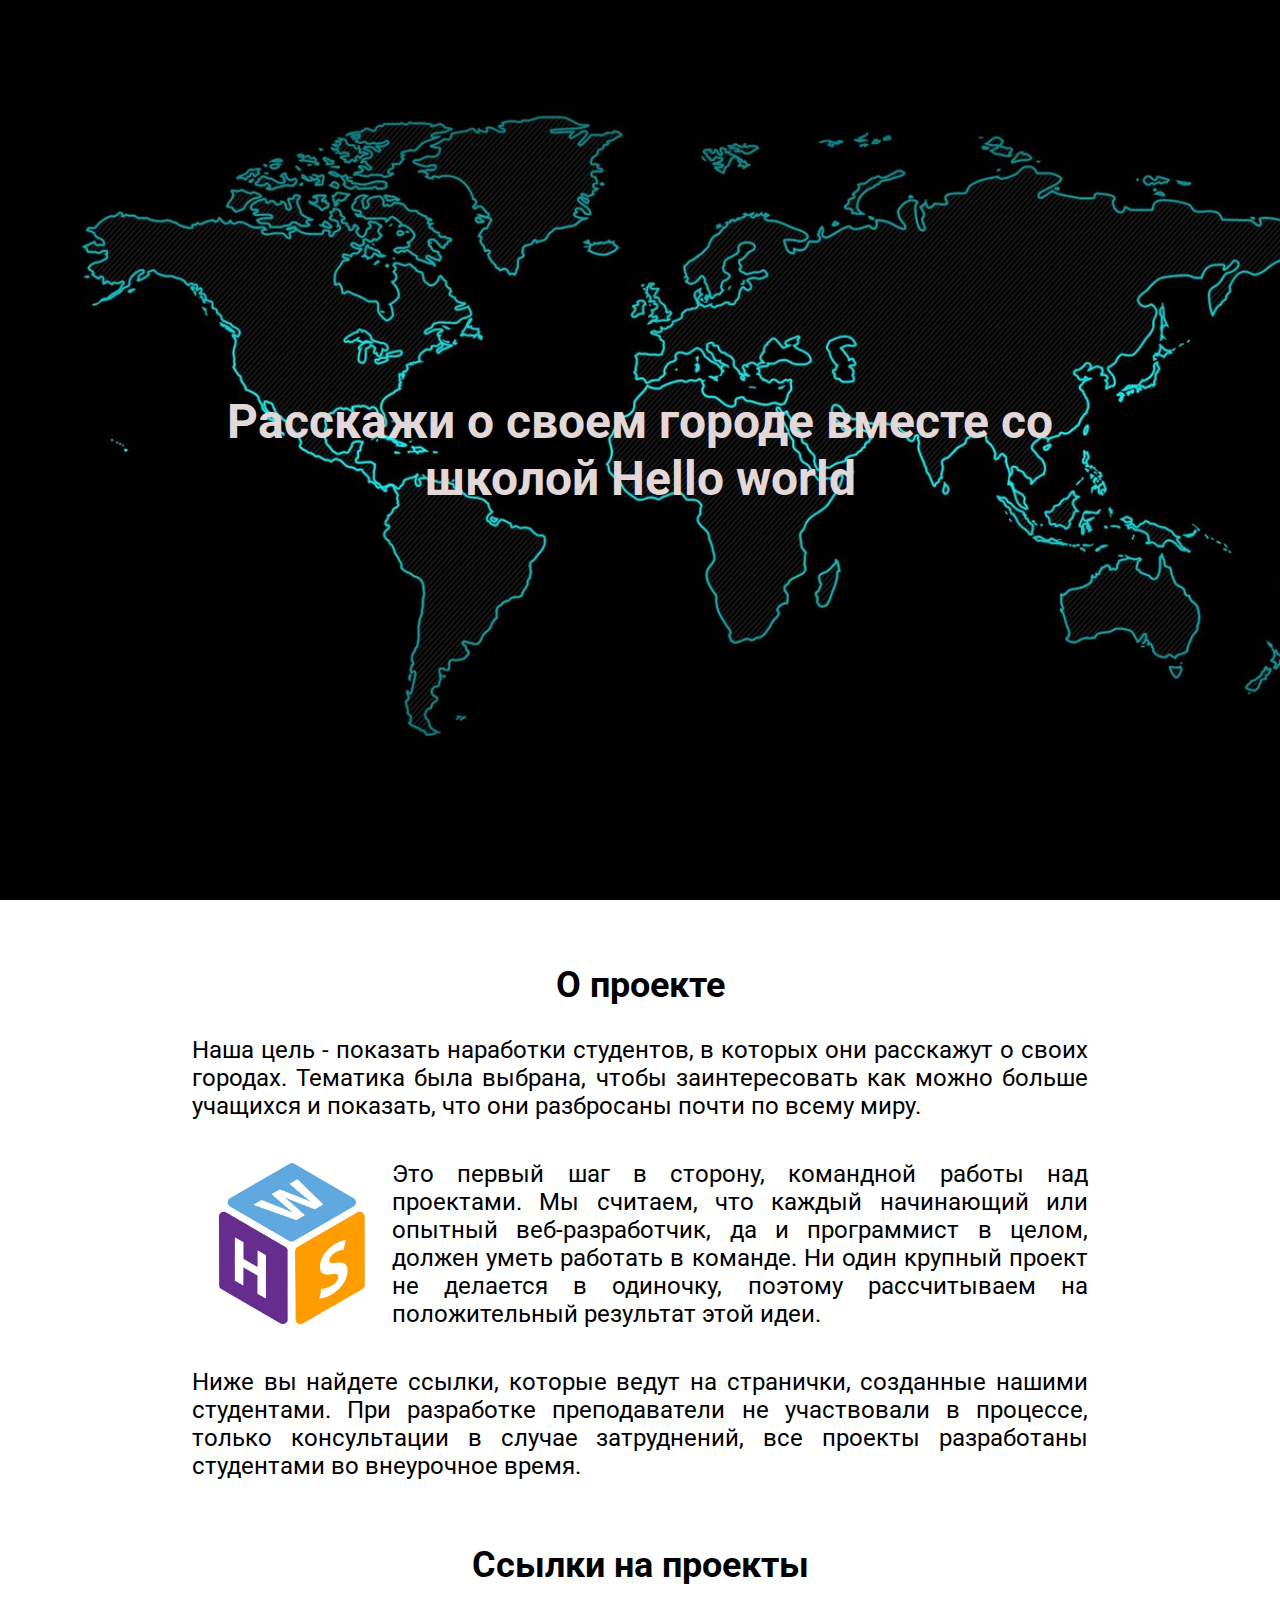
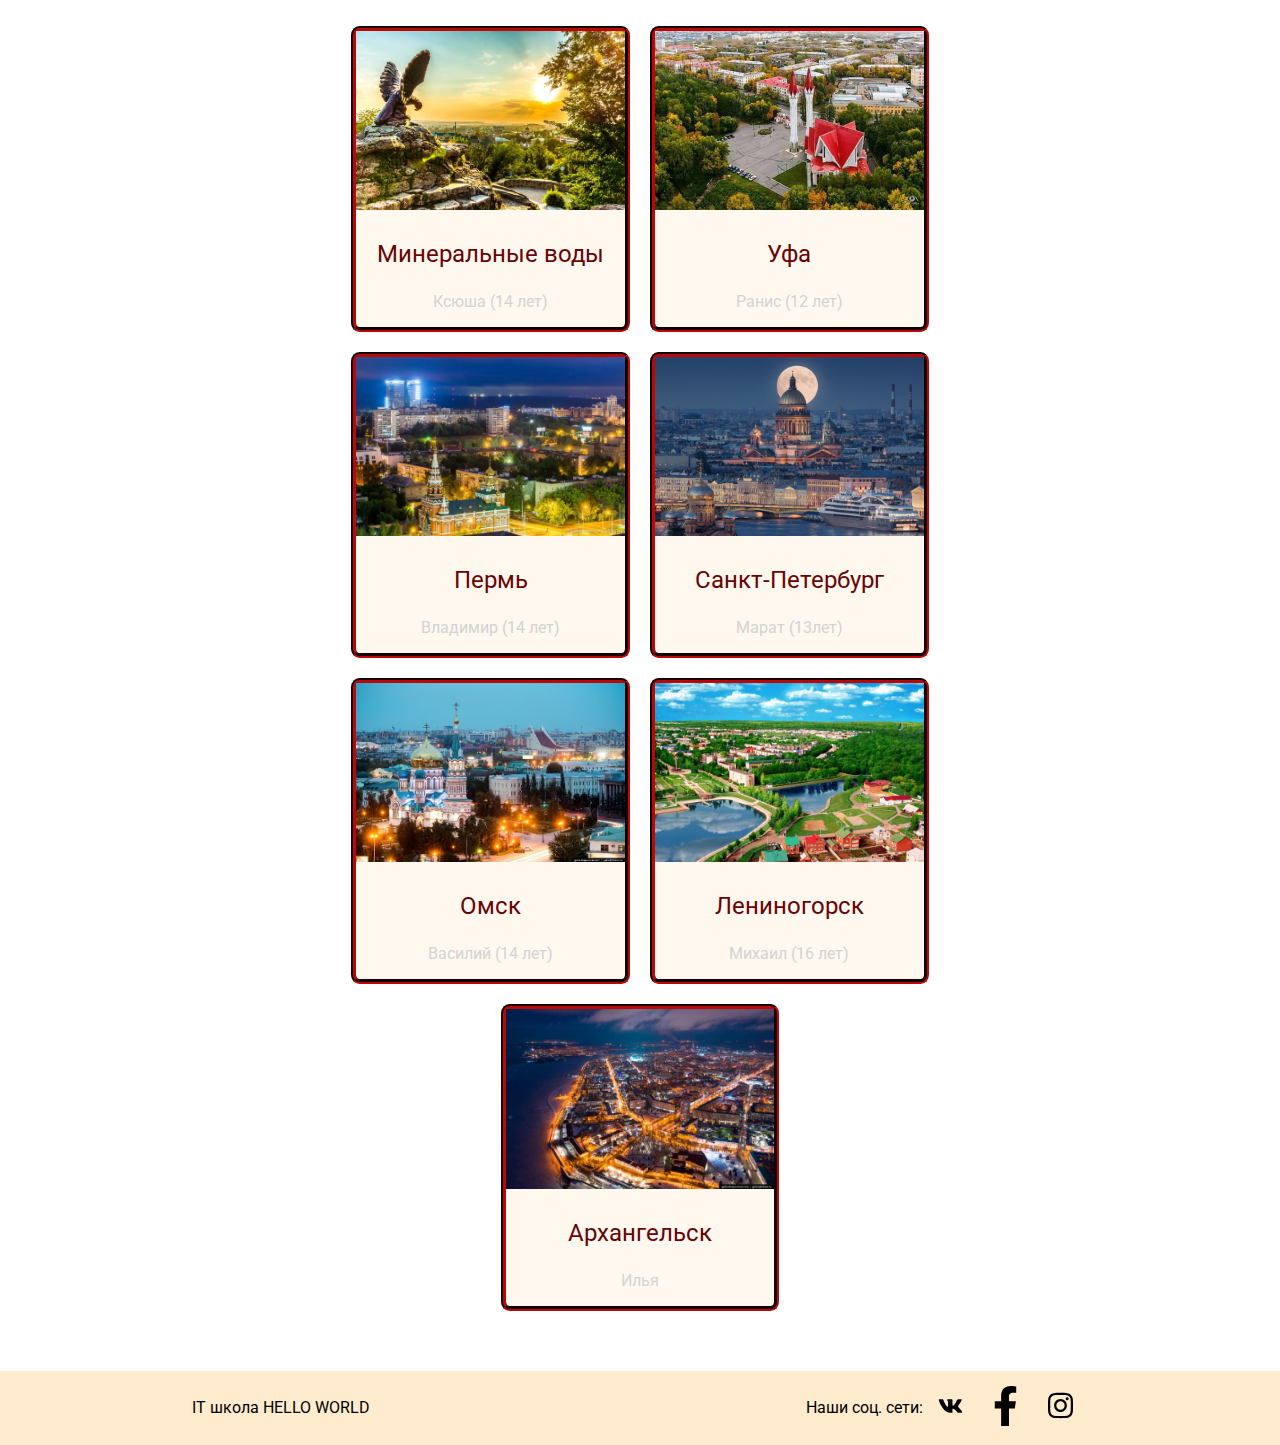
<file: index.html>
<!DOCTYPE html>
<html lang="en">
<head>
	<meta charset="UTF-8">
	<meta name="viewport" content="width=device-width, initial-scale=1.0">
	<title>Города наших студентов</title>
	<link rel="shortcut icon" type="image/png" href="img/favicon.png">
	<link rel="stylesheet" type="text/css" href="CSS/style.css">
	<link href="https://fonts.googleapis.com/css2?family=Roboto:ital,wght@0,300;0,400;1,400;1,700&display=swap" rel="stylesheet">
	<link rel="stylesheet" type="text/css" href="CSS/media.css">
</head>
<body>
	<header>
		<h1 class="container"> Расскажи о своем городе вместе со школой Hello world</h1>
	</header>
	<main>
		<article class="about">
			<div class="container">
				<h2>О проекте</h2>
				<p>
					Наша цель - показать наработки студентов, в которых они расскажут о своих городах. Тематика была выбрана, чтобы заинтересовать как можно больше учащихся и показать, что они разбросаны почти по всему миру.
				</p>
				<p class="logo">
					<img src="img/logo.jpg">
					Это первый шаг в сторону, командной работы над проектами. Мы считаем, что каждый начинающий или опытный веб-разработчик, да и программист в целом, должен уметь работать в команде. Ни один крупный проект не делается в одиночку, поэтому рассчитываем на положительный результат этой идеи.
				</p>
				<p>
					Ниже вы найдете ссылки, которые ведут на странички, созданные нашими студентами. При разработке преподаватели не участвовали в процессе, только консультации в случае затруднений, все проекты разработаны студентами во внеурочное время.
				</p>
			</div>
		</article>
		<section class="links">
			<div class="container">
				<h2>Ссылки на проекты</h2>
				<div class="parent">
					<a class="item" href="Min_vody.html" target="_blank">
						<img src="img/min_vody_title.jpg">
						<p>Минеральные воды</p>
						<p class="author">Ксюша (14 лет)</p>
					</a>
					<a class="item" href="Ufa.html" target="_blank">
						<img src="img/ufa_title.jpeg">
						<p>Уфа</p>
						<p class="author">Ранис (12 лет)</p>
					</a>
					<a class="item" href="Perm.html" target="_blank">
						<img src="img/Perm_title.jpg">
						<p>Пермь</p>
						<p class="author"> Владимир (14 лет)</p>
					</a>
					<a class="item" href="Piter.html" target="_blank">
						<img src="img/Piter_title.jpg">
						<p>Санкт-Петербург</p>
						<p class="author"> Марат (13лет)</p>
					</a>
					<a class="item" href="Omsk.html" target="_blank">
						<img src="img/Omsk_title.jpg">
						<p>Омск</p>
						<p class="author">Василий (14 лет)</p>
					</a>
					<a class="item" href="Leninogorsk.html" target="_blank">
						<img src="img/Leninogorsk_title.jpg">
						<p>Лениногорск</p>
						<p class="author">Михаил (16 лет)</p>
					</a>
					<a class="item" href="Arkhangelsk/html/index.html" target="_blank">
						<img src="img/Arkhangelsk_title.jpg">
						<p>Архангельск</p>
						<p class="author">Илья</p>
					</a>
				</div>
			</div>
		</section>
	</main>
	<footer class="container">
		<a href="https://hwschool.online/" class="main_link" target="_blank">IT школа HELLO WORLD</a>
		<p class="social">Наши соц. сети: 
			<a href="https://vk.com/hw_school" target="_blank">
				<img src="img/vk-brands.svg" alt="иконка ВК">
			</a>
			<a href="https://www.facebook.com/hwschool.online/" target="_blank">
				<img src="img/facebook-f-brands.svg" alt="иконка Фейсбук">
			</a>
			<a href="https://www.instagram.com/hw_school/" target="_blank">
				<img src="img/instagram-brands.svg" alt="иконка Инстраграм">
			</a>
		</p>
	</footer>
</body>
</html>
</file>
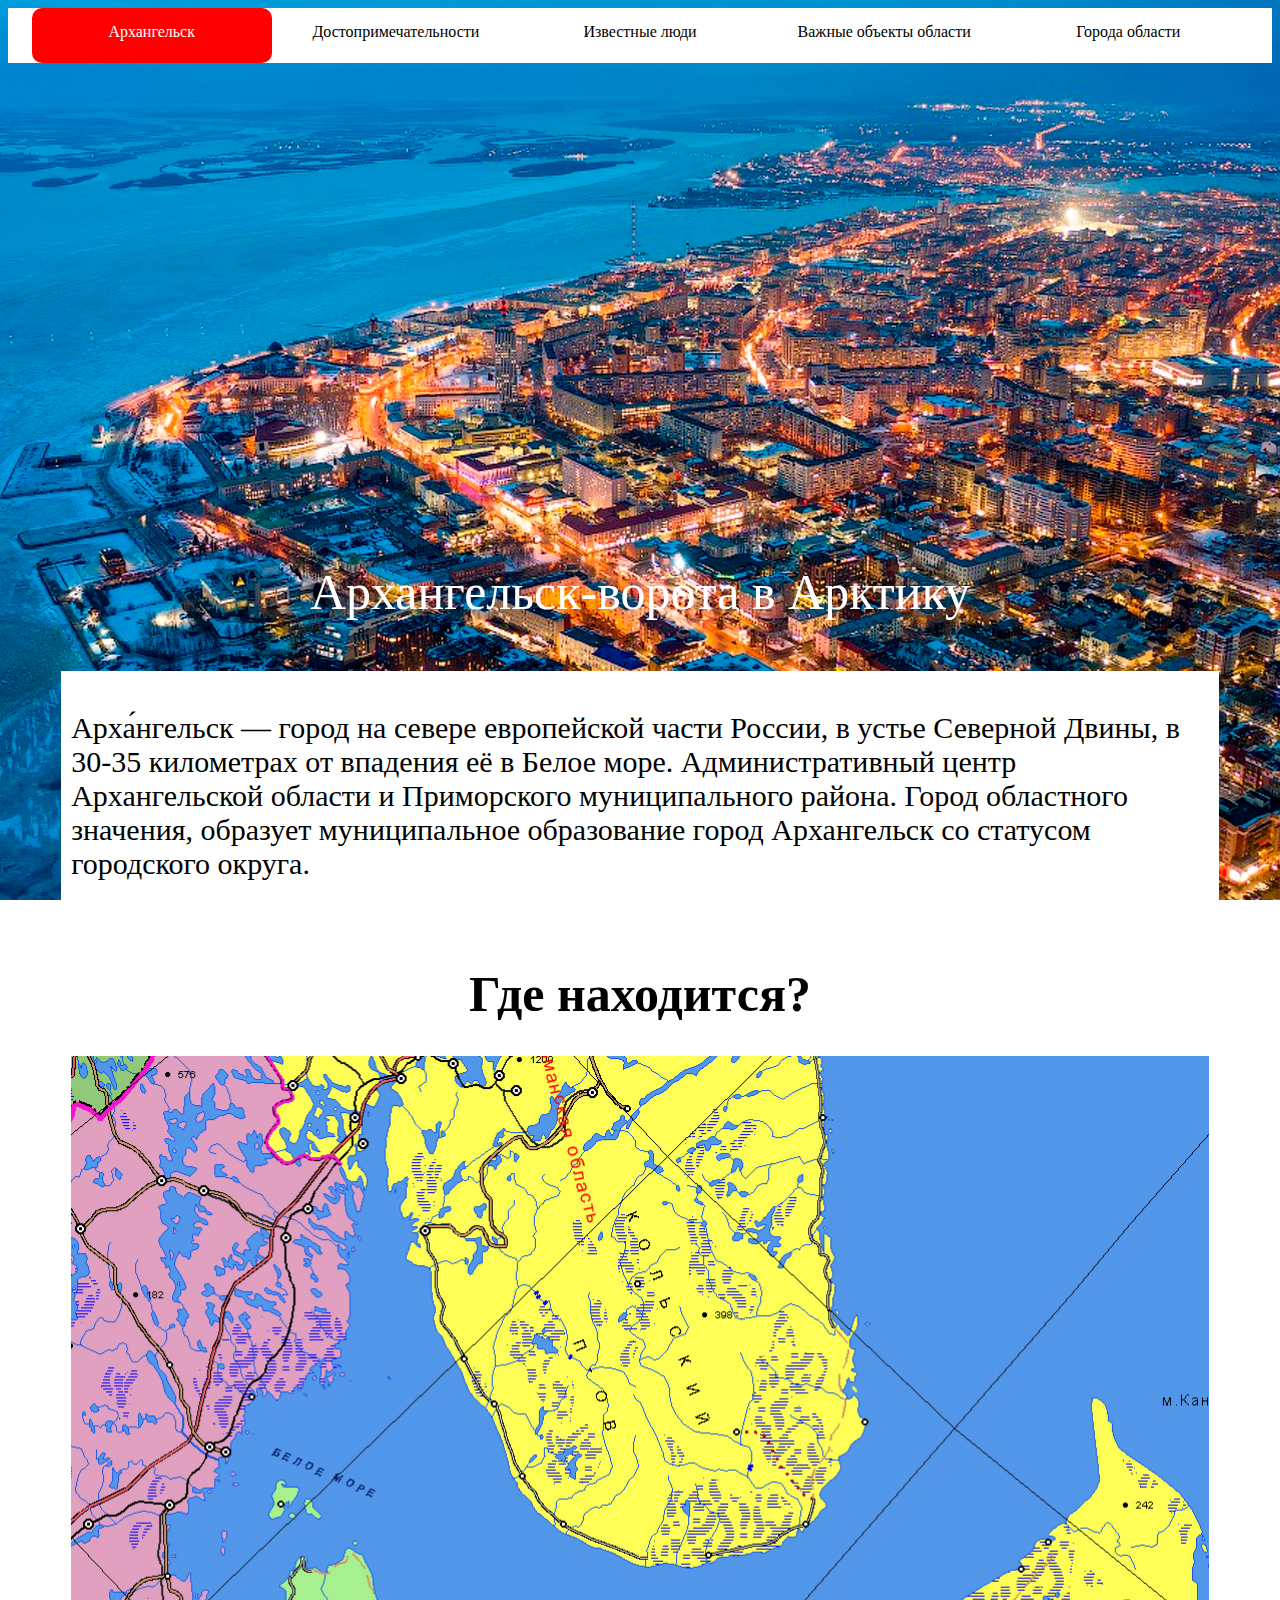
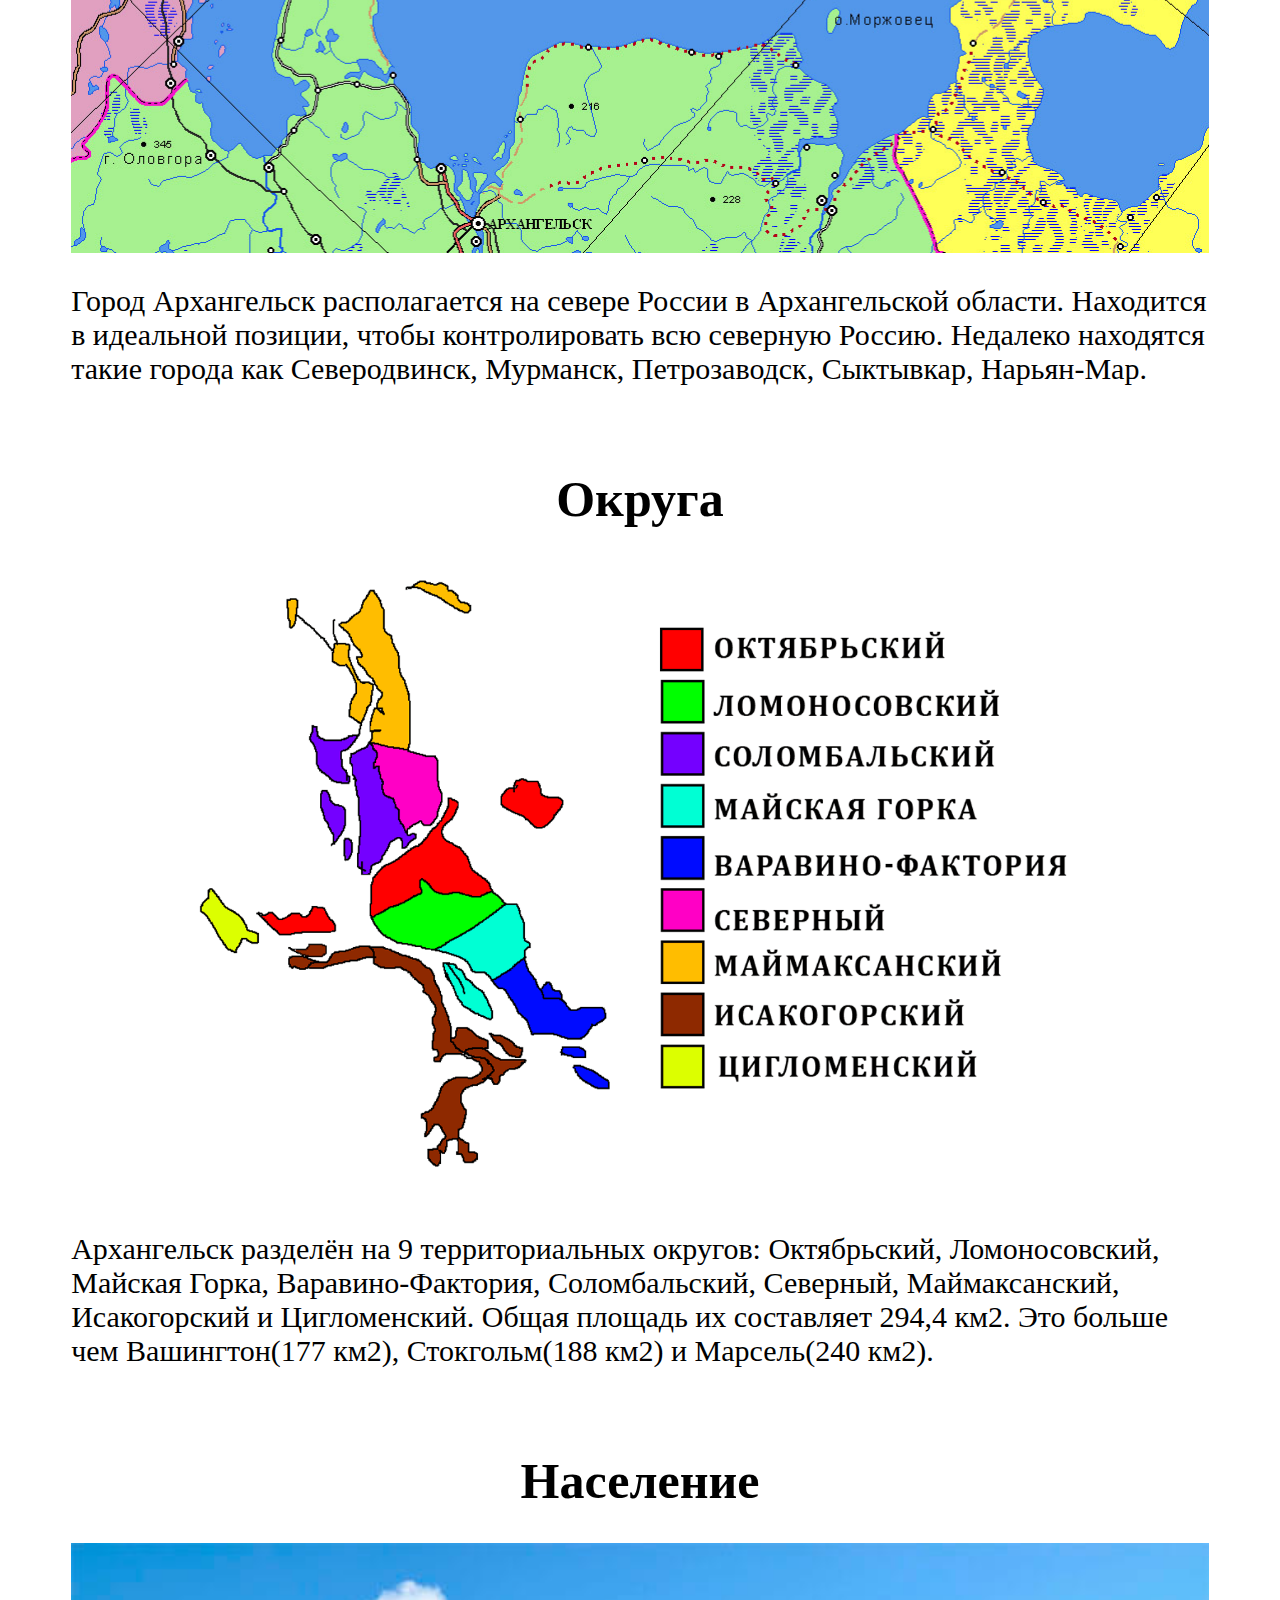
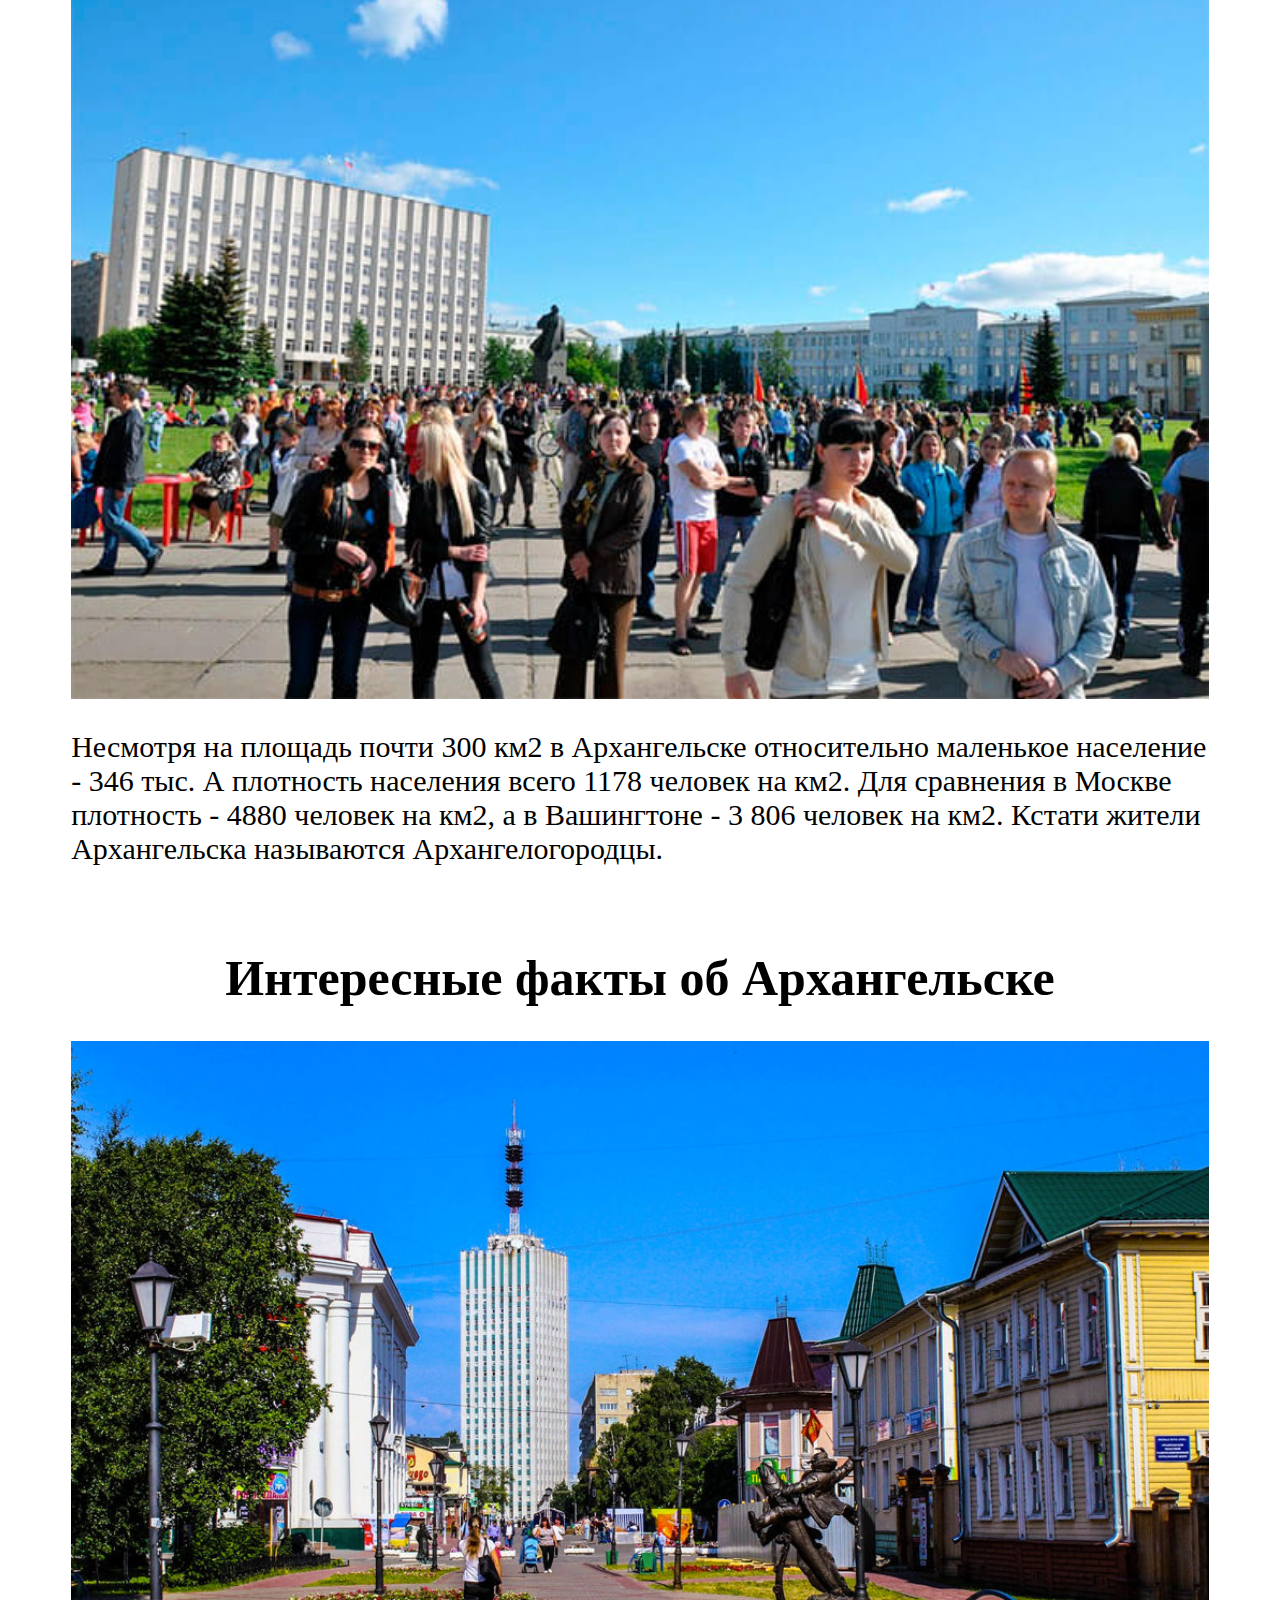
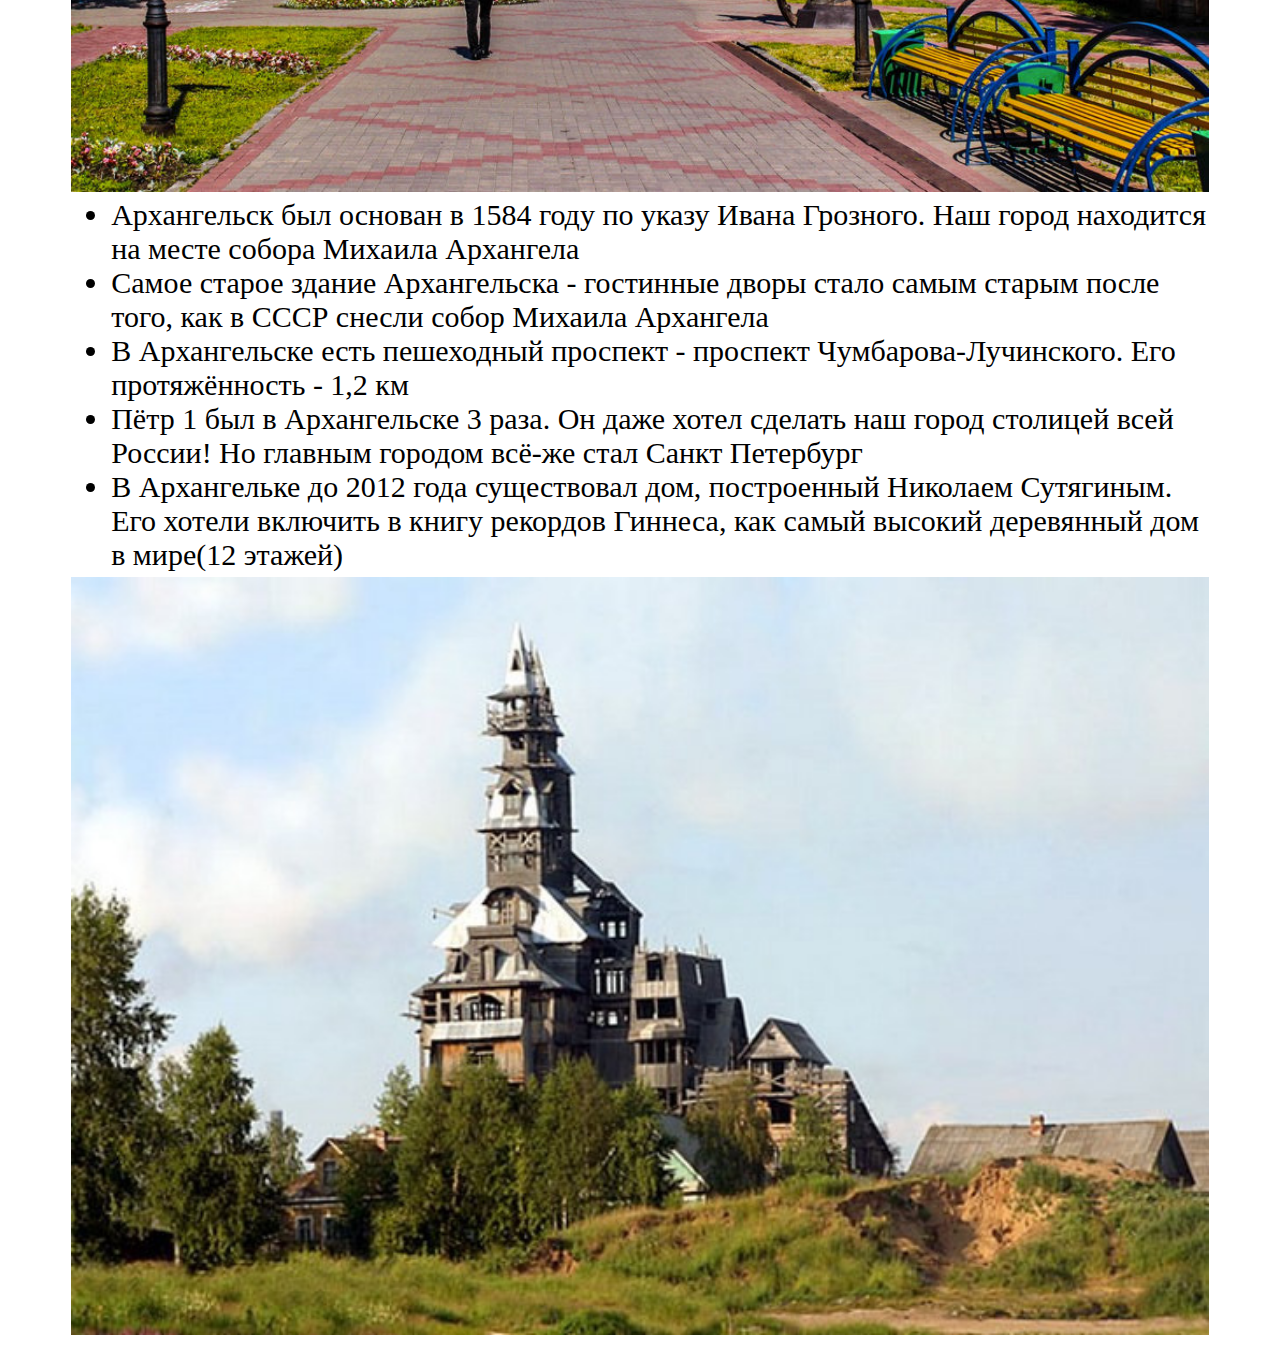
<file: Arkhangelsk/html/index.html>
<!DOCTYPE html>
<html>
<head>
	<link rel="stylesheet" type="text/css" href="../css/menu.css">
	<link rel="stylesheet" type="text/css" href="../css/style.css">
<title>Наш сайт</title>
</head>

<body>
	<nav>
		<div class="buttons">
			<a href="index.html" class="info1">Архангельск</a>
			<a href="attractions.html" class="info">Достопримечательности</a>
			<a href="celebrities.html" class="info">Известные люди</a>
			<a href="important.html" class="info">Важные объекты области</a>
			<a href="cities.html" class="info">Города области</a>
		</div>
	</nav>
	<p class="h">Архангельск-ворота в Арктику</p>
	<div class="container">
		<p class="text">	
			Арха́нгельск — город на севере европейской части России, в устье Северной Двины, в 30-35 километрах от впадения её в Белое море. Административный центр Архангельской области и Приморского муниципального района. Город областного значения, образует муниципальное образование город Архангельск со статусом городского округа.
		</p>
	</div>
	<div class="container">
		<h1>Где находится?</h1>
		<img src="../img/index/map_ws.jpg">
		<p class="text">	
				Город Архангельск располагается на севере России в Архангельской области. Находится в идеальной позиции, чтобы контролировать всю северную Россию. Недалеко находятся такие города как Северодвинск, Мурманск, Петрозаводск, Сыктывкар, Нарьян-Мар.
		</p>
	</div>
	<div class="container">	
		<h1>Округа</h1> 
		<img src="../img/index/карта_арх.png">
		<p class="text">
			Архангельск разделён на 9 территориальных округов: Октябрьский, Ломоносовский, Майская Горка, Варавино-Фактория, Соломбальский, Северный, Маймаксанский, Исакогорский и Цигломенский. Общая площадь их составляет 294,4 км2. Это больше чем Вашингтон(177 км2), Стокгольм(188 км2) и Марсель(240 км2).
		</p>
	</div>
	<div class="container">	 
		<h1>Население</h1> 
		<img src="../img/index/n_a.jpg">
		<p class="text">
			Несмотря на площадь почти 300 км2 в Архангельске относительно маленькое население - 346 тыс. А плотность населения всего 1178 человек на км2. Для сравнения в Москве плотность - 4880 человек на км2, а в Вашингтоне - 3 806 человек на км2. Кстати жители Архангельска называются Архангелогородцы.
		</p>
	</div>
	<div class="container">	 
		<h1>Интересные факты об Архангельске</h1> 
		<img src="../img/index/charh.jpg">
		<ul>
			<li>Архангельск был основан в 1584 году по указу Ивана Грозного. Наш город находится на месте собора Михаила Архангела</li>
			<li>Самое старое здание Архангельска - гостинные дворы стало самым старым после того, как в СССР снесли собор Михаила Архангела</li>
			<li>В Архангельске есть пешеходный проспект - проспект Чумбарова-Лучинского. Его протяжённость - 1,2 км</li>
			<li>Пётр 1 был в Архангельске 3 раза. Он даже хотел сделать наш город столицей всей России! Но главным городом всё-же стал Санкт Петербург</li>
			<li>В Архангельке до 2012 года существовал дом, построенный Николаем Сутягиным. Его хотели включить в книгу рекордов Гиннеса, как самый высокий деревянный дом в мире(12 этажей)</li>
		</ul>
		<img src="../img/index/4f72f1s-960.jpg">
	</div>

</body>
</file>
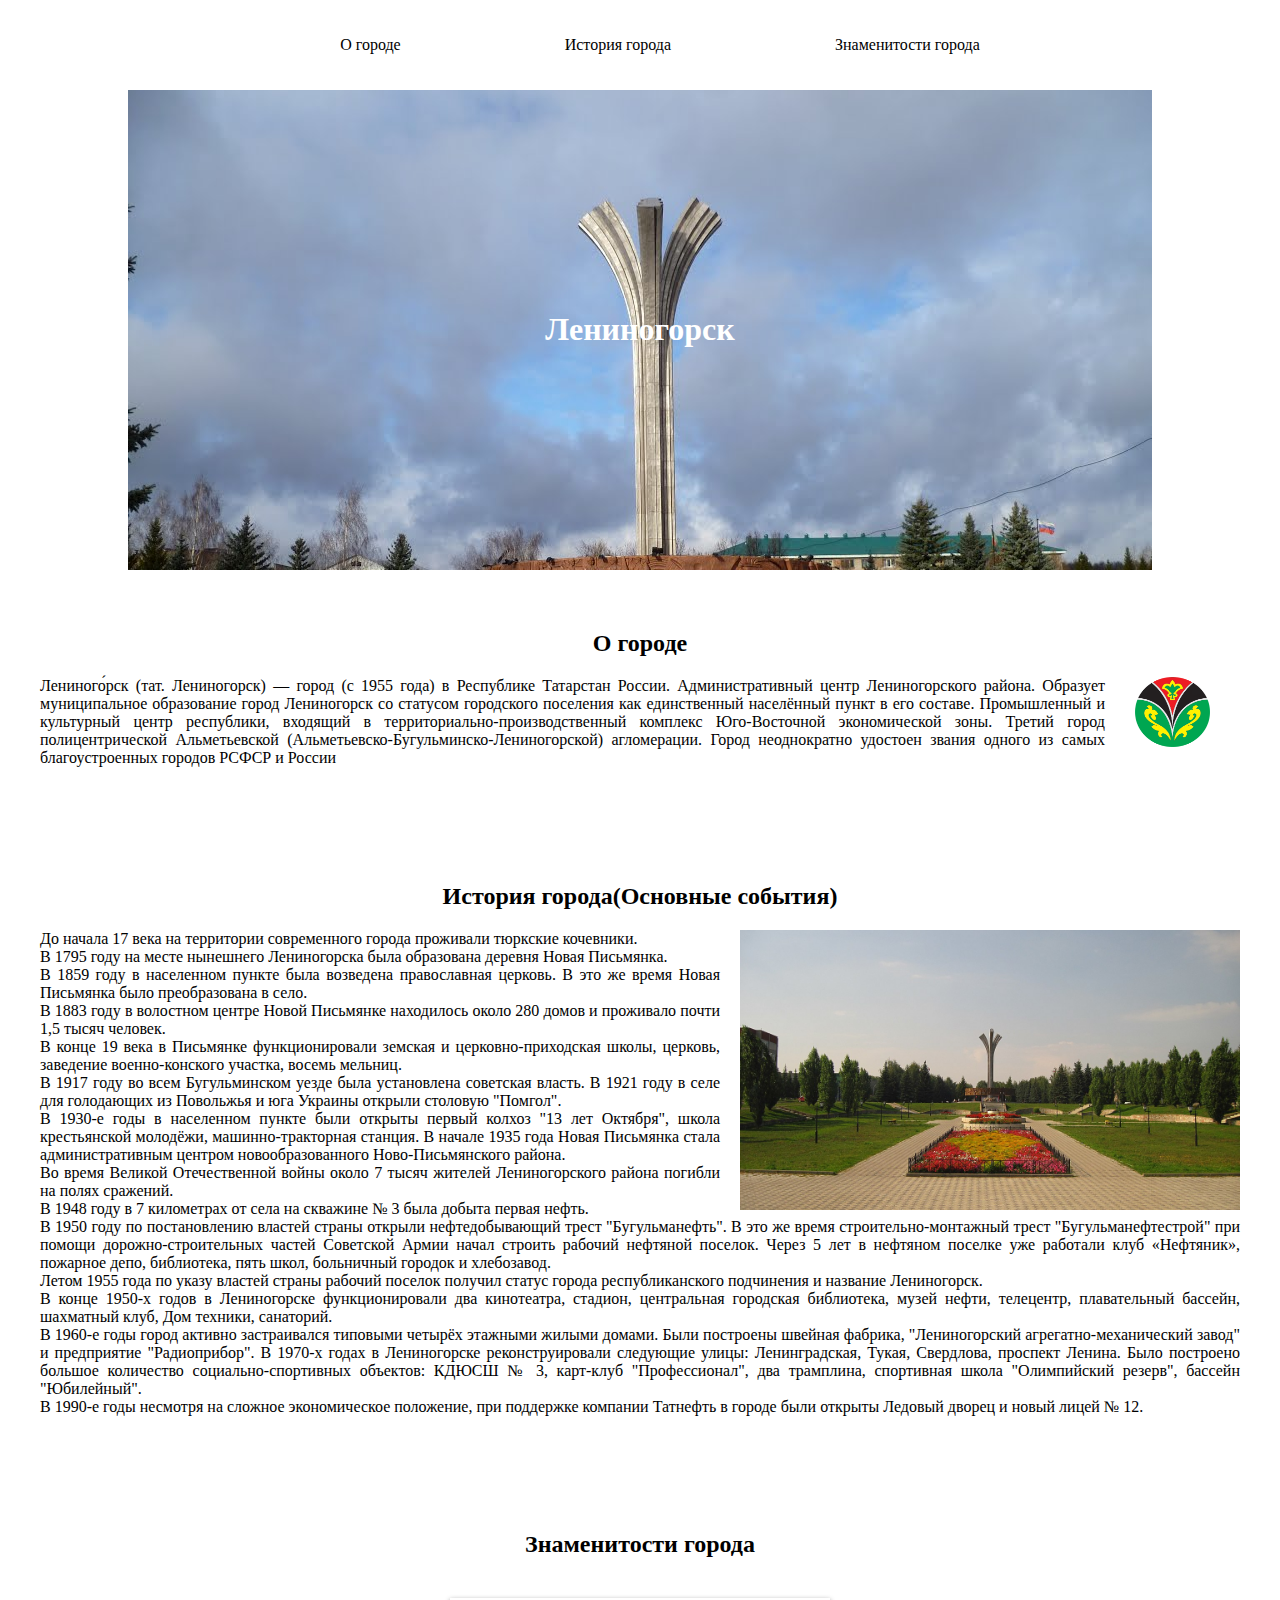
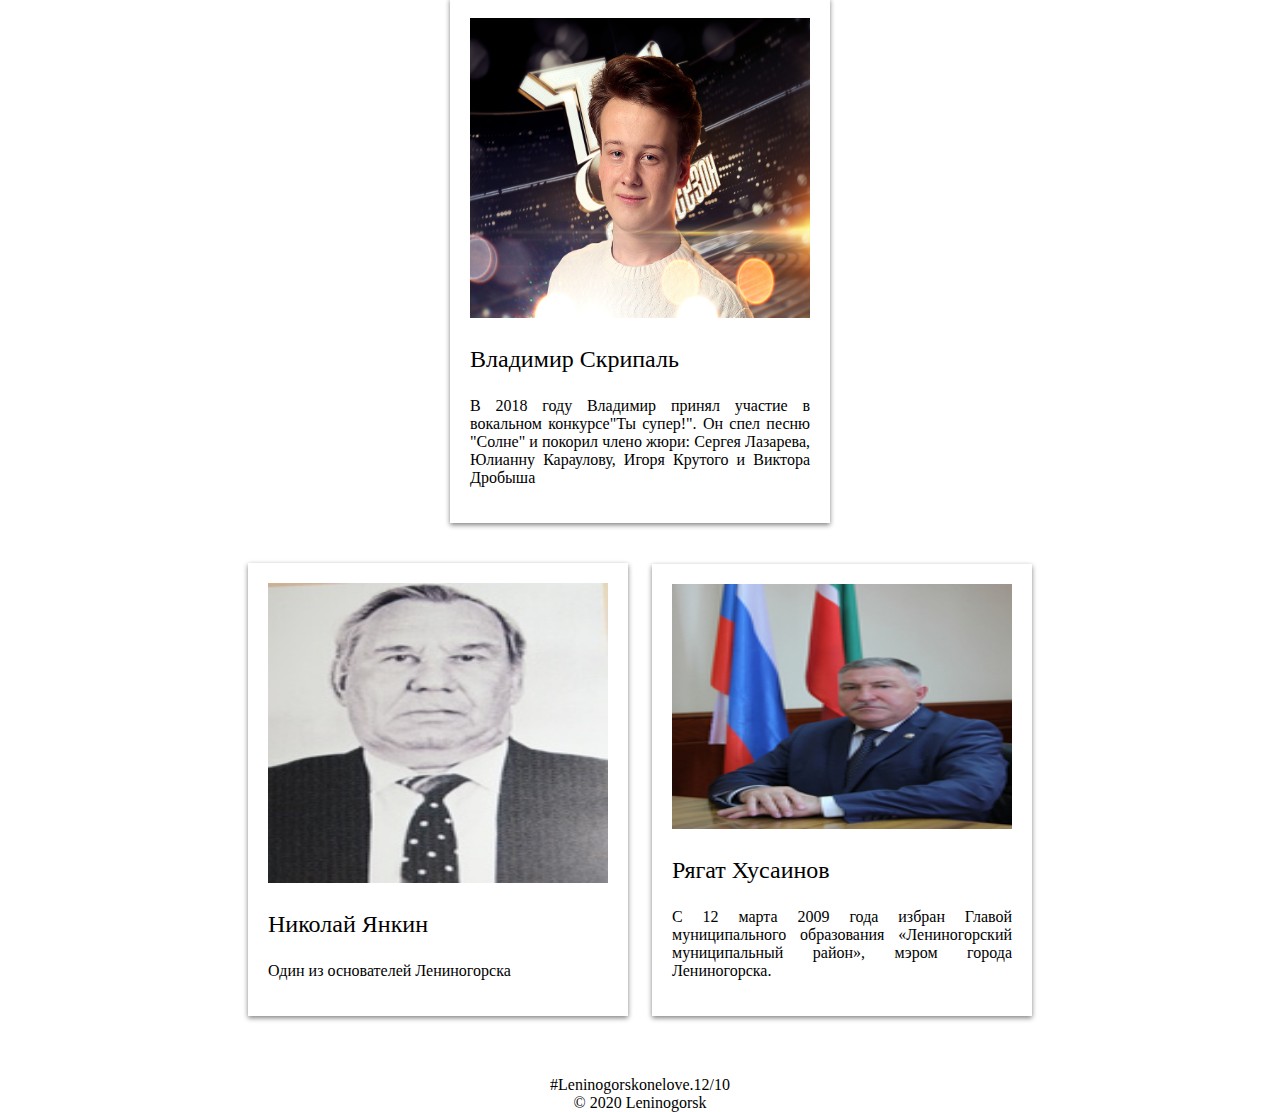
<file: Leninogorsk.html>
<!DOCTYPE html>
<html>
<head>
	<title>Лениногорк</title>
	<link rel="stylesheet" type="text/css" href="Leninog_style.css">
</head>
<body>
	<div class="background">
	<header>
		<nav class="main-menu">
			<ul class="main-menu-list">
			<li><a href="#about">О городе</a></li>
			<li><a href="#history">История города</a></li>
			<li><a href="#celebrities">Знаменитости города</a></li>
			</ul>	
		</nav>
		<div class="name-city">
		<h1>Лениногорск</h1>
		</div>
	</header>
	<div id="about">
		<h2>О городе</h2>
		<img src="img/Leninog/len.png"width="75" height="70" alt="Герб">
		<p>Лениного́рск (тат. Лениногорск) — город (с 1955 года) в Республике Татарстан России. Административный центр Лениногорского района.

Образует муниципальное образование город Лениногорск со статусом городского поселения как единственный населённый пункт в его составе.

Промышленный и культурный центр республики, входящий в территориально-производственный комплекс Юго-Восточной экономической зоны. Третий город полицентрической Альметьевской (Альметьевско-Бугульминско-Лениногорской) агломерации. Город неоднократно удостоен звания одного из самых благоустроенных городов РСФСР и России</p>
	</div>
	<div id="history">
		<h2>История города(Основные события)</h2>
		<img src="img/Leninog/fontan.jpg" alt="Фонтан нефти">
		<p>До начала 17 века на территории современного города проживали тюркские кочевники.<br>

В 1795 году на месте нынешнего Лениногорска была образована деревня Новая Письмянка.<br>

В 1859 году в населенном пункте была возведена православная церковь. В это же время Новая Письмянка было преобразована в село.<br>

В 1883 году в волостном центре Новой Письмянке находилось около 280 домов и проживало почти 1,5 тысяч человек.<br>

В конце 19 века в Письмянке функционировали земская и церковно-приходская школы, церковь, заведение военно-конского участка, восемь мельниц.<br>

В 1917 году во всем Бугульминском уезде была установлена советская власть. В 1921 году в селе для голодающих из Повольжья и юга Украины открыли столовую "Помгол".<br>

В 1930-е годы в населенном пункте были открыты первый колхоз "13 лет Октября", школа крестьянской молодёжи, машинно-тракторная станция. В начале 1935 года Новая Письмянка стала административным центром новообразованного Ново-Письмянского района.<br>

Во время Великой Отечественной войны около 7 тысяч жителей Лениногорского района погибли на полях сражений.<br>

В 1948 году в 7 километрах от села на скважине № 3 была добыта первая нефть.<br>

В 1950 году по постановлению властей страны открыли нефтедобывающий трест "Бугульманефть". В это же время строительно-монтажный трест "Бугульманефтестрой" при помощи дорожно-строительных частей Советской Армии начал строить рабочий нефтяной поселок. Через 5 лет в нефтяном поселке уже работали клуб «Нефтяник», пожарное депо, библиотека, пять школ, больничный городок и хлебозавод.<br>

Летом 1955 года по указу властей страны рабочий поселок получил статус города республиканского подчинения и название Лениногорск.<br>

В конце 1950-х годов в Лениногорске функционировали два кинотеатра, стадион, центральная городская библиотека, музей нефти, телецентр, плавательный бассейн, шахматный клуб, Дом техники, санаторий.<br>

В 1960-е годы город активно застраивался типовыми четырёх этажными жилыми домами. Были построены швейная фабрика, "Лениногорский агрегатно-механический завод" и предприятие "Радиоприбор".

В 1970-х годах в Лениногорске реконструировали следующие улицы: Ленинградская, Тукая, Свердлова, проспект Ленина. Было построено большое количество социально-спортивных объектов: КДЮСШ № 3, карт-клуб "Профессионал", два трамплина, спортивная школа "Олимпийский резерв", бассейн "Юбилейный".<br>

В 1990-е годы несмотря на сложное экономическое положение, при поддержке компании Татнефть в городе были открыты Ледовый дворец и новый лицей № 12.</p>
	</div>
	<div id="celebrities">
		<h2>Знаменитости города</h2>
		<div class="people">
		<img src="img/Leninog/skripal.jpg" width="75" height="300"alt="Скрипаль">
		<h3>Владимир Скрипаль</h3>
  			<p>В 2018 году Владимир принял участие в вокальном конкурсе"Ты супер!". Он спел песню "Солне" и покорил члено жюри: Сергея Лазарева, Юлианну Караулову, Игоря Крутого и Виктора Дробыша</p>
		</div>
		<div>
			<div class="people">
		<img src="img/Leninog/nikolai.jpg"width="75" height="300"alt="Николай Янкин">
		<h3>Николай Янкин</h3>
  			<p>Один из основателей Лениногорска</p>
		</div>
		<div class="people">
		<img src="img/Leninog/husainov.jpg"width="75" height="300"alt="Мер города" class="husainov">
		<h3>Рягат Хусаинов</h3>
  			<p>С 12 марта 2009 года избран Главой муниципального образования «Лениногорский муниципальный район», мэром города Лениногорска.</p>
		</div>
		</div>
	</div>
	<footer>
		<p class="hashtag">&num;Leninogorskonelove.12/10</p>
		<p class="copyright">&copy; 2020 Leninogorsk</p>
	</footer>
</div>
</body>
</html>
</file>
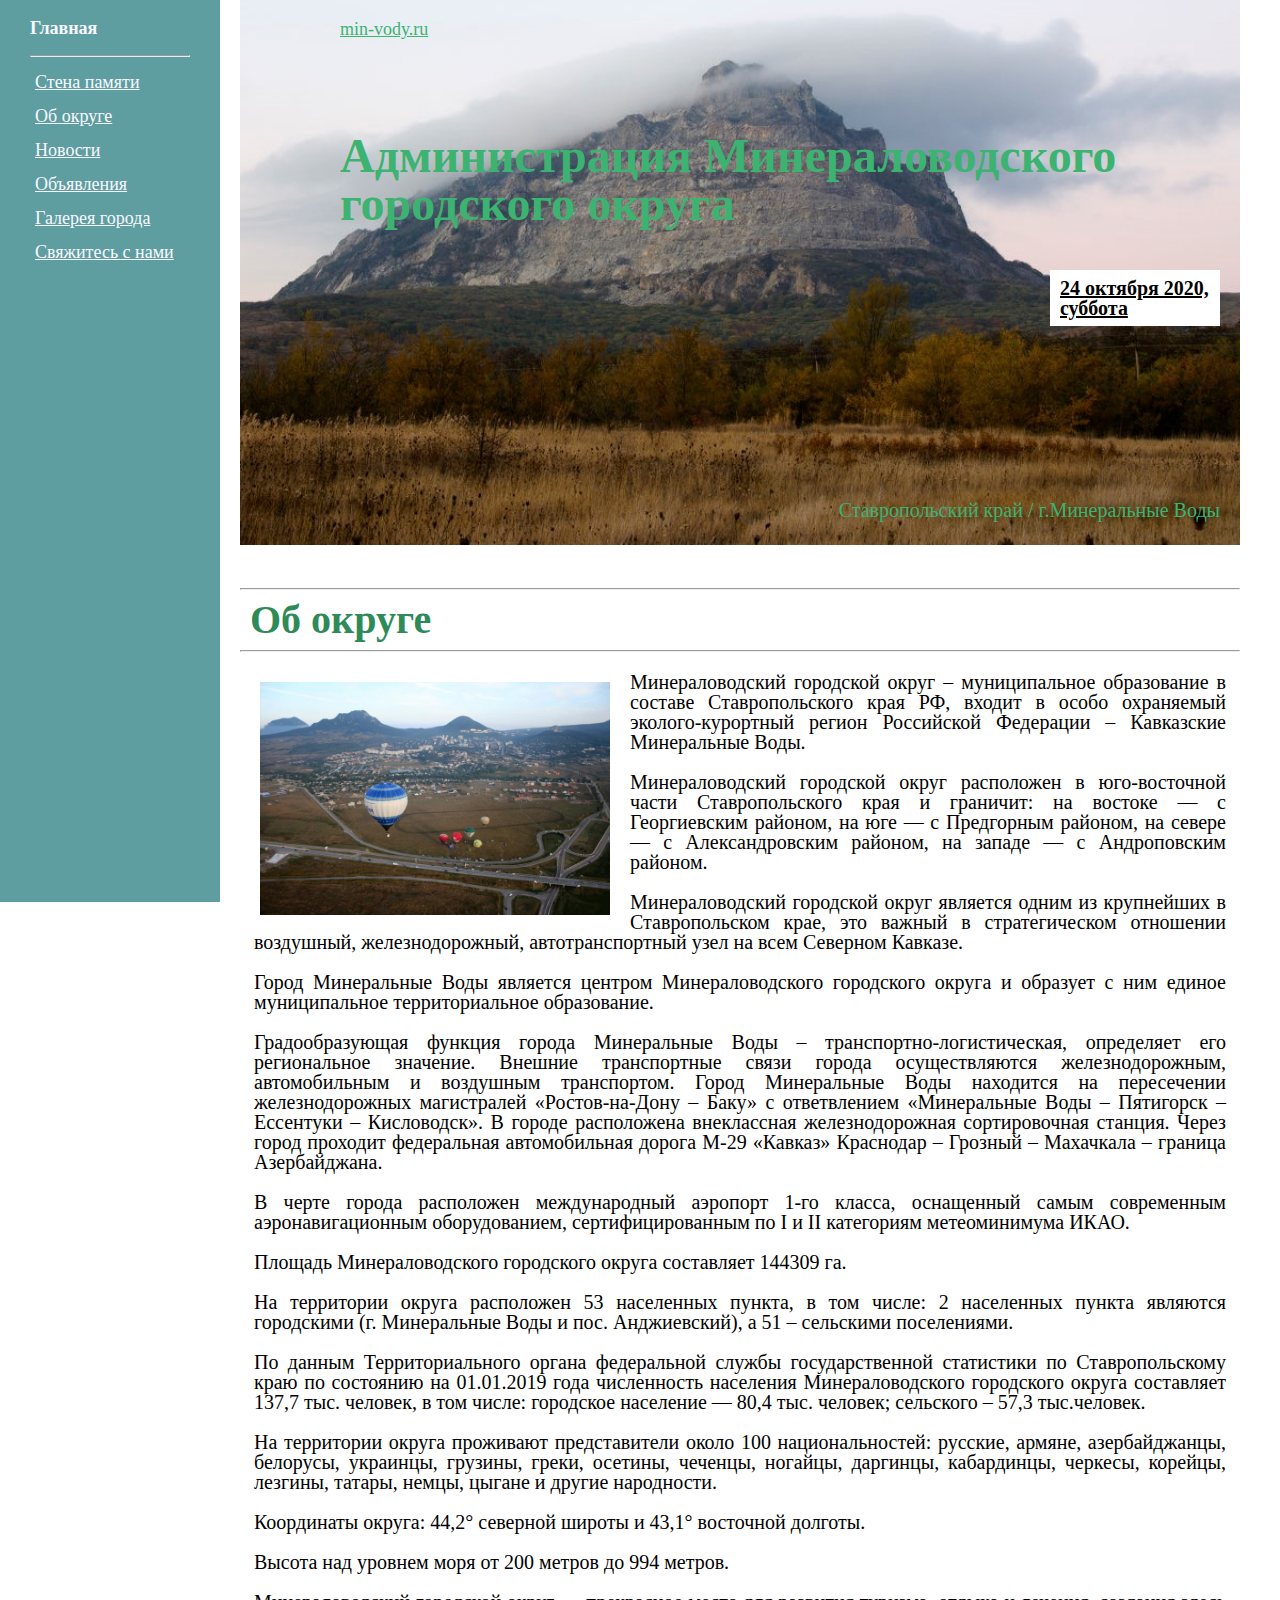
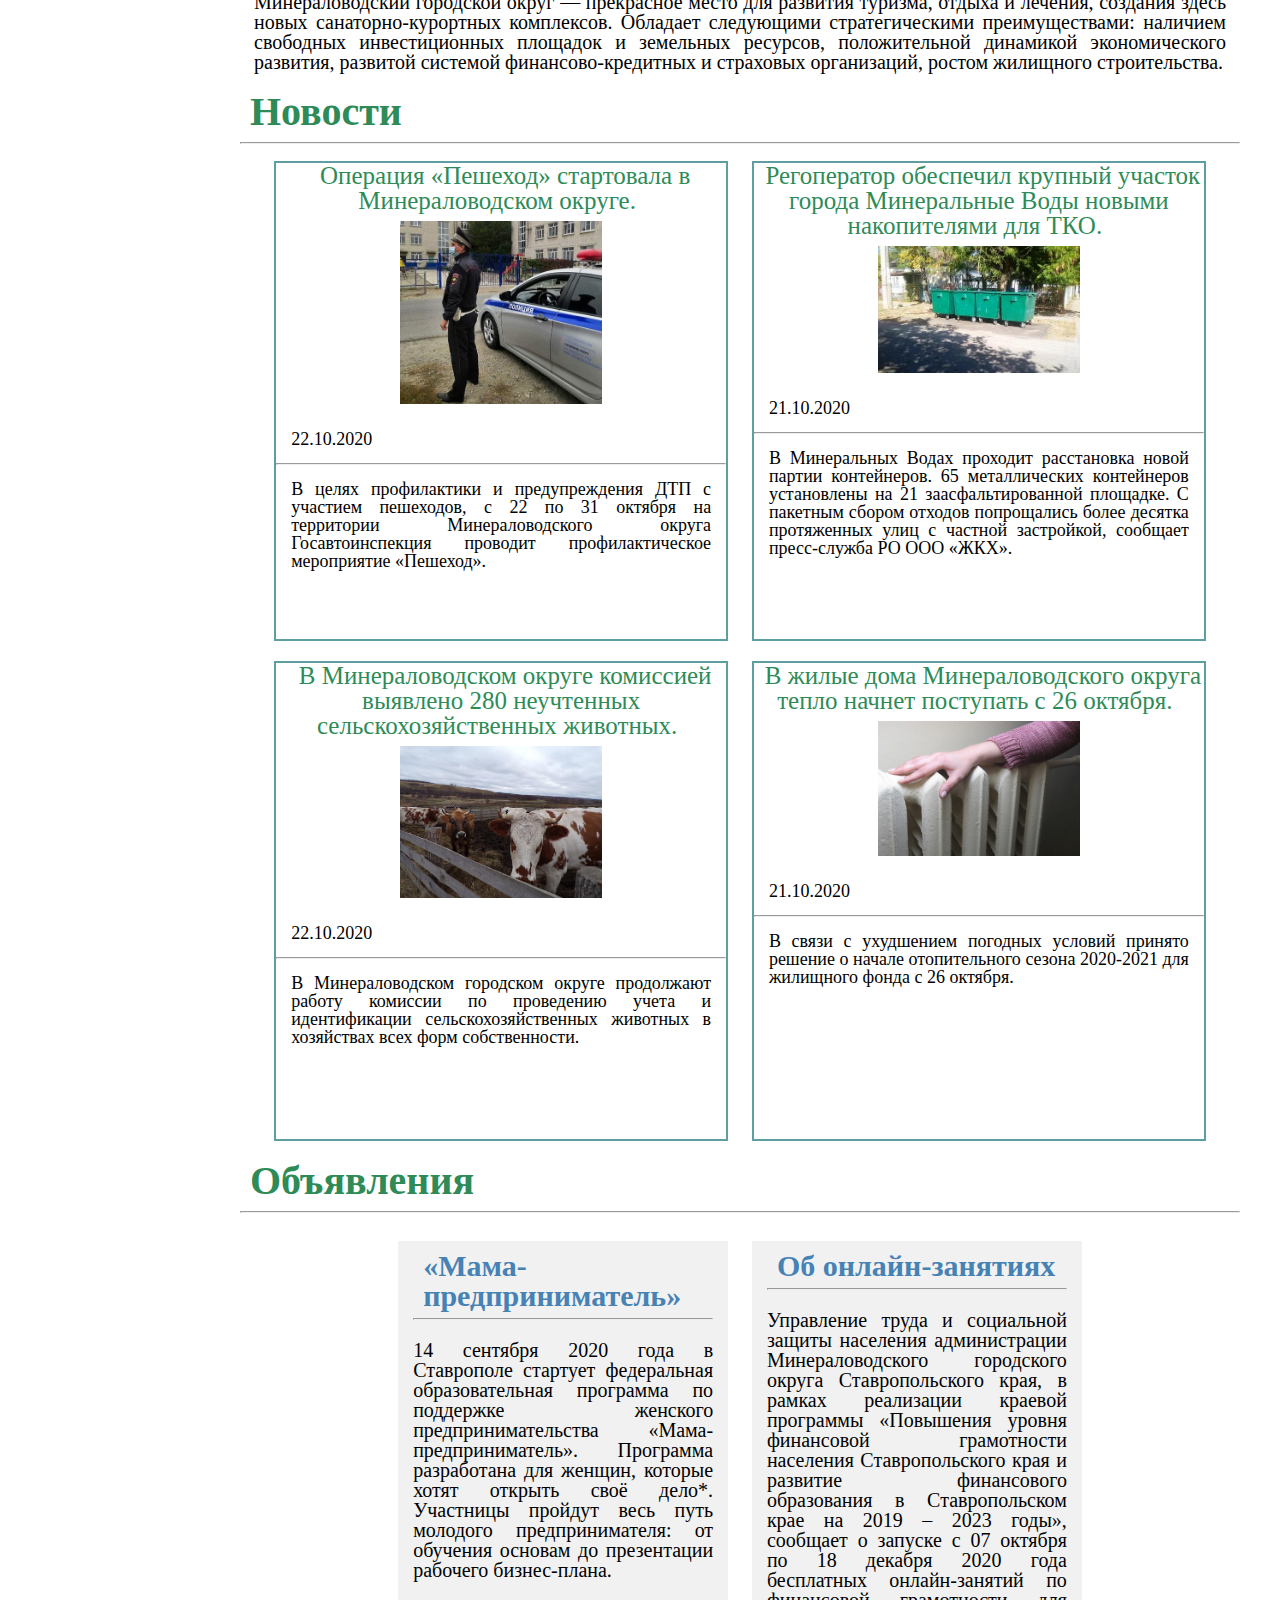
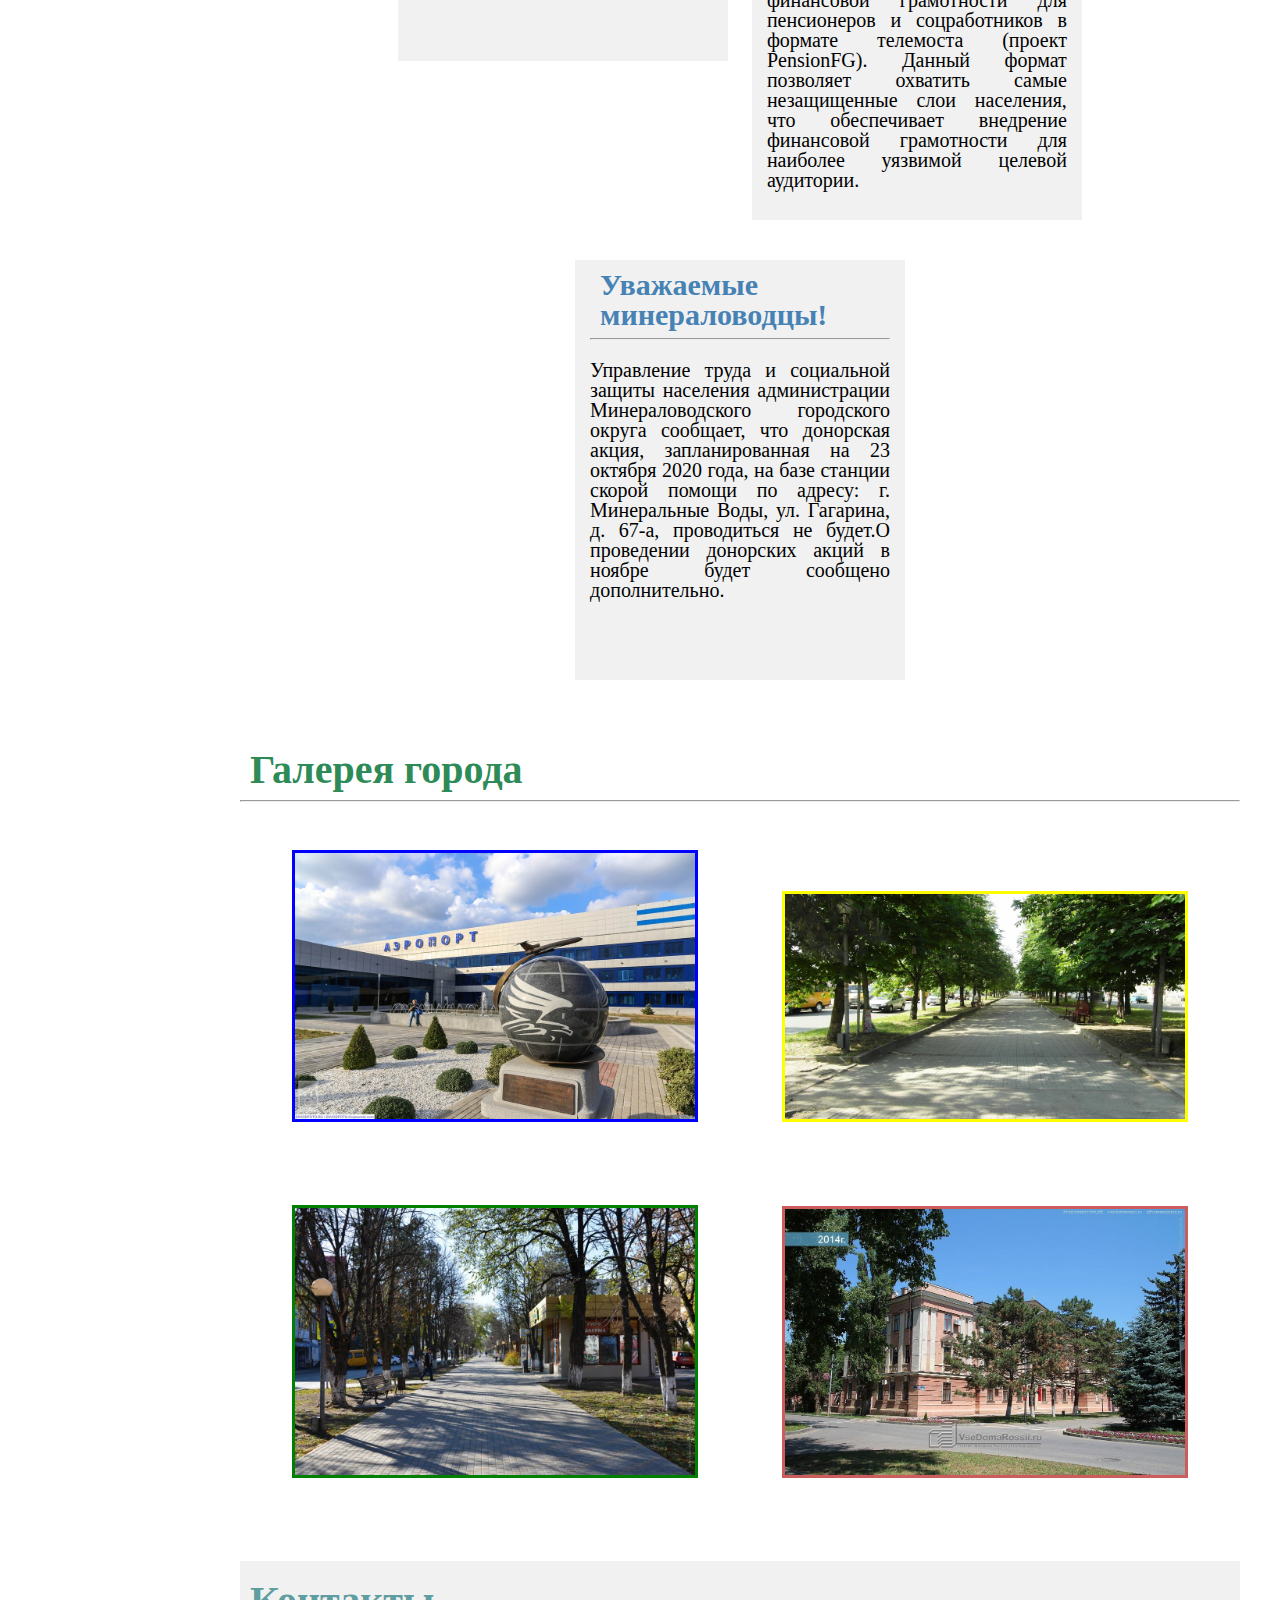
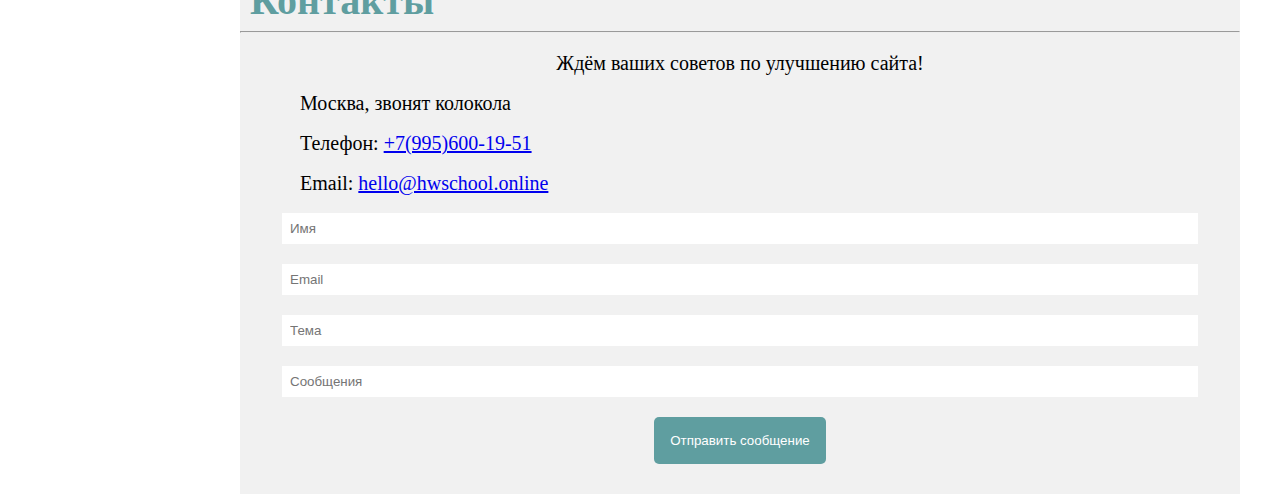
<file: Min_vody.html>
<!DOCTYPE html>

<html>

<head>
	<title>Администация Минераловодского городского округа</title>
	<link rel="stylesheet" type="text/css" href="CSS/Min_vody.css">
</head>

<body>

	<div class="menu">
		<h3>Главная</h3>
		<hr>
		<div>
			<a href="http://min-vodi.ru/stena-pamyati/">Стена памяти</a>
			<a href="#district">Об округе</a>
			<a href="#news">Новости</a>
			<a href="#obyavlenia">Объявления</a>
			<a href="#gallery">Галерея города</a>
			<a href="#form">Свяжитесь с нами</a>
		</div>
	</div>
		<div class="main">
			<div id="header">
			<h1>Администрация Минераловодского городского округа</h1>
			<h3> 24 октября 2020, суббота</h3>
			<p>Ставропольский край / г.Минеральные Воды</p>
			<a href="#">min-vody.ru</a>
		</div>
		<hr>
		<div id="district">
			<h3>Об oкруге</h3>
			<hr>
			<div>
				<img src="img/Min_vody/округ.jpg" alt="district">
				<p>Минераловодский городской округ – муниципальное образование в составе Ставропольского края РФ, входит в особо охраняемый эколого-курортный регион Российской Федерации – Кавказские Минеральные Воды. <br>
				<br>
				Минераловодский городской округ расположен в юго-восточной части Ставропольского края и граничит: на востоке — с Георгиевским районом, на юге — с Предгорным районом, на севере — с Александровским районом, на западе — с Андроповским районом. <br>
				<br>
				Минераловодский городской округ является одним из крупнейших в Ставропольском крае, это важный в стратегическом отношении воздушный, железнодорожный, автотранспортный узел на всем Северном Кавказе. <br>
				<br>
				Город Минеральные Воды является центром Минераловодского городского округа и образует с ним единое муниципальное территориальное образование. <br>
				<br>
				Градообразующая функция города Минеральные Воды – транспортно-логистическая, определяет его региональное значение. Внешние транспортные связи города осуществляются железнодорожным, автомобильным и воздушным транспортом. Город Минеральные Воды находится на пересечении железнодорожных магистралей «Ростов-на-Дону – Баку» с ответвлением «Минеральные Воды – Пятигорск – Ессентуки – Кисловодск». В городе расположена внеклассная железнодорожная сортировочная станция. Через город проходит федеральная автомобильная дорога М-29 «Кавказ» Краснодар – Грозный – Махачкала – граница Азербайджана. <br>
				<br>
				В черте города расположен международный аэропорт 1-го класса, оснащенный самым современным аэронавигационным оборудованием, сертифицированным по I и II категориям метеоминимума ИКАО. <br>
				<br>
				Площадь Минераловодского городского округа составляет 144309 га. <br>
				<br>
				На территории округа расположен 53 населенных пункта, в том числе: 2 населенных пункта являются городскими (г. Минеральные Воды и пос. Анджиевский), а 51 – сельскими поселениями. <br>
				<br>
				По данным Территориального органа федеральной службы государственной статистики по Ставропольскому краю по состоянию на 01.01.2019 года численность населения Минераловодского городского округа составляет 137,7 тыс. человек, в том числе: городское население — 80,4 тыс. человек; сельского – 57,3 тыс.человек. <br>
				<br>
				На территории округа проживают представители около 100 национальностей: русские, армяне, азербайджанцы, белорусы, украинцы, грузины, греки, осетины, чеченцы, ногайцы, даргинцы, кабардинцы, черкесы, корейцы, лезгины, татары, немцы, цыгане и другие народности. <br>
				<br>
				Координаты округа: 44,2° северной широты и 43,1° восточной долготы. <br>
				<br>
				Высота над уровнем моря от 200 метров до 994 метров. <br>
				<br>
				Минераловодский городской округ — прекрасное место для развития туризма, отдыха и лечения, создания здесь новых санаторно-курортных комплексов. Обладает следующими стратегическими преимуществами: наличием свободных инвестиционных площадок и земельных ресурсов, положительной динамикой экономического развития, развитой системой финансово-кредитных и страховых организаций, ростом жилищного строительства. <br>
			</div>
		</div>
		<div id="news">
			<h3>Новости</h3>
			<hr>
			<div class="tidings">
				<a href="http://min-vodi.ru/news/media/2020/10/22/operatsiya-peshehod-startovala-v-mineralovodskom-okruge/">Операция «Пешеход» стартовала в Минераловодском округе.</a>
				<div>
					<img src="img/Min_vody/мент.jpg" alt="cop">
					<p>22.10.2020</p>
					<hr>
					<p>В целях профилактики и предупреждения ДТП с участием пешеходов, с 22 по 31 октября на территории Минераловодского округа Госавтоинспекция проводит профилактическое мероприятие «Пешеход».</p>
				</div>
			</div>
			<div class="tidings">
				<a href="http://min-vodi.ru/news/media/2020/10/21/regoperator-obespechil-krupnyij-uchastok-goroda-mineralnyie-vodyi-novyimi-nakopitelyami-dlya-tko/">Регоператор обеспечил крупный участок города Минеральные Воды новыми накопителями для ТКО.</a>
				<div>
					<img src="img/Min_vody/мусорные баки.jpg" alt="rubbish">
					<p>21.10.2020</p>
					<hr>
					<p>В Минеральных Водах проходит расстановка новой партии контейнеров. 65 металлических контейнеров установлены на 21 заасфальтированной площадке. С пакетным сбором отходов попрощались более десятка протяженных улиц с частной застройкой, сообщает пресс-служба РО ООО «ЖКХ».</p>
				</div>
			</div>
			<div class="tidings">
				<a href="http://min-vodi.ru/news/media/2020/10/22/v-mineralovodskom-okruge-komissiej-vyiyavleno-280-neuchtennyih-selskohozyajstvennyih-zhivotnyih/">В Минераловодском округе комиссией выявлено 280 неучтенных сельскохозяйственных животных.</a>
				<div>
					<img src="img/Min_vody/коровкиии.jpg" alt="cows">
					<p>22.10.2020</p>
					<hr>
					<p>В Минераловодском городском округе продолжают работу комиссии по проведению учета и идентификации сельскохозяйственных животных в хозяйствах всех форм собственности.</p>
				</div>
			</div>
			<div class="tidings">
				<a href="http://min-vodi.ru/news/media/2020/10/21/v-zhilyie-doma-mineralovodskogo-okruga-teplo-nachnet-postupat-s-26-oktyabrya/">В жилые дома Минераловодского округа тепло начнет поступать с 26 октября.</a>
				<div>
					<img src="img/Min_vody/батарея.jpg">
					<p>21.10.2020</p>
					<hr>
					<p>В связи с ухудшением погодных условий принято решение о начале отопительного сезона 2020-2021 для жилищного фонда с 26 октября.</p>
				</div>
			</div>
		</div>
		<div id="obyavlenia">
			<h3>Объявления</h3>
			<hr>
			<div class="obyavlenie">
				<h3>«Мама-предприниматель»</h3>
				<hr>
				<p>14 сентября 2020 года в Ставрополе стартует федеральная образовательная программа по поддержке женского предпринимательства «Мама-предприниматель». Программа разработана для женщин, которые хотят открыть своё дело*. Участницы пройдут весь путь молодого предпринимателя: от обучения основам до презентации рабочего бизнес-плана.</p>
			</div>
			<div class="obyavlenie">
				<h3>Об онлайн-занятиях</h3>
				<hr>
				<p>Управление труда и социальной защиты населения администрации Минераловодского городского округа Ставропольского края, в рамках реализации краевой программы «Повышения уровня финансовой грамотности населения Ставропольского края и развитие финансового образования в Ставропольском крае на 2019 – 2023 годы», сообщает о запуске с 07 октября по 18 декабря 2020 года бесплатных онлайн-занятий по финансовой грамотности для пенсионеров и соцработников в формате телемоста (проект PensionFG). Данный формат позволяет охватить самые незащищенные слои населения, что обеспечивает внедрение финансовой грамотности для наиболее уязвимой целевой аудитории.</p>
			</div>
			<div class="obyavlenie">
				<h3>Уважаемые минераловодцы!</h3>
				<hr>
				<p>Управление труда и социальной защиты населения администрации Минераловодского городского округа сообщает, что донорская акция, запланированная на 23 октября 2020 года, на базе станции скорой помощи по адресу: г. Минеральные Воды, ул. Гагарина, д. 67-а, проводиться не будет.О проведении донорских акций в ноябре будет сообщено дополнительно.</p>
			</div>
		</div>
		<div id="gallery">
			<h3>Галерея города</h3>
			<hr>
			<div class="images">
				<img id="img1" src="img/Min_vody/аэропорт.jpg" alt="plane">
				<img id="img2" src="img/Min_vody/сквер.jpg" alt="square">
				<img id="img3" src="img/Min_vody/парк.jpg" alt="park">
				<img id="img4" src="img/Min_vody/адмнстр2.jpg" alt="major">
			</div>
		</div>
		<div id="form">
			<h3>Контакты</h3>
			<hr>
			<p>Ждём ваших советов по улучшению сайта!</p>
			<p class="contact-info">
			  	Москва, звонят колокола
			</p>

			<p class="contact-info">
			  	Телефон: <a href="tel:+79956001951">+7(995)600-19-51</a>
			</p>

			<p class="contact-info">
			  	Email: <a href="mailto:hello@hwschool.online">hello@hwschool.online</a>
			</p>
			<form>
		       <p>
		           <input type="text" placeholder="Имя" name="name">
		       </p>
		       <p>
		           <input type="text" placeholder="Email" name="email">
		       </p>
		       <p>
		           <input type="text" placeholder="Тема" name="subject">
		       </p>
		       <p>
		           <input type="text" placeholder="Сообщения" name="message">
		       </p>
		       <p>
		           <button>Отправить сообщение</button>
		       </p>
	    	</form>
		</div>
	</div>
</body>

</html>
</file>
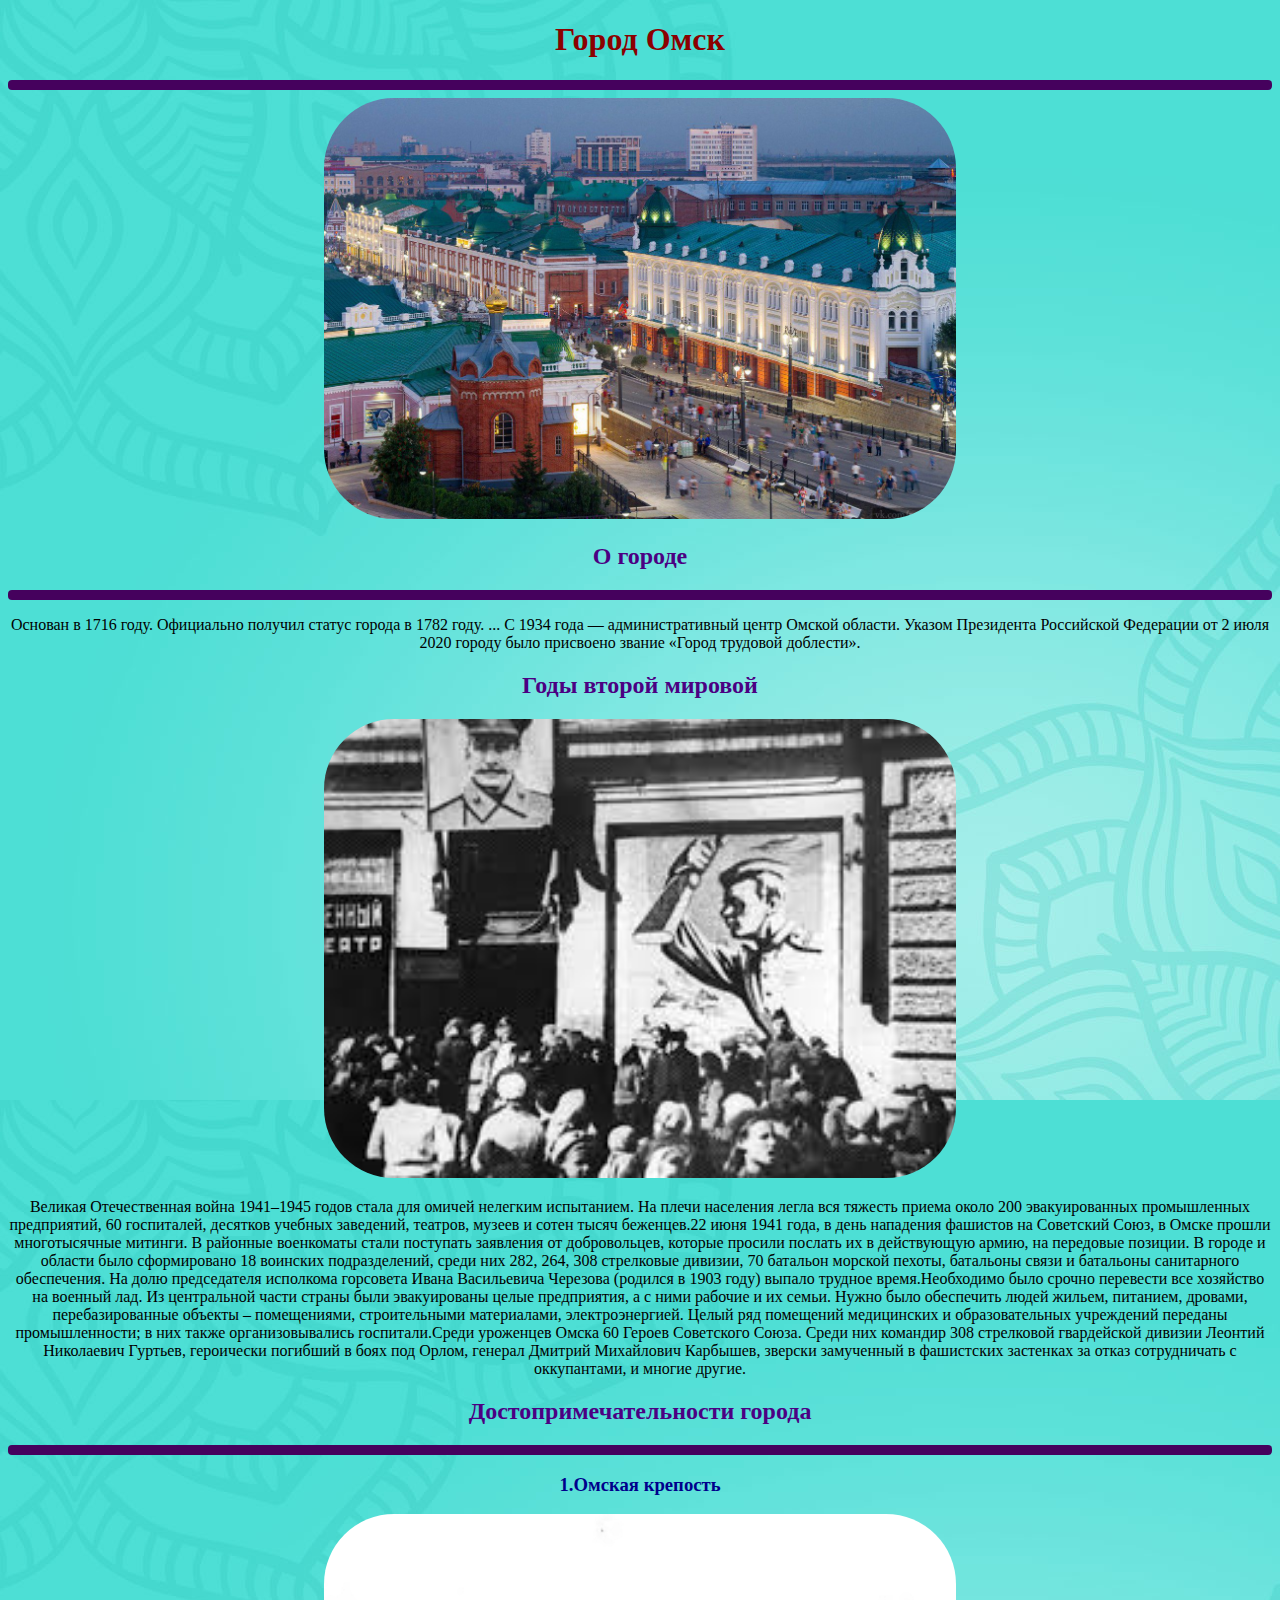
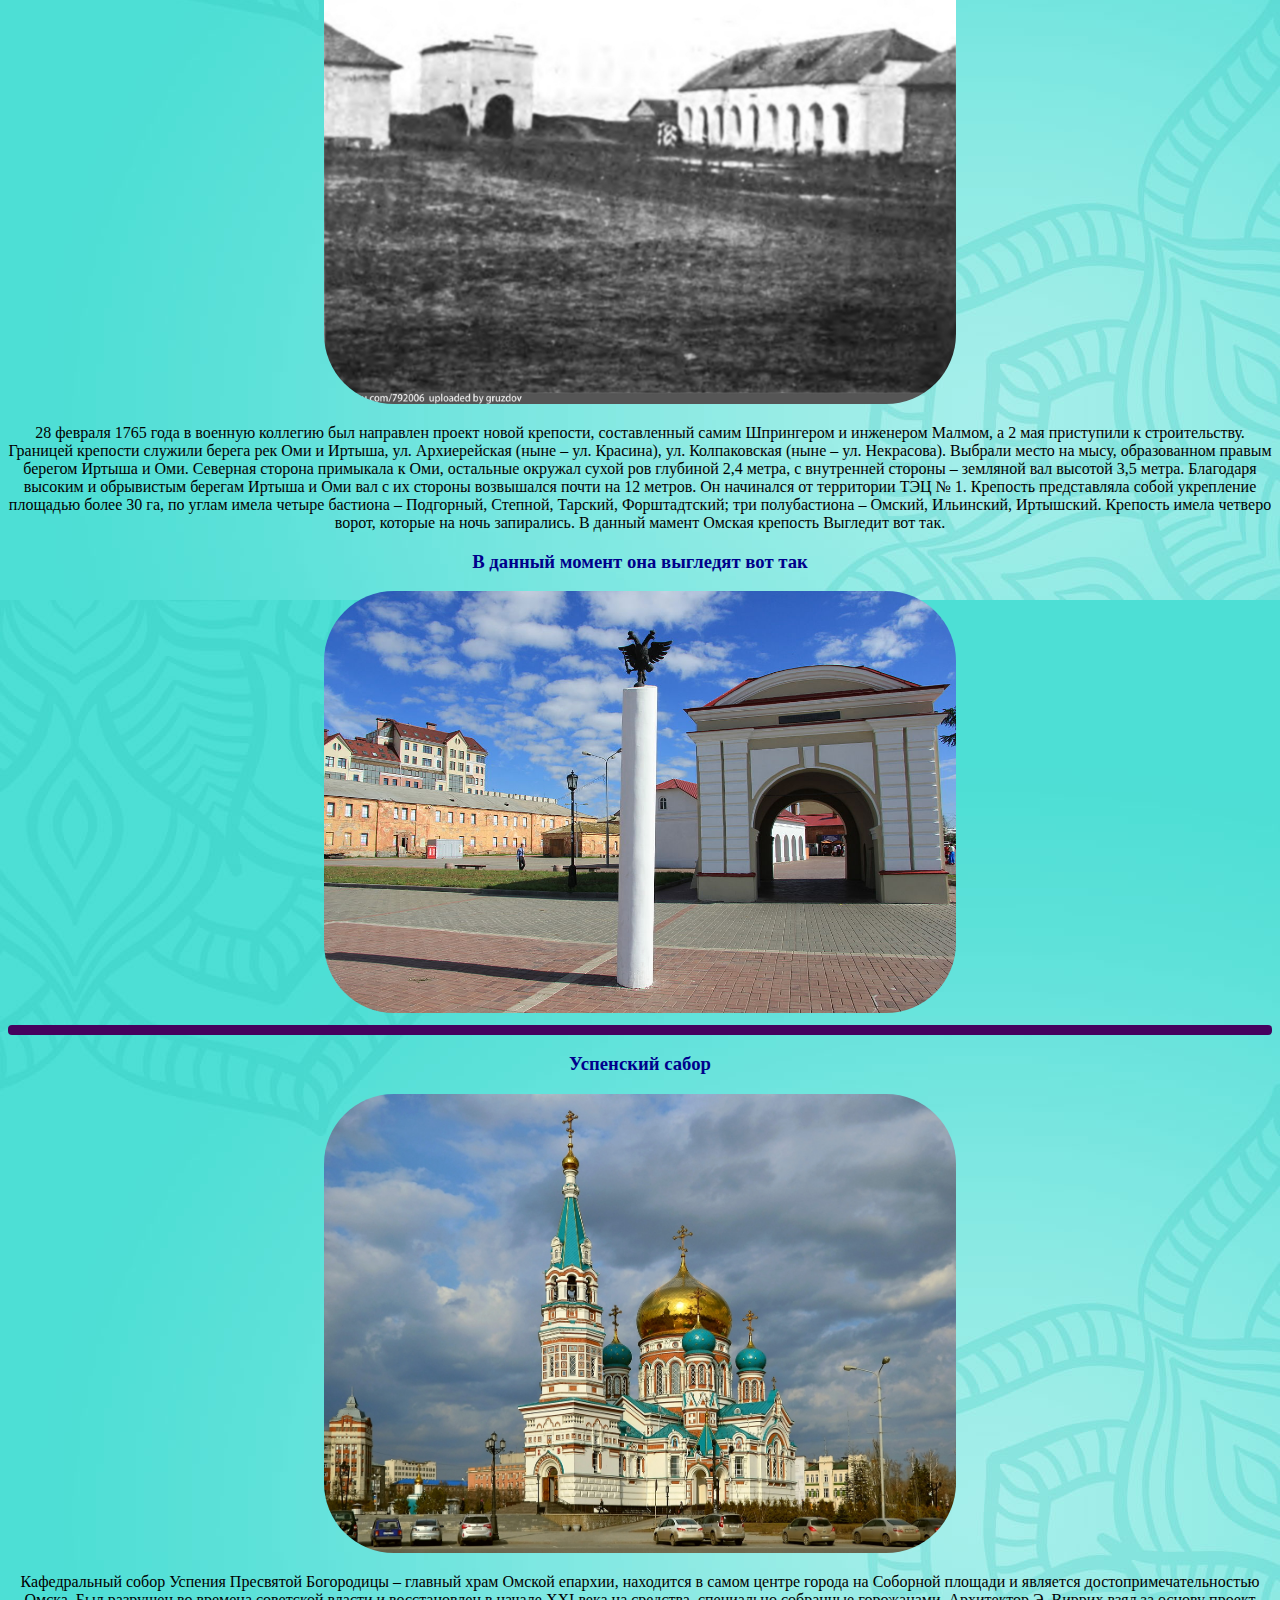
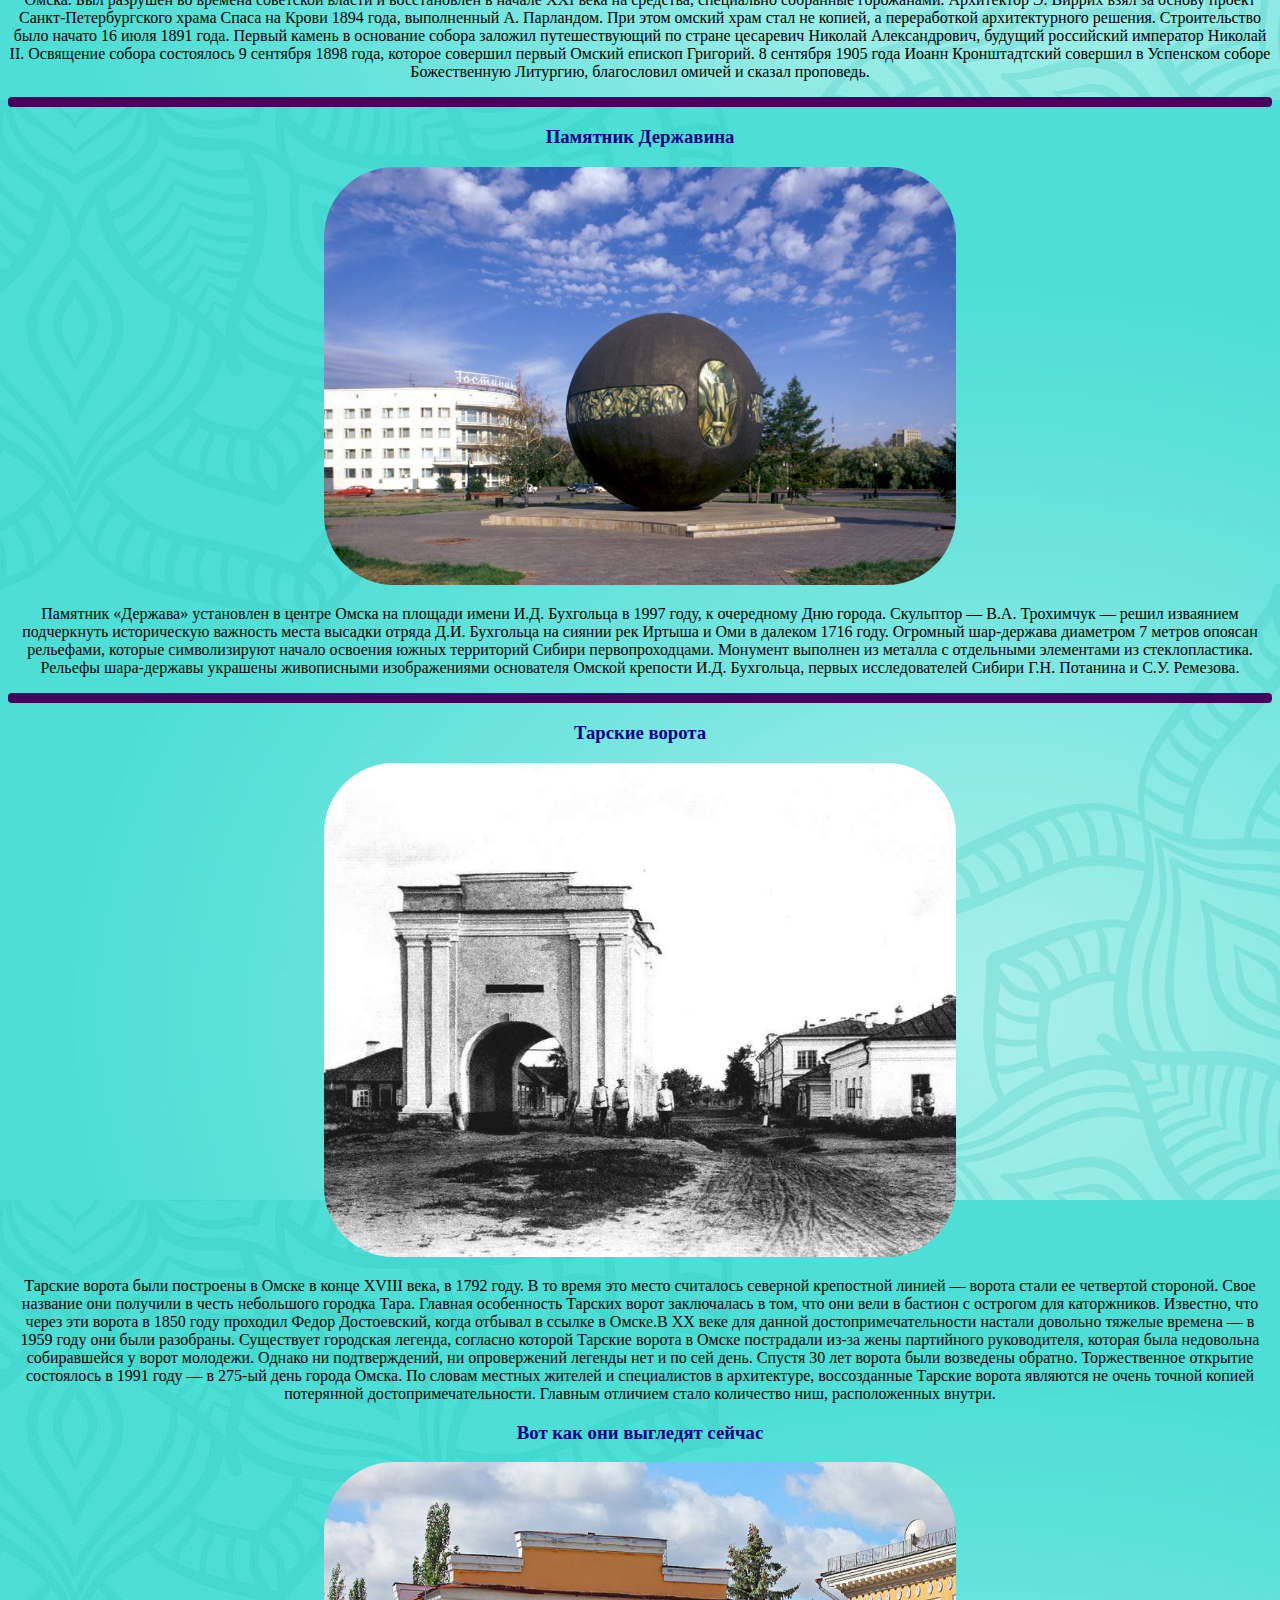
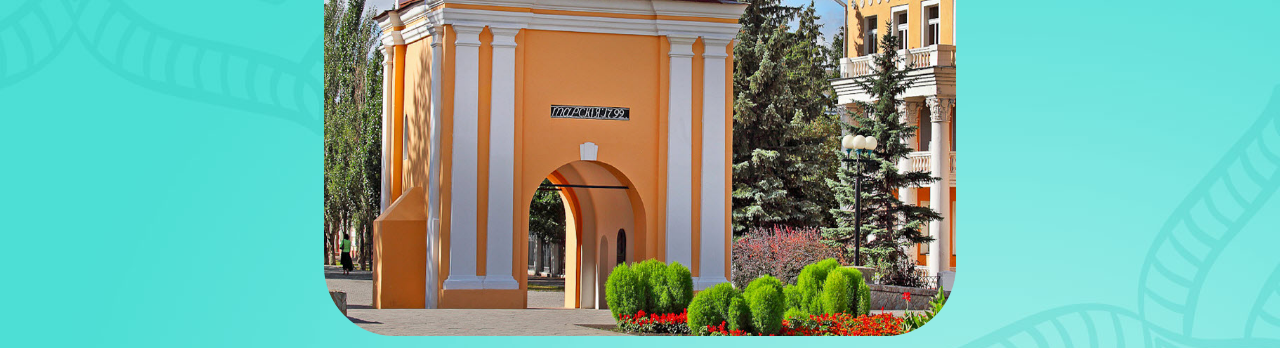
<file: Omsk.html>
<!DOCTYPE html>
<html>
<head>
	<meta charset="utf-8">
	<link rel="stylesheet" type="text/css" href="CSS/Omsk_style.css">
	<title>Омск</title>
</head>


<body>
	<div>
		<div class=" cc1">
	<h1>Город Омск</h1>
	<hr>
	<img src="img/Omsk/TX5rCiccv6k1.jpg">
	<h2>О городе</h2>
	<hr>
	<font></font>
	<p>Основан в 1716 году. Официально получил статус города в 1782 году. ... С 1934 года — административный центр Омской области. Указом Президента Российской Федерации от 2 июля 2020 городу было присвоено звание «Город трудовой доблести». </p>

	<h2>Годы второй мировой</h2>
	<img src="img/Omsk/LL.jpg">
	<p>Великая Отечественная война 1941–1945 годов стала для омичей нелегким испытанием. На плечи населения легла вся тяжесть приема около 200 эвакуированных промышленных предприятий, 60 госпиталей, десятков учебных заведений, театров, музеев и сотен тысяч беженцев.22 июня 1941 года, в день нападения фашистов на Советский Союз, в Омске прошли многотысячные митинги. В районные военкоматы стали поступать заявления от добровольцев, которые просили послать их в действующую армию, на передовые позиции. В городе и области было сформировано 18 воинских подразделений, среди них 282, 264, 308 стрелковые дивизии, 70 батальон морской пехоты, батальоны связи и батальоны санитарного обеспечения. На долю председателя исполкома горсовета Ивана Васильевича Черезова (родился в 1903 году) выпало трудное время.Необходимо было срочно перевести все хозяйство на военный лад. Из центральной части страны были эвакуированы целые предприятия, а с ними рабочие и их семьи. Нужно было обеспечить людей жильем, питанием, дровами, перебазированные объекты – помещениями, строительными материалами, электроэнергией. Целый ряд помещений медицинских и образовательных учреждений переданы промышленности; в них также организовывались госпитали.Среди уроженцев Омска 60 Героев Советского Союза. Среди них командир 308 стрелковой гвардейской дивизии Леонтий Николаевич Гуртьев, героически погибший в боях под Орлом, генерал Дмитрий Михайлович Карбышев, зверски замученный в фашистских застенках за отказ сотрудничать с оккупантами, и многие другие.</p>
	<div class="dostoprem">
		<h2>Достопримечательности города</h2>
		<hr>
		<h3>1.Омская крепость</h3>

		<img src="img/Omsk/c6rermksrtdu0aw6yy.jpg">
		<p>28 февраля 1765 года в военную коллегию был направлен проект новой крепости, составленный самим Шпрингером и инженером Малмом, а 2 мая приступили к строительству. Границей крепости служили берега рек Оми и Иртыша, ул. Архиерейская (ныне – ул. Красина), ул. Колпаковская (ныне – ул. Некрасова).

Выбрали место на мысу, образованном правым берегом Иртыша и Оми. Северная сторона примыкала к Оми, остальные окружал сухой ров глубиной 2,4 метра, с внутренней стороны – земляной вал высотой 3,5 метра. Благодаря высоким и обрывистым берегам Иртыша и Оми вал с их стороны возвышался почти на 12 метров. Он начинался от территории ТЭЦ № 1.

Крепость представляла собой укрепление площадью более 30 га, по углам имела четыре бастиона – Подгорный, Степной, Тарский, Форштадтский; три полубастиона – Омский, Ильинский, Иртышский.

Крепость имела четверо ворот, которые на ночь запирались. В данный мамент Омская крепость Выгледит вот так.</p>
<h3>В данный момент она выгледят вот так</h3>
<img src="img/Omsk/ter.jpg">
<hr>
<h3>Успенский сабор</h3>
<img src="img/Omsk/gallery_50667_65_617544.jpg">
<p>Кафедральный собор Успения Пресвятой Богородицы – главный храм Омской епархии, находится в самом центре города на Соборной площади и является достопримечательностью Омска. Был разрушен во времена советской власти и восстановлен в начале ХХI века на средства, специально собранные горожанами.

Архитектор Э. Виррих взял за основу проект Санкт-Петербургского храма Спаса на Крови 1894 года, выполненный А. Парландом. При этом омский храм стал не копией, а переработкой архитектурного решения.

Строительство было начато 16 июля 1891 года. Первый камень в основание собора заложил путешествующий по стране цесаревич Николай Александрович, будущий российский император Николай II.

Освящение собора состоялось 9 сентября 1898 года, которое совершил первый Омский епископ Григорий.

8 сентября 1905 года Иоанн Кронштадтский совершил в Успенском соборе Божественную Литургию, благословил омичей и сказал проповедь.</p>
<hr>
<h3>Памятник Державина</h3>
<img src="img/Omsk/brumfieldomskc-01-05_b.jpg">
<p>Памятник «Держава» установлен в центре Омска на площади имени И.Д. Бухгольца в 1997 году, к очередному Дню города. Скульптор — В.А. Трохимчук — решил изваянием подчеркнуть историческую важность места высадки отряда Д.И. Бухгольца на сиянии рек Иртыша и Оми в далеком 1716 году. 

Огромный шар-держава диаметром 7 метров опоясан рельефами, которые символизируют начало освоения южных территорий Сибири первопроходцами. Монумент выполнен из металла с отдельными элементами из стеклопластика. Рельефы шара-державы украшены живописными изображениями основателя Омской крепости И.Д. Бухгольца, первых исследователей Сибири Г.Н. Потанина и С.У. Ремезова.</p>
<hr>
<h3>Тарские ворота</h3>
<img src="img/Omsk/27e741_77c760623dd7491ba7efd165f6f2d191_mv2.jpg">
<p>Тарские ворота были построены в Омске в конце XVIII века, в 1792 году. В то время это место считалось северной крепостной линией — ворота стали ее четвертой стороной. Свое название они получили в честь небольшого городка Тара. Главная особенность Тарских ворот заключалась в том, что они вели в бастион с острогом для каторжников. Известно, что через эти ворота в 1850 году проходил Федор Достоевский, когда отбывал в ссылке в Омске.В XX веке для данной достопримечательности настали довольно тяжелые времена — в 1959 году они были разобраны. Существует городская легенда, согласно которой Тарские ворота в Омске пострадали из-за жены партийного руководителя, которая была недовольна собиравшейся у ворот молодежи. Однако ни подтверждений, ни опровержений легенды нет и по сей день. Спустя 30 лет ворота были возведены обратно. Торжественное открытие состоялось в 1991 году — в 275-ый день города Омска. По словам местных жителей и специалистов в архитектуре, воссозданные Тарские ворота являются не очень точной копией потерянной достопримечательности. Главным отличием стало количество ниш, расположенных внутри.
</p>
<h3>Вот как они выгледят сейчас</h3>
<img src="img/Omsk/tara-gates_1.jpg">
	</div>
       </div>
</div>
</body>
</html>
</file>
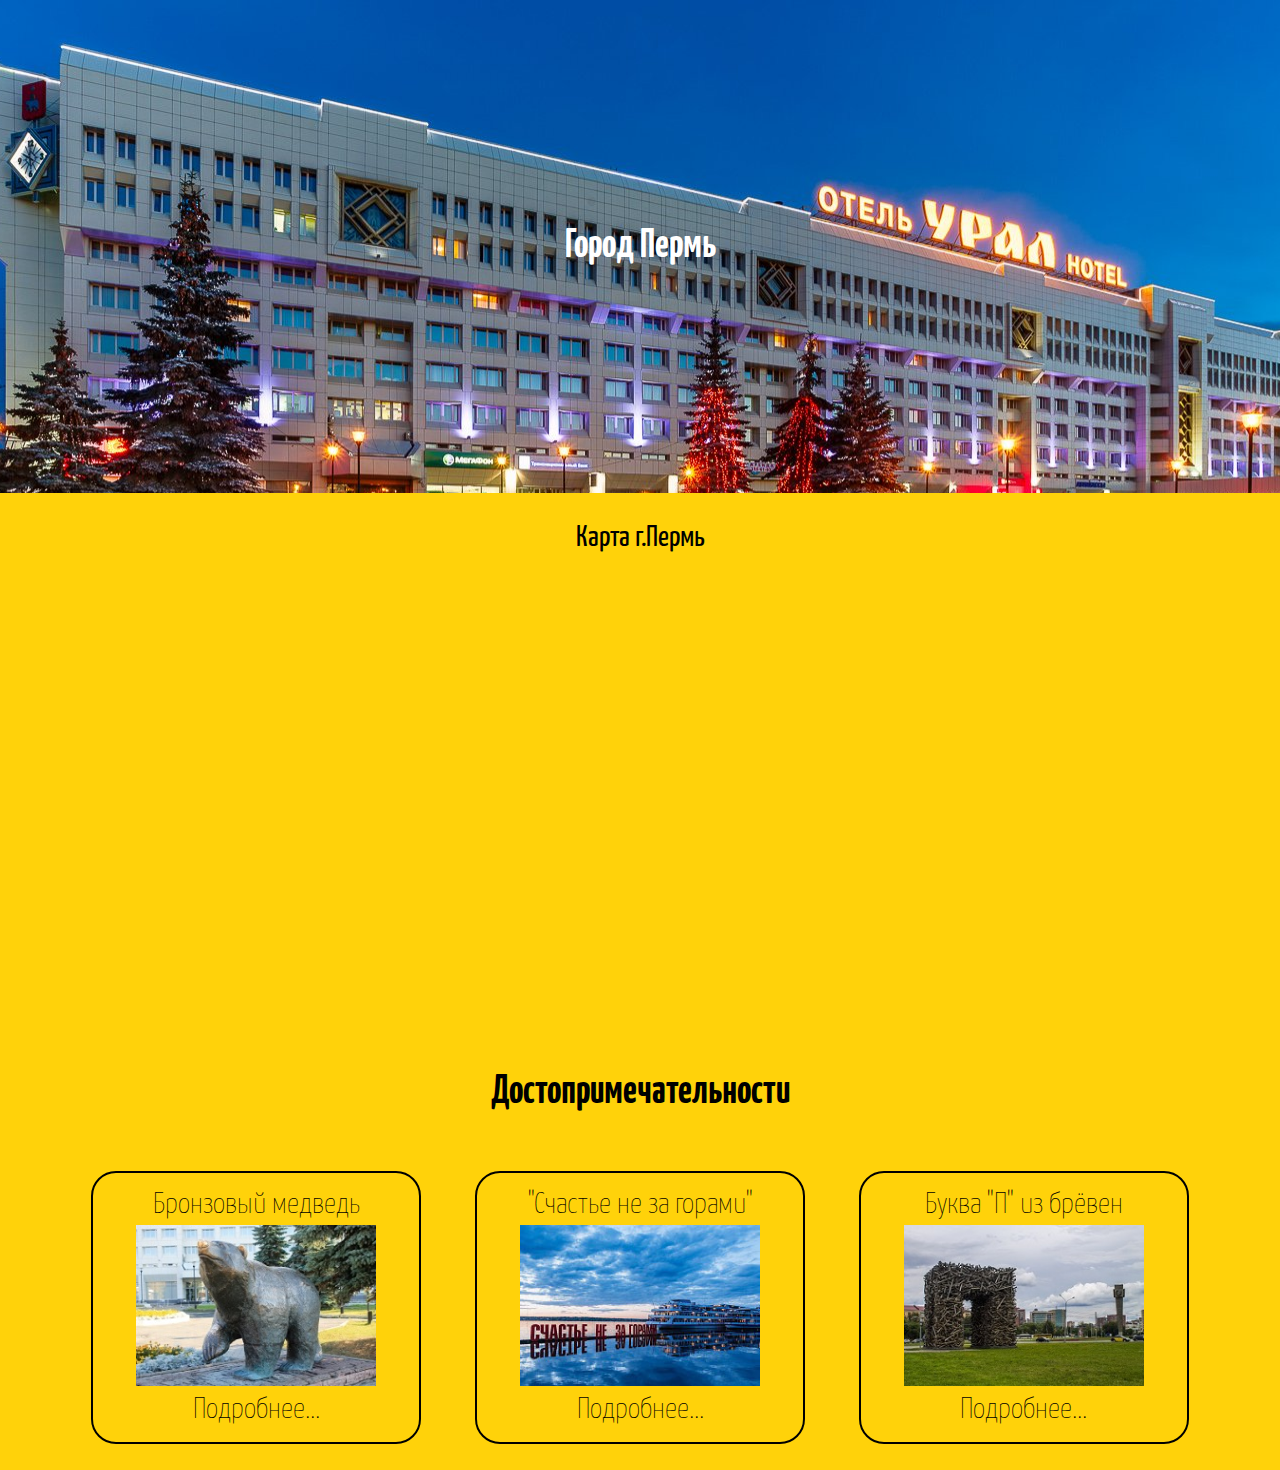
<file: Perm.html>
<!DOCTYPE html>
<html>
<head>
	<title>Пермь</title>
	<link rel="shortcut icon" href="img/Perm/gerb-goroda-perm.ico">
	<link rel="stylesheet" type="text/css" href="CSS/perm_style.css">
	<meta charset="UTF-8">
	<meta name="viewport" content="width=device-width, initial-scale=1">
</head>
<body>
	<div class="H1">
		<h1>Город Пермь</h1>
	</div>	
	<p>
		<div class="map">
			<p class="mapp">
				Карта г.Пермь
			</p>
		<iframe src="https://www.google.com/maps/embed?pb=!1m18!1m12!1m3!1d160800.38197322327!2d56.07436952362107!3d58.025808690794506!2m3!1f0!2f0!3f0!3m2!1i1024!2i768!4f13.1!3m3!1m2!1s0x43e8c6e1d886f20b%3A0x9b4aca02b87a8a0e!2z0J_QtdGA0LzRjCwg0J_QtdGA0LzRgdC60LjQuSDQutGA0LDQuQ!5e0!3m2!1sru!2sru!4v1604585543184!5m2!1sru!2sru" width="600" height="450" frameborder="0" style="border:0;" allowfullscreen="" aria-hidden="false" tabindex="0"></iframe>
		</div>
	</p>
	<div>
		<h2>
			Достопримечательности
		</h2>
		<div class="dos">
			<a href="https://ru.wikipedia.org/wiki/Легенда_о_пермском_медведе">
				<p>
					Бронзовый медведь
				</p>
				<img src="img/Perm/pamyatnik_permskomu_medvedu.jpg">
				<p>
					Подробнее...
				</p>
			</a>
			<a href="https://ru.wikipedia.org/wiki/Счастье_не_за_горами">
				<p>
					"Счастье не за горами"
				</p>
				<img src="img/Perm/счастье-не-за-горами-пермь.jpg">
				<p>
					Подробнее...
				</p>
			</a>
			<a href="https://ru.wikipedia.org/wiki/Пермские_ворота">
				<p>
					Буква "П" из брёвен
				</p>
				<img src="img/Perm/scale_1200(1).jpg">
				<p>
					Подробнее...
				</p>
			</a>
		</div>
	</div>
</body>
</html>
</file>
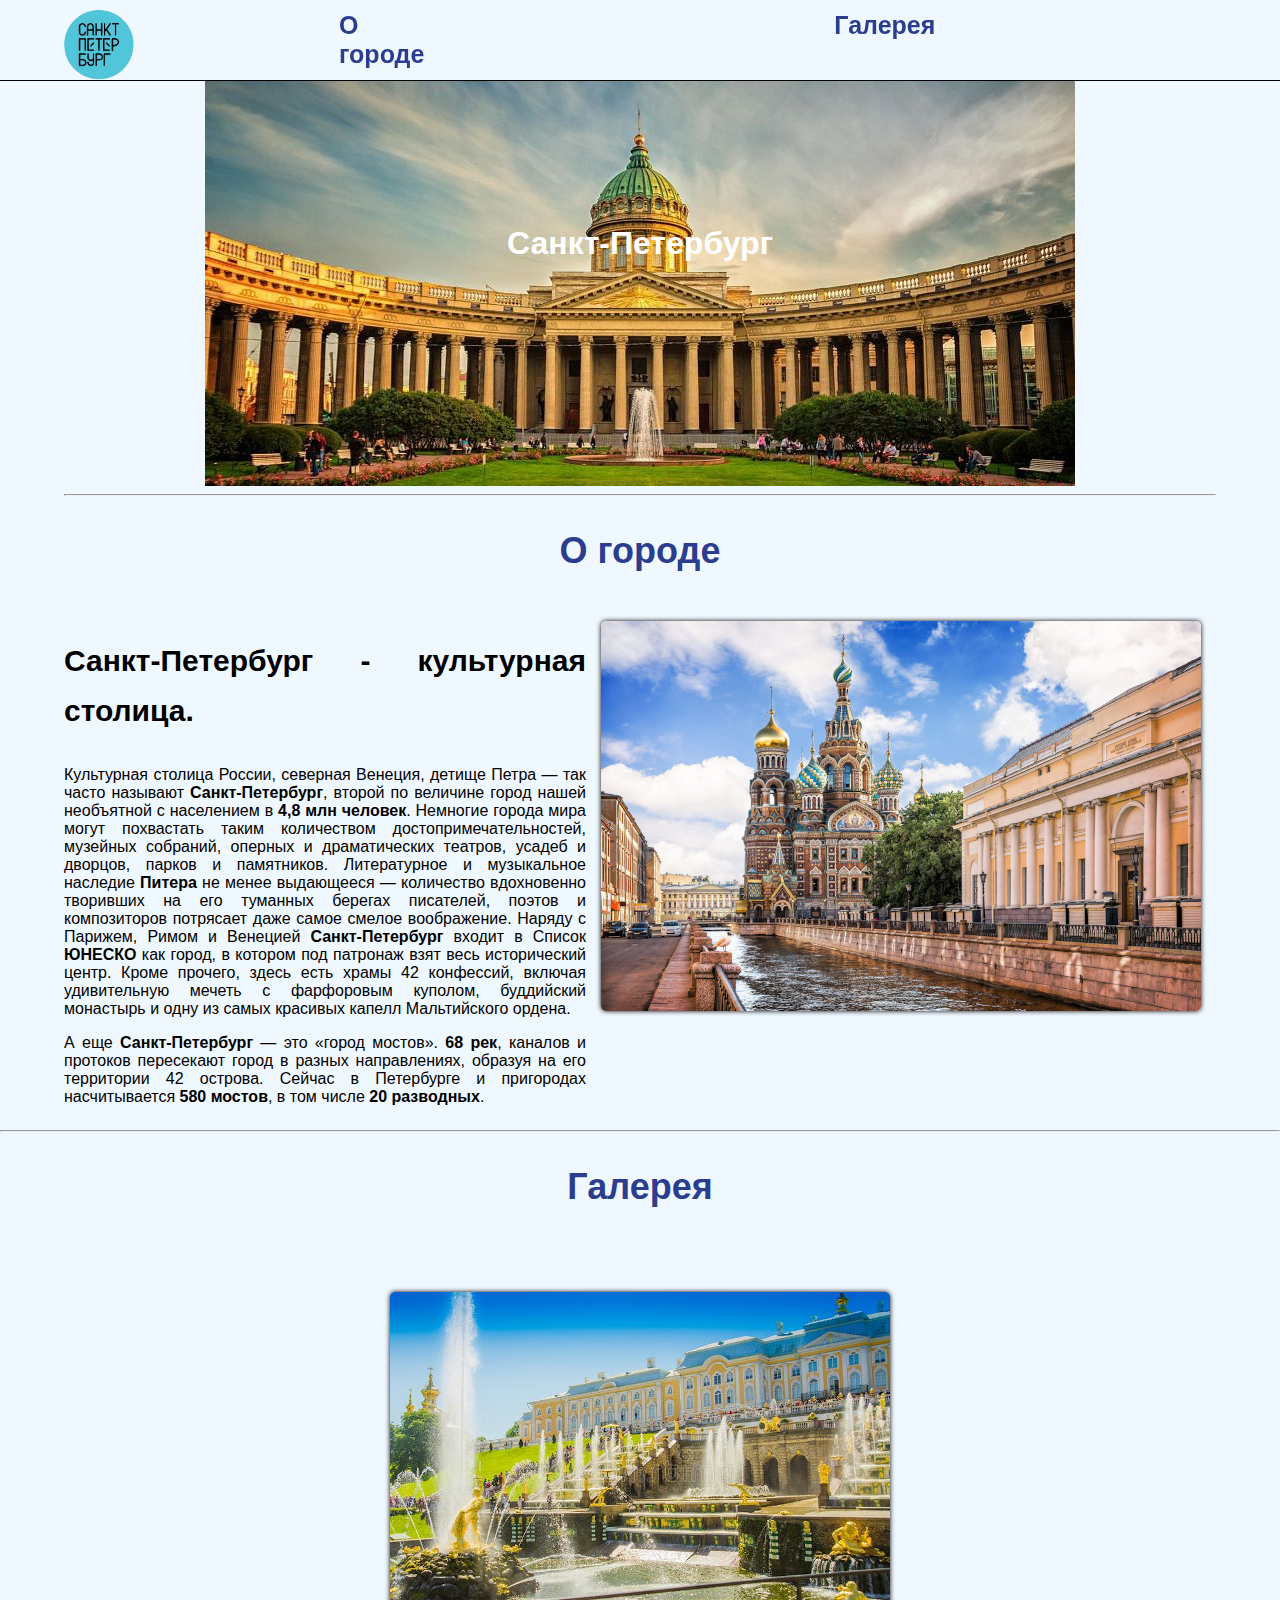
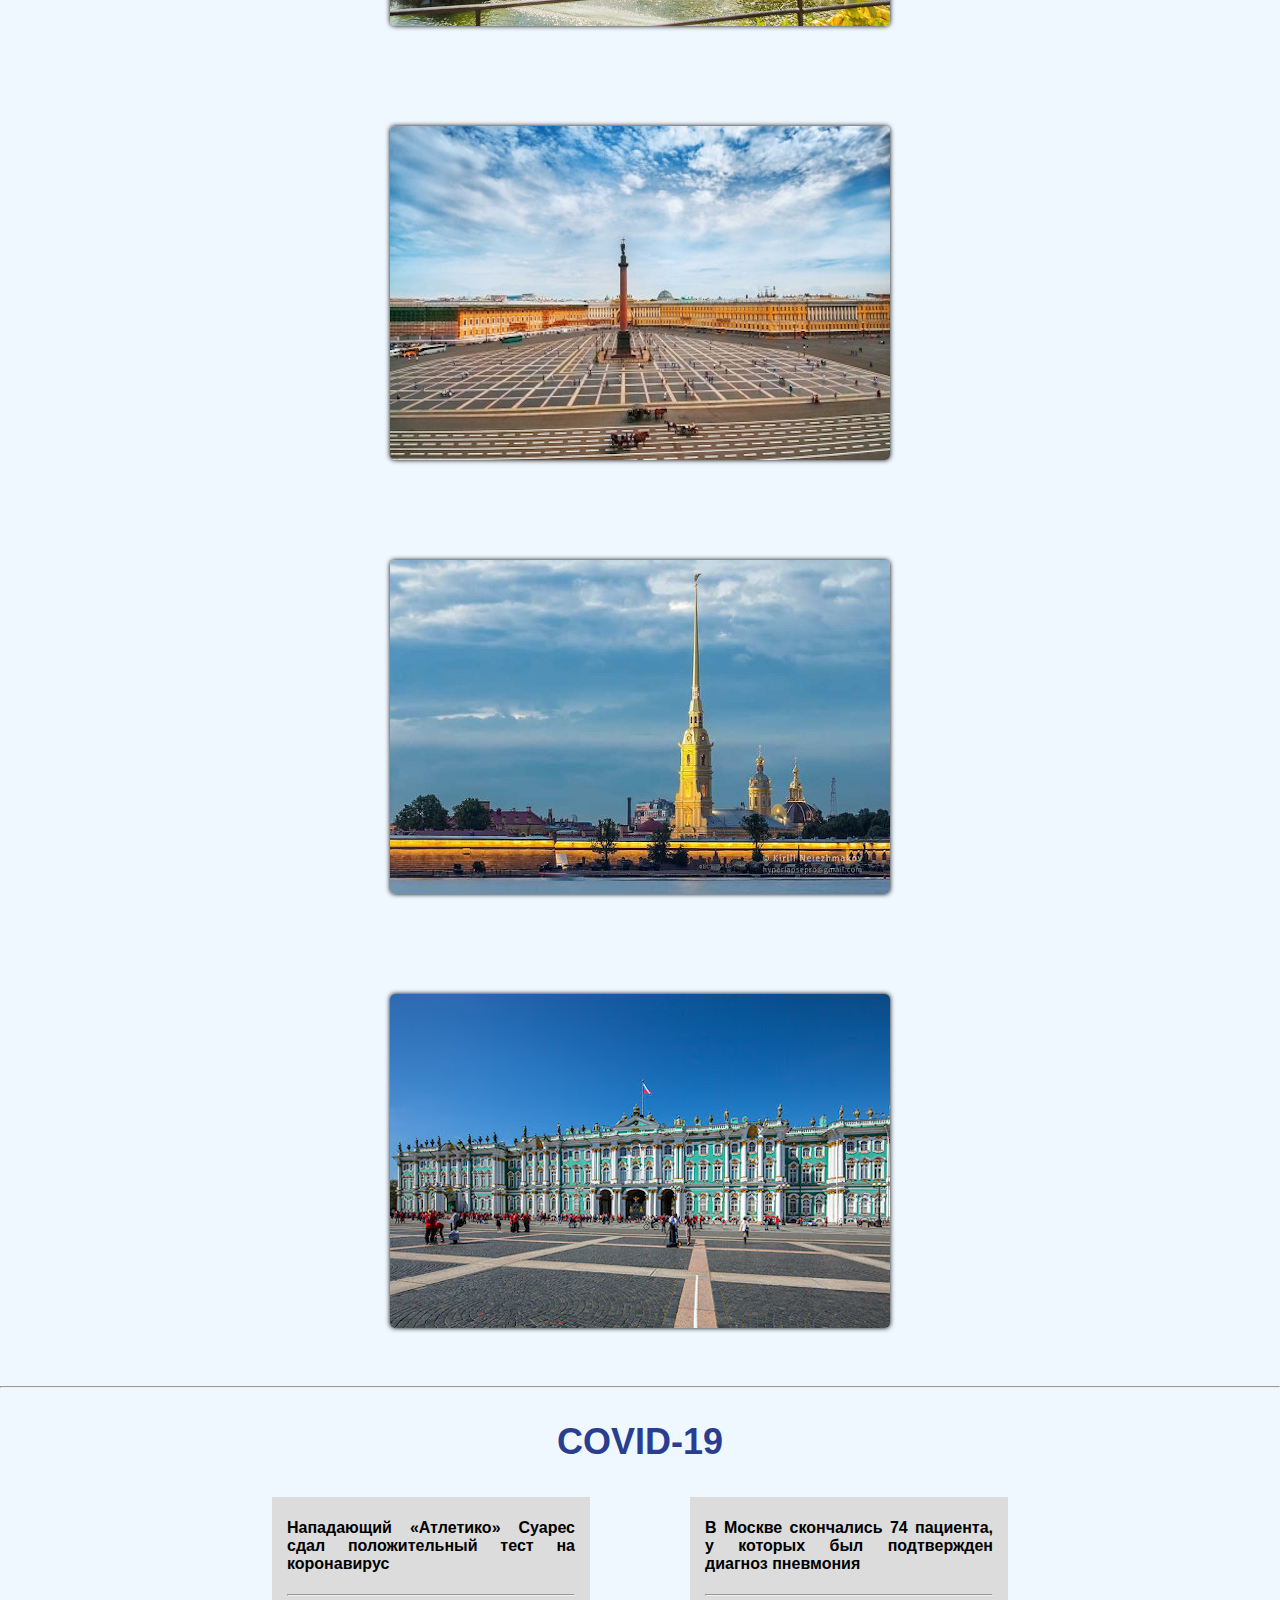
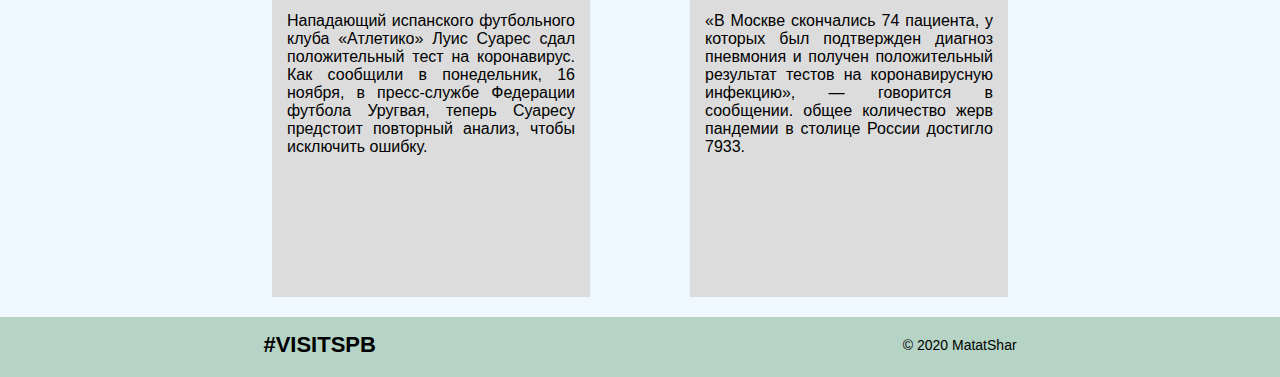
<file: Piter.html>
<!DOCTYPE html>
<html>

<head>
	<title>Санкт-Петербург</title>
	<link rel="stylesheet" type="text/css" href="CSS/Piter_style.css">
	<link rel="shortcut icon" type="img/svg" href="img/Piter/head.ico">
</head>

<body>

<header class="conteiner">
	<img src="img/Piter/logo.png">
	<nav>
		<a href="#about">О городе</a>
		<a href="#gallery">Галерея</a>
		<a href="#covid">COVID-19 (Новости)</a>
	</nav>
</header>

<main>

	<div class="slogan">
	<h1>Санкт-Петербург</h1>
	</div>

	<article id="about">
		<hr>
		<h2>О городе</h2>

			<section>
				<div>
					<h3>Санкт-Петербург - культурная столица.</h3>

						<p>
							Культурная столица России, северная Венеция, детище Петра — так часто называют <b>Санкт-Петербург</b>, второй по величине город нашей необъятной с населением в <b>4,8 млн человек</b>. Немногие города мира могут похвастать таким количеством достопримечательностей, музейных собраний, оперных и драматических театров, усадеб и дворцов, парков и памятников. Литературное и музыкальное наследие <b>Питера</b> не менее выдающееся — количество вдохновенно творивших на его туманных берегах писателей, поэтов и композиторов потрясает даже самое смелое воображение. Наряду с Парижем, Римом и Венецией <b>Санкт-Петербург</b> входит в Список <b>ЮНЕСКО</b> как город, в котором под патронаж взят весь исторический центр. Кроме прочего, здесь есть храмы 42 конфессий, включая удивительную мечеть с фарфоровым куполом, буддийский монастырь и одну из самых красивых капелл Мальтийского ордена.
						</p>
						<p>
							А еще <b>Санкт-Петербург</b> — это «город мостов». <b>68 рек</b>, каналов и протоков пересекают город в разных направлениях, образуя на его территории 42 острова. Сейчас в Петербурге и пригородах насчитывается <b>580 мостов</b>, в том числе <b>20 разводных</b>.

						</p>
				</div>
				<img src="img/Piter/about_city.png">
				
			</section>


	</article>
	<hr>
	<h2>Галерея</h2>
		<section id="gallery">
			<img src="img/Piter/garand_cascade.jpg">		
			<img src="img/Piter/hermitege_museum.jpg">		
			<img src="img/Piter/peter_fortress.jpg">		
			<img src="img/Piter/winter_palace.jpg">		
		</section>
	<hr>
	<h2>COVID-19</h2>
	<section id="covid">
		<div class="first">
			<h4>Нападающий «Атлетико» Суарес сдал положительный тест на коронавирус</h4>
			<hr>
			<p>Нападающий испанского футбольного клуба «Атлетико» Луис Суарес сдал положительный тест на коронавирус. Как сообщили в понедельник, 16 ноября, в пресс-службе Федерации футбола Уругвая, теперь Суаресу предстоит повторный анализ, чтобы исключить ошибку.</p>
		</div>
		<div class="second">
			<h4>В Москве скончались 74 пациента, у которых был подтвержден диагноз пневмония</h4>
			<hr>
			<p>«В Москве скончались 74 пациента, у которых был подтвержден диагноз пневмония и получен положительный результат тестов на коронавирусную инфекцию», — говорится в сообщении. общее количество жерв пандемии в столице России достигло 7933.</p>
		</div>
		
	</section>

</main>

	<footer>

	<div class="footer">
		<p class="heshteg">&num;visitspb</p>
		<p class="year">© 2020 MatatShar</p>
	</div>
	
</footer>


</body>
</html>
</file>
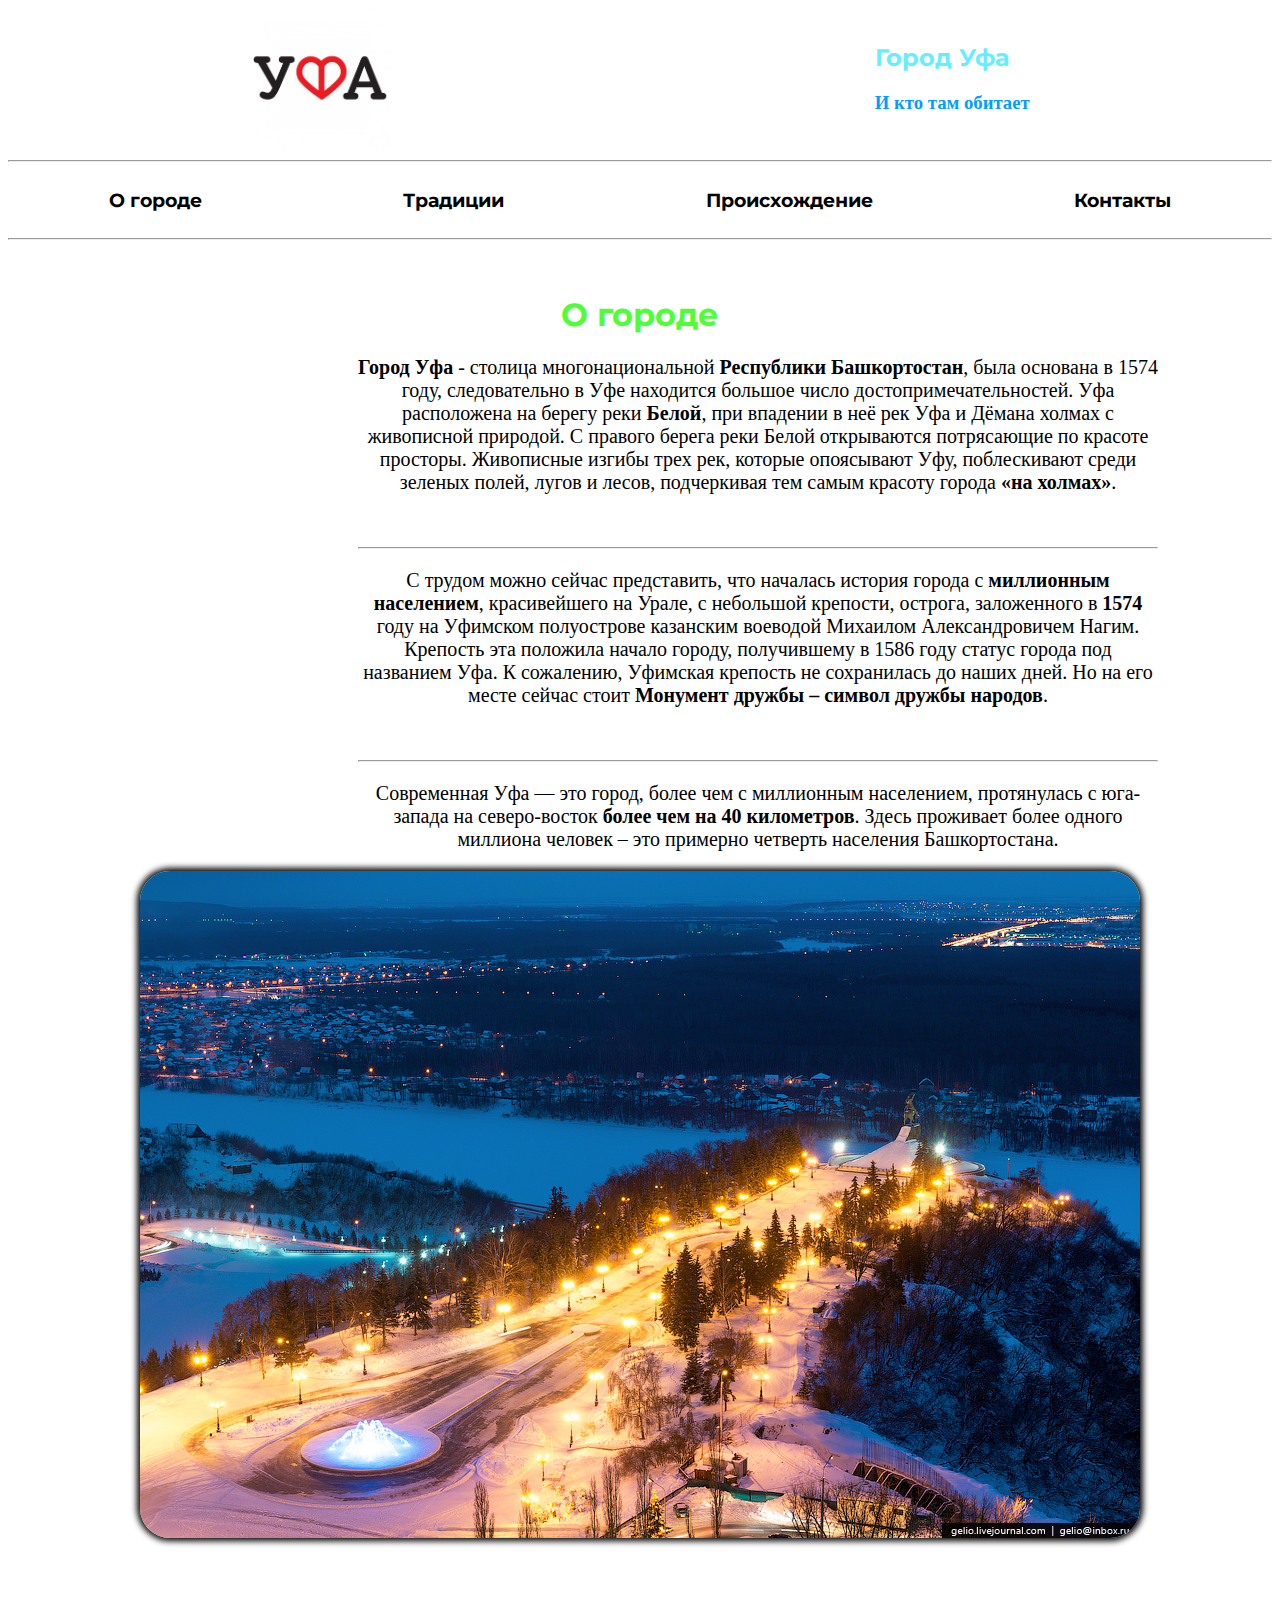
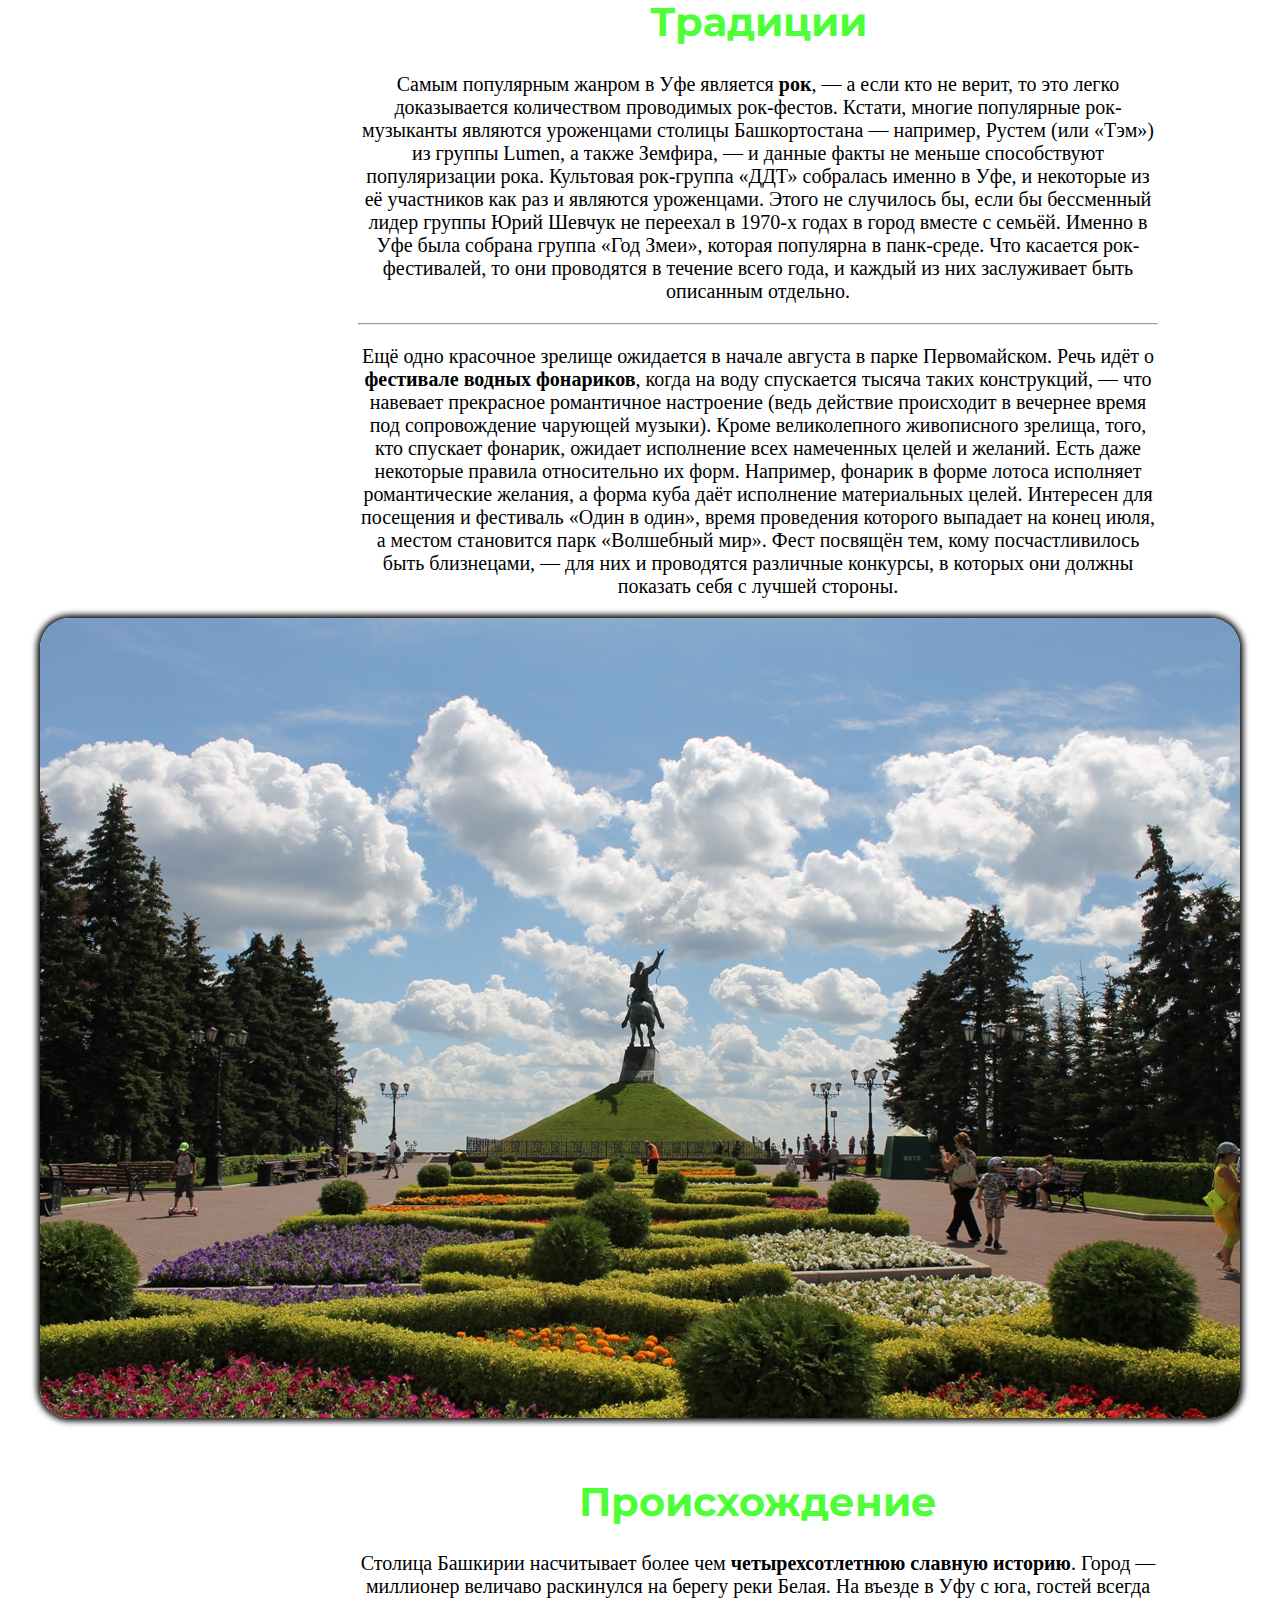
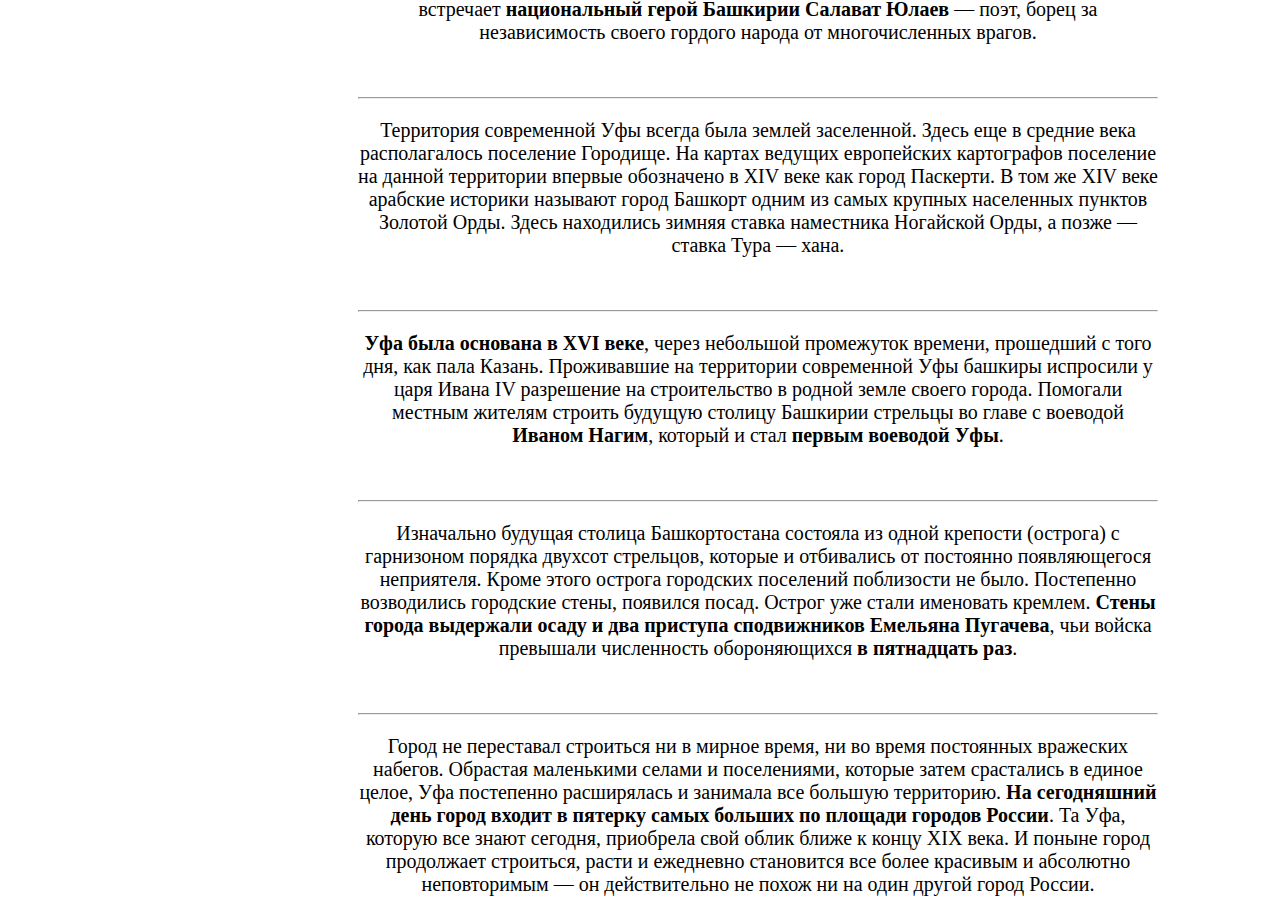
<file: Ufa.html>
<!DOCTYPE html>
<html>
<head>
	<link rel="stylesheet" type="text/css" href="CSS/ufa_style.css">
	<link href="https://fonts.googleapis.com/css2?family=Montserrat&display=swap" rel="stylesheet">	
	<title></title>
	<script>
		alert("Сайт про Уфу")
	</script>
</head>
<body>
	<header>
		<div class="container">
			<div class="header-content">
				<div class="left">
					<a href="Ufa.html"><img src="img/Ufa/ufa.png"></a>
				</div>
				<div class="right">
					 <h2>Город Уфа</h2>
					 <h3 style="font-family: cursive; color: #009EFF;">И кто там обитает</h3>
				</div>
			</div>
		</div>
	</header>
	<hr>
	<div id="menu">
		<div id="container">
			<div id="menu-content">
				<a href="#h1ogorode"><h3>О городе</h3></a>
				<a href="#h1tradicii"><h3>Традиции</h3></a>
				<a href="#h1prois"><h3>Происхождение</h3><a>
				<h3>Контакты</h3>
			</div>
		</div>
	</div>
	<hr>
	<div id="h1ogorode"><h1>О городе</h1></div>
	<section id="ogorode">
		<div class="container">
			<div class="ogorode-content">
				<p><span>Город Уфа</span> - столица многонациональной <span>Республики Башкортостан</span>, была основана в 1574 году, следовательно в Уфе находится большое число достопримечательностей. Уфа расположена на берегу реки <span>Белой</span>, при впадении в неё рек Уфа и Дёмана холмах с живописной природой. С правого берега реки Белой открываются потрясающие по красоте просторы. Живописные изгибы трех рек, которые опоясывают Уфу, поблескивают среди зеленых полей, лугов и лесов, подчеркивая тем самым красоту города <span>«на холмах»</span>.</p>
                <br>
                <hr>
				<p>С трудом можно сейчас представить, что началась история города с <span>миллионным населением</span>, красивейшего на Урале, с небольшой крепости, острога, заложенного в <span>1574</span> году на Уфимском полуострове казанским воеводой Михаилом Александровичем Нагим. Крепость эта положила начало городу, получившему в 1586 году статус города под названием Уфа. К сожалению, Уфимская крепость не сохранилась до наших дней. Но на его месте сейчас стоит <span>Монумент дружбы – символ дружбы народов</span>.</p>
                <br>
                <hr>
				<p>Современная Уфа — это город, более чем с миллионным населением, протянулась с юга-запада на северо-восток <span>более чем на 40 километров</span>. Здесь проживает более одного миллиона человек – это примерно четверть населения Башкортостана.</p>
			</div>
		</div>
	</section>
	<div class="imgoriginal"><img src="img/Ufa/original.jpg"></div>
	<section id="#tradicii">
		<div class="container">
			<div class="tradicii">
				<div class="tradicii-content">
					<div id="h1tradicii"><h1>Традиции</h1></div>
					<p>
						Самым популярным жанром в Уфе является <span>рок</span>, — а если кто не верит, то это легко доказывается количеством проводимых рок-фестов. Кстати, многие популярные рок-музыканты являются уроженцами столицы Башкортостана — например, Рустем (или «Тэм») из группы Lumen, а также Земфира, — и данные факты не меньше способствуют популяризации рока. Культовая рок-группа «ДДТ» собралась именно в Уфе, и некоторые из её участников как раз и являются уроженцами. Этого не случилось бы, если бы бессменный лидер группы Юрий Шевчук не переехал в 1970-х годах в город вместе с семьёй. Именно в Уфе была собрана группа «Год Змеи», которая популярна в панк-среде. Что касается рок-фестивалей, то они проводятся в течение всего года, и каждый из них заслуживает быть описанным отдельно.
						<br>
						<hr>
						<p>
							Ещё одно красочное зрелище ожидается в начале августа в парке Первомайском. Речь идёт о <span>фестивале водных фонариков</span>, когда на воду спускается тысяча таких конструкций, — что навевает прекрасное романтичное настроение (ведь действие происходит в вечернее время под сопровождение чарующей музыки). Кроме великолепного живописного зрелища, того, кто спускает фонарик, ожидает исполнение всех намеченных целей и желаний. Есть даже некоторые правила относительно их форм. Например, фонарик в форме лотоса исполняет романтические желания, а форма куба даёт исполнение материальных целей. Интересен для посещения и фестиваль «Один в один», время проведения которого выпадает на конец июля, а местом становится парк «Волшебный мир». Фест посвящён тем, кому посчастливилось быть близнецами, — для них и проводятся различные конкурсы, в которых они должны показать себя с лучшей стороны.
						</p>
					</p>
				</div>
			</div>
		</div>
	</section>
	<div class="salavat"><img src="img/Ufa/salavat.jpg"></div>
	<section id="prois">
		<div  class="container">
			<div class="prois">
				<div class="prois-content">
					<div><h1 id="h1prois">Происхождение</h1></div>
					<p>Столица Башкирии насчитывает более чем <span>четырехсотлетнюю славную историю</span>. Город — миллионер величаво раскинулся на берегу реки Белая. На въезде в Уфу с юга, гостей всегда встречает <span>национальный герой Башкирии Салават Юлаев</span> — поэт, борец за независимость своего гордого народа от многочисленных врагов.</p>
					<br>
					<hr>
					<p>Территория современной Уфы всегда была землей заселенной. Здесь еще в средние века располагалось поселение Городище. На картах ведущих европейских картографов поселение на данной территории впервые обозначено в XIV веке как город Паскерти. В том же XIV веке арабские историки называют город Башкорт одним из самых крупных населенных пунктов Золотой Орды. Здесь находились зимняя ставка наместника Ногайской Орды, а позже — ставка Тура — хана.</p>
					<br>
					<hr>
					<p><span>Уфа была основана в XVI веке</span>, через небольшой промежуток времени, прошедший с того дня, как пала Казань. Проживавшие на территории современной Уфы башкиры испросили у царя Ивана IV разрешение на строительство в родной земле своего города. Помогали местным жителям строить будущую столицу Башкирии стрельцы во главе с воеводой <span>Иваном Нагим</span>, который и стал <span>первым воеводой Уфы</span>.</p>
					<br>
					<hr>
					<p>Изначально будущая столица Башкортостана состояла из одной крепости (острога) с гарнизоном порядка двухсот стрельцов, которые и отбивались от постоянно появляющегося неприятеля. Кроме этого острога городских поселений поблизости не было. Постепенно возводились городские стены, появился посад. Острог уже стали именовать кремлем. <span>Стены города выдержали осаду и два приступа сподвижников Емельяна Пугачева</span>, чьи войска превышали численность обороняющихся <span>в пятнадцать раз</span>.</p>
					<br>
					<hr>
					<p>Город не переставал строиться ни в мирное время, ни во время постоянных вражеских набегов. Обрастая маленькими селами и поселениями, которые затем срастались в единое целое, Уфа постепенно расширялась и занимала все большую территорию. <span>На сегодняшний день город входит в пятерку самых больших по площади городов России</span>. Та Уфа, которую все знают сегодня, приобрела свой облик ближе к концу XIX века. И поныне город продолжает строиться, расти и ежедневно становится все более красивым и абсолютно неповторимым — он действительно не похож ни на один другой город России.</p>
				</div>
			</div>
		</div>
	</section>
	<footer>
		<div id="footer">
			<div class="container">
				<div class="footer-content">
					
				</div>
			</div>
		</div>
	</footer>


</body>
</html>
</file>
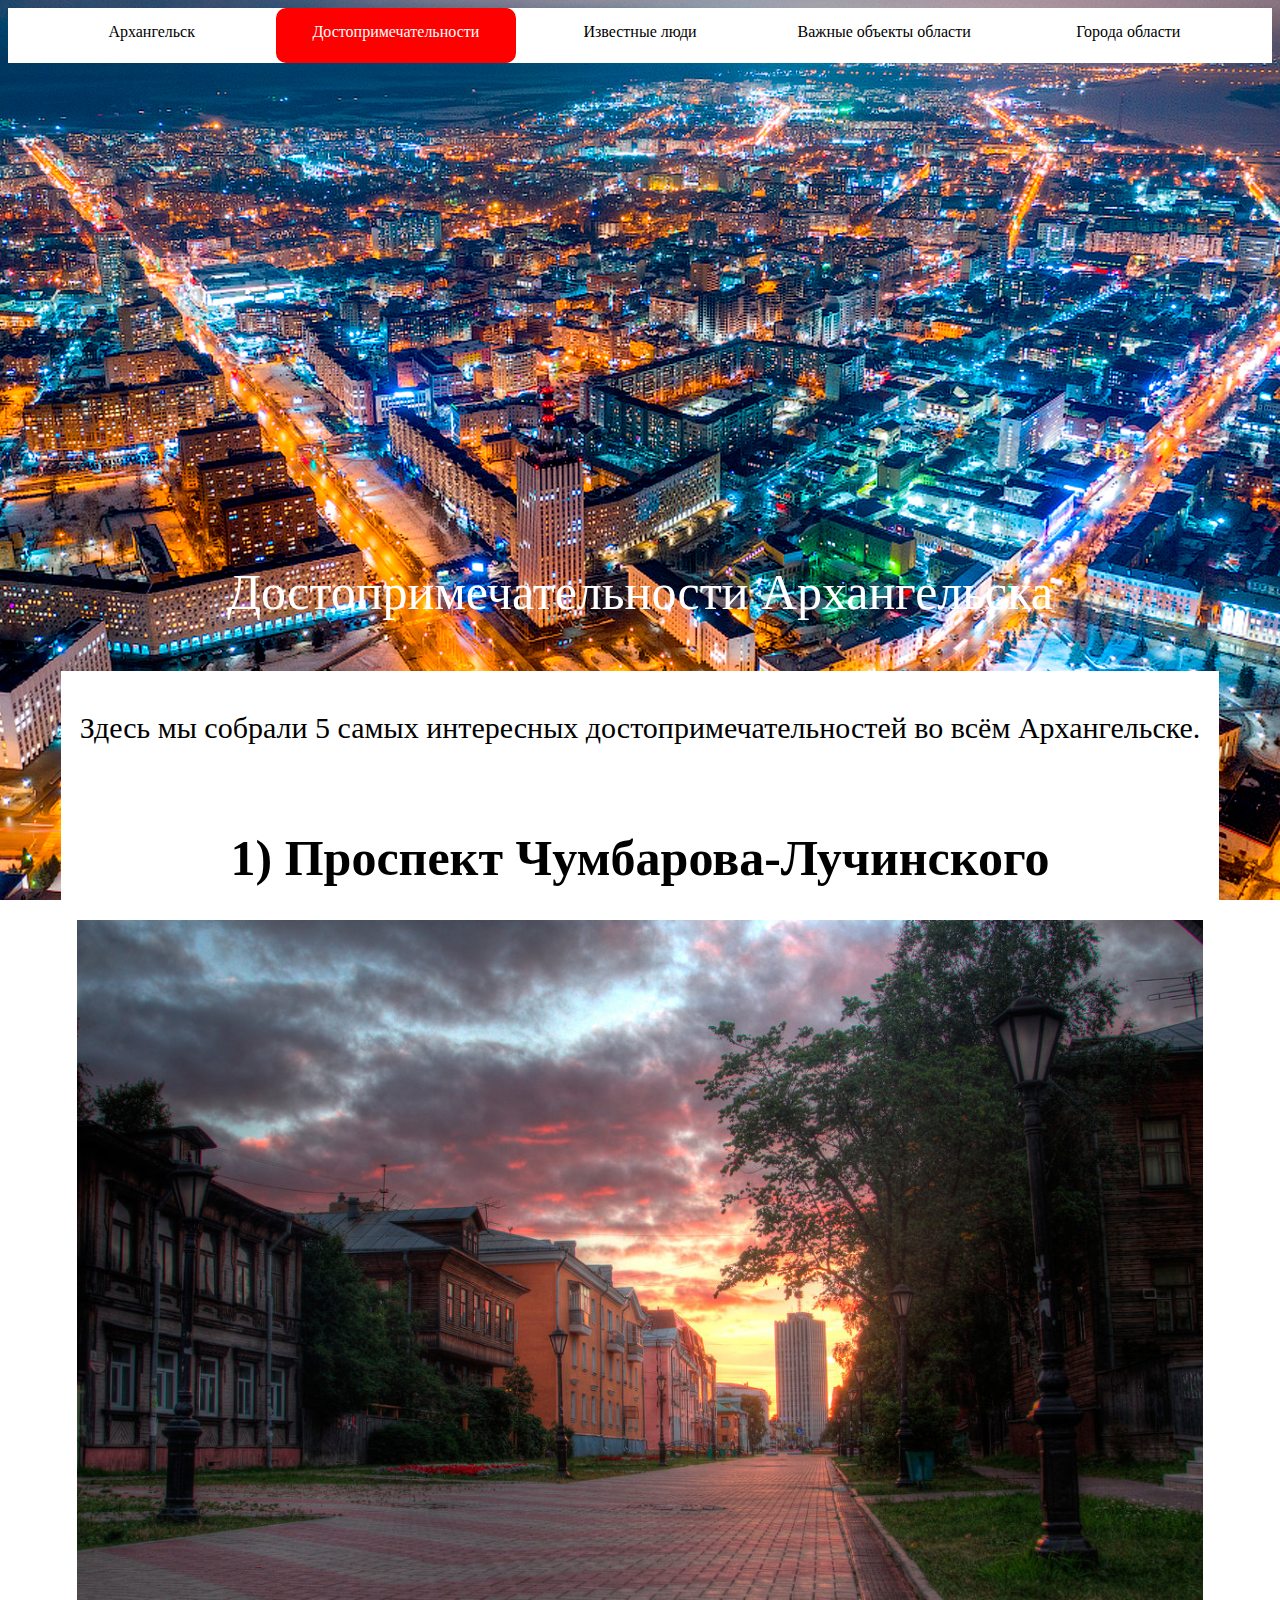
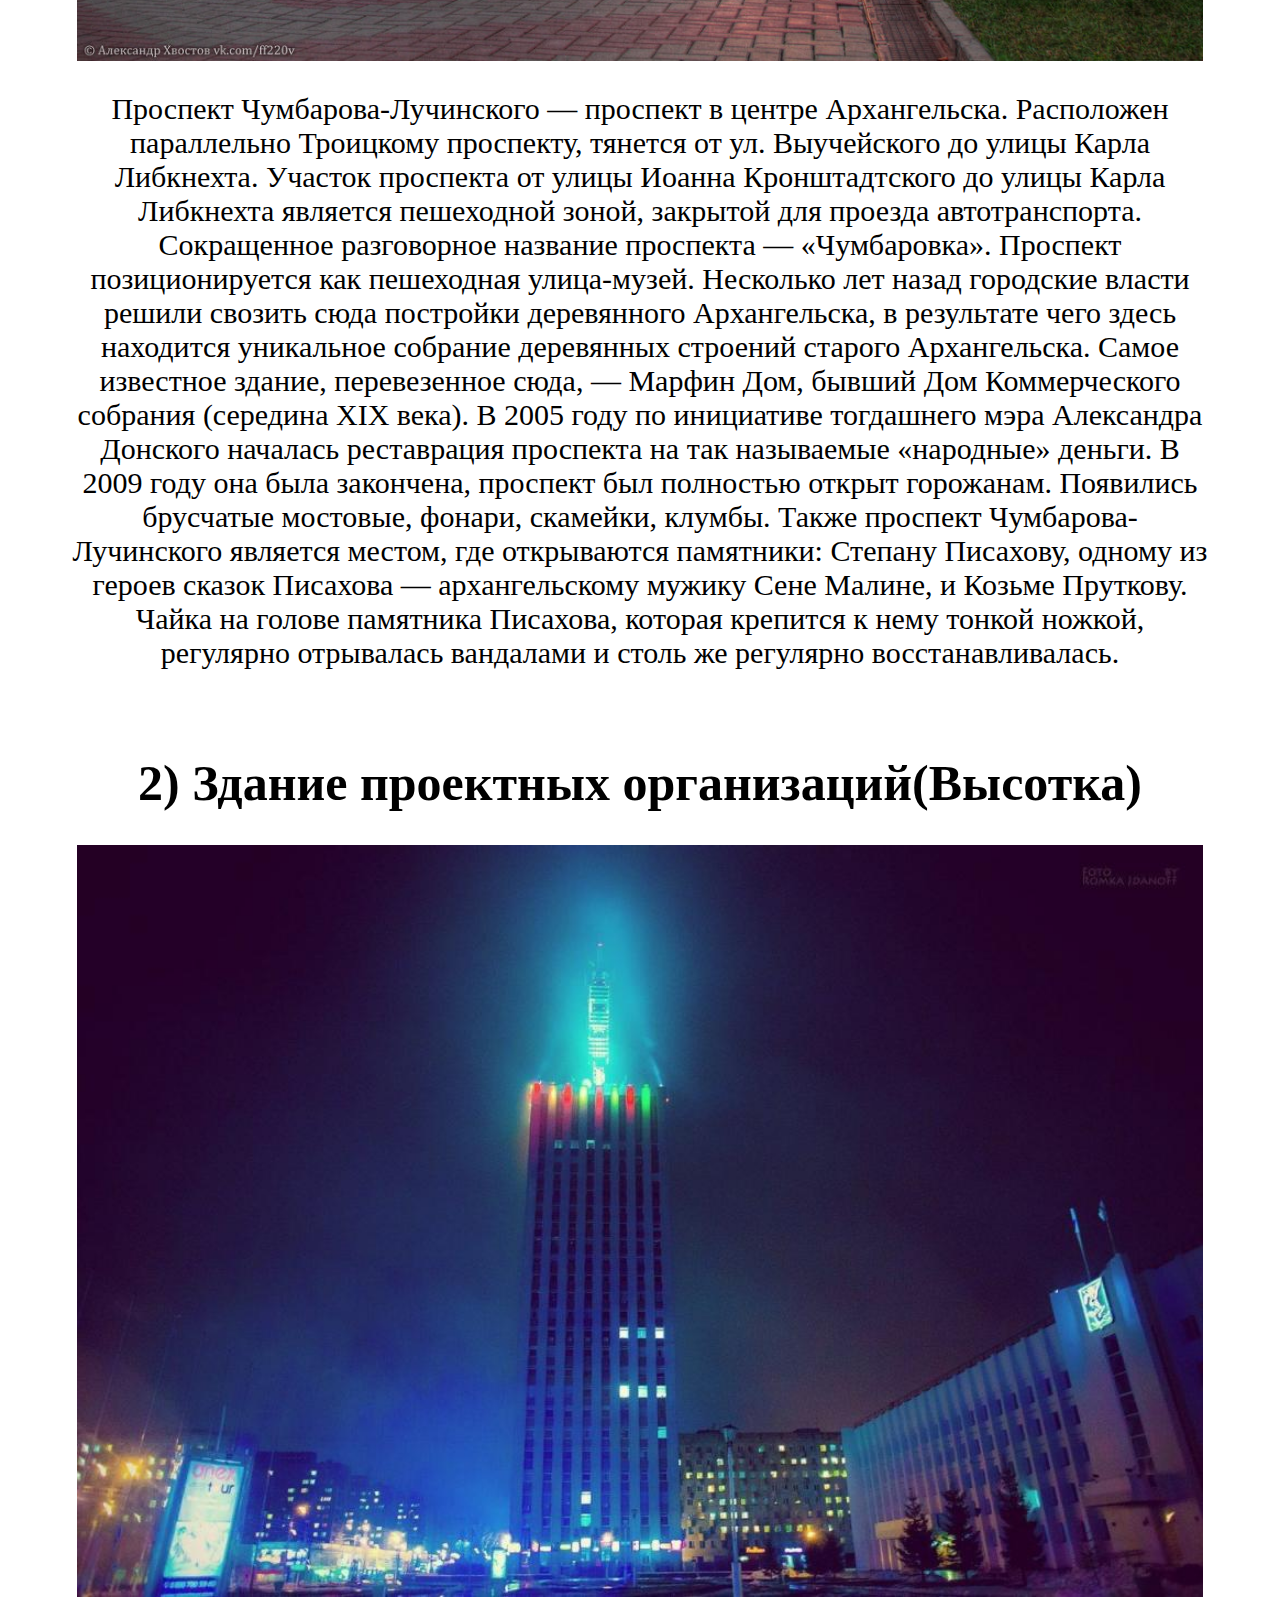
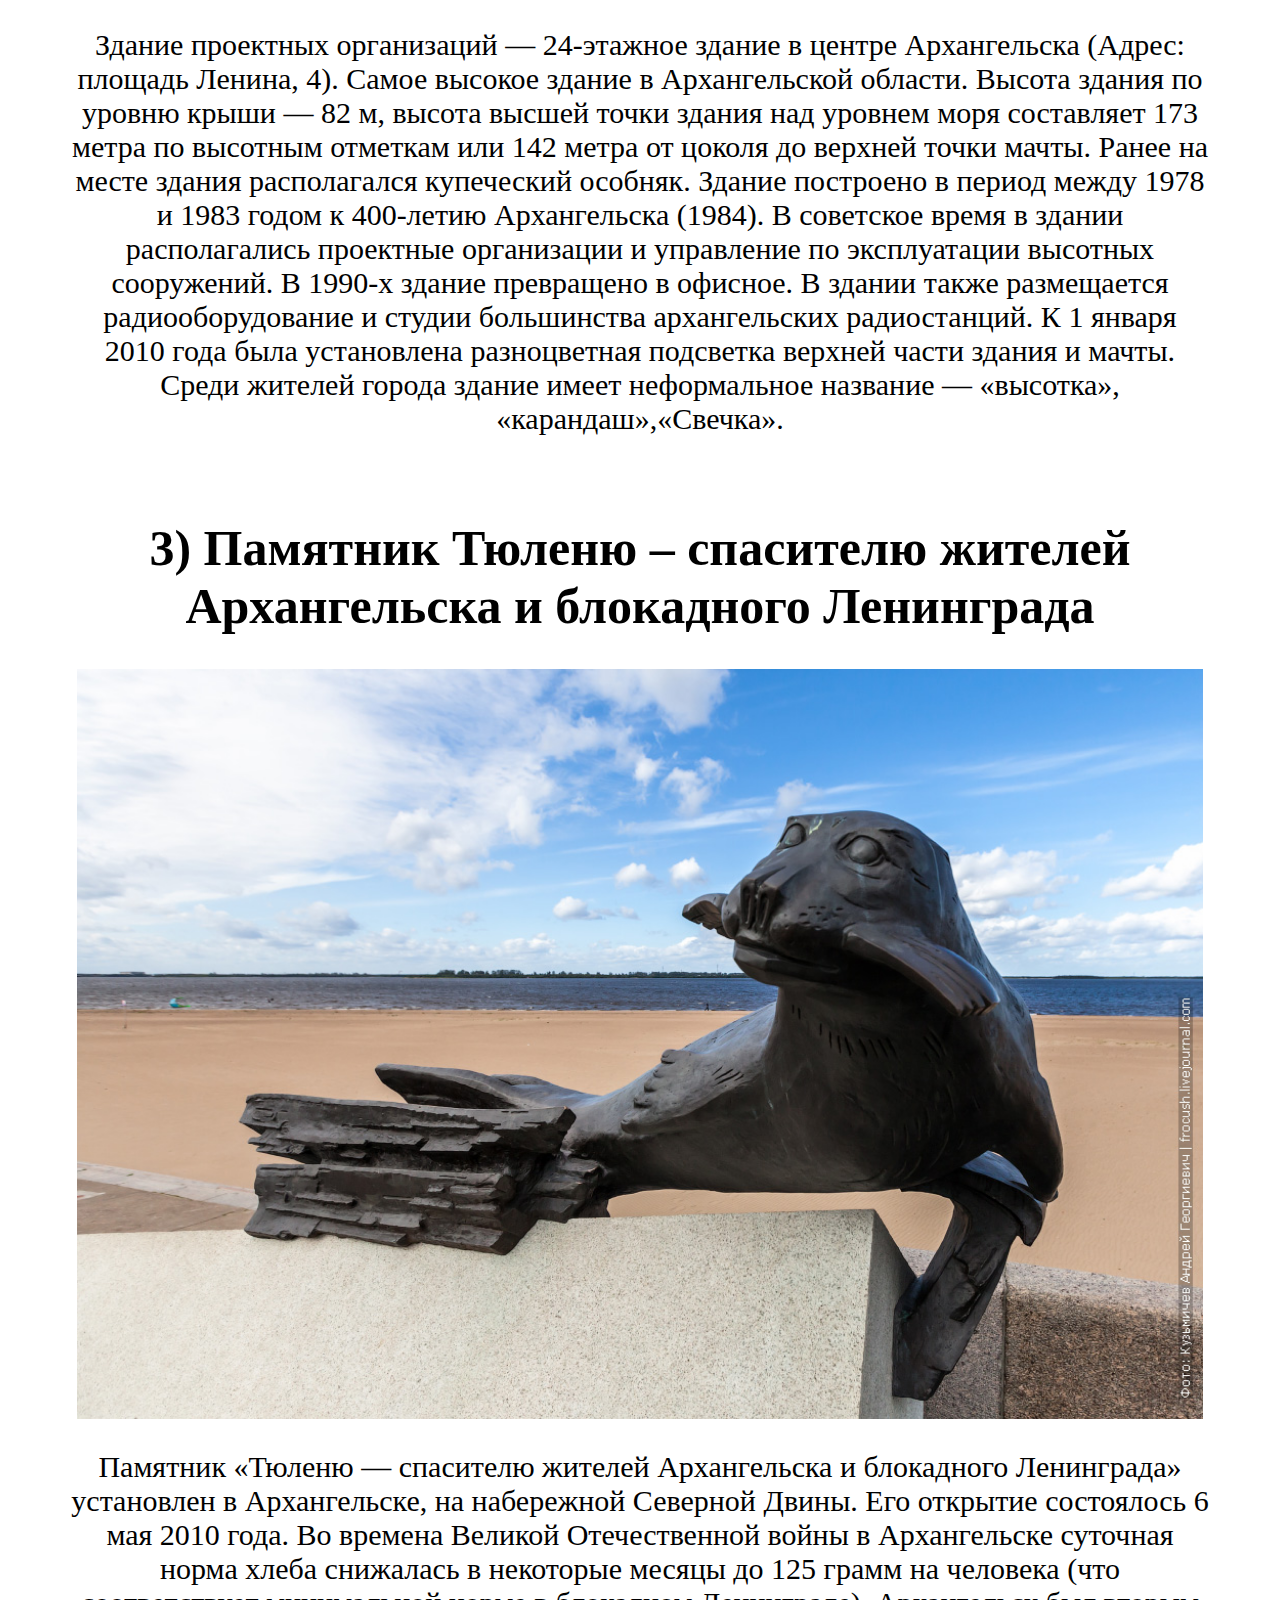
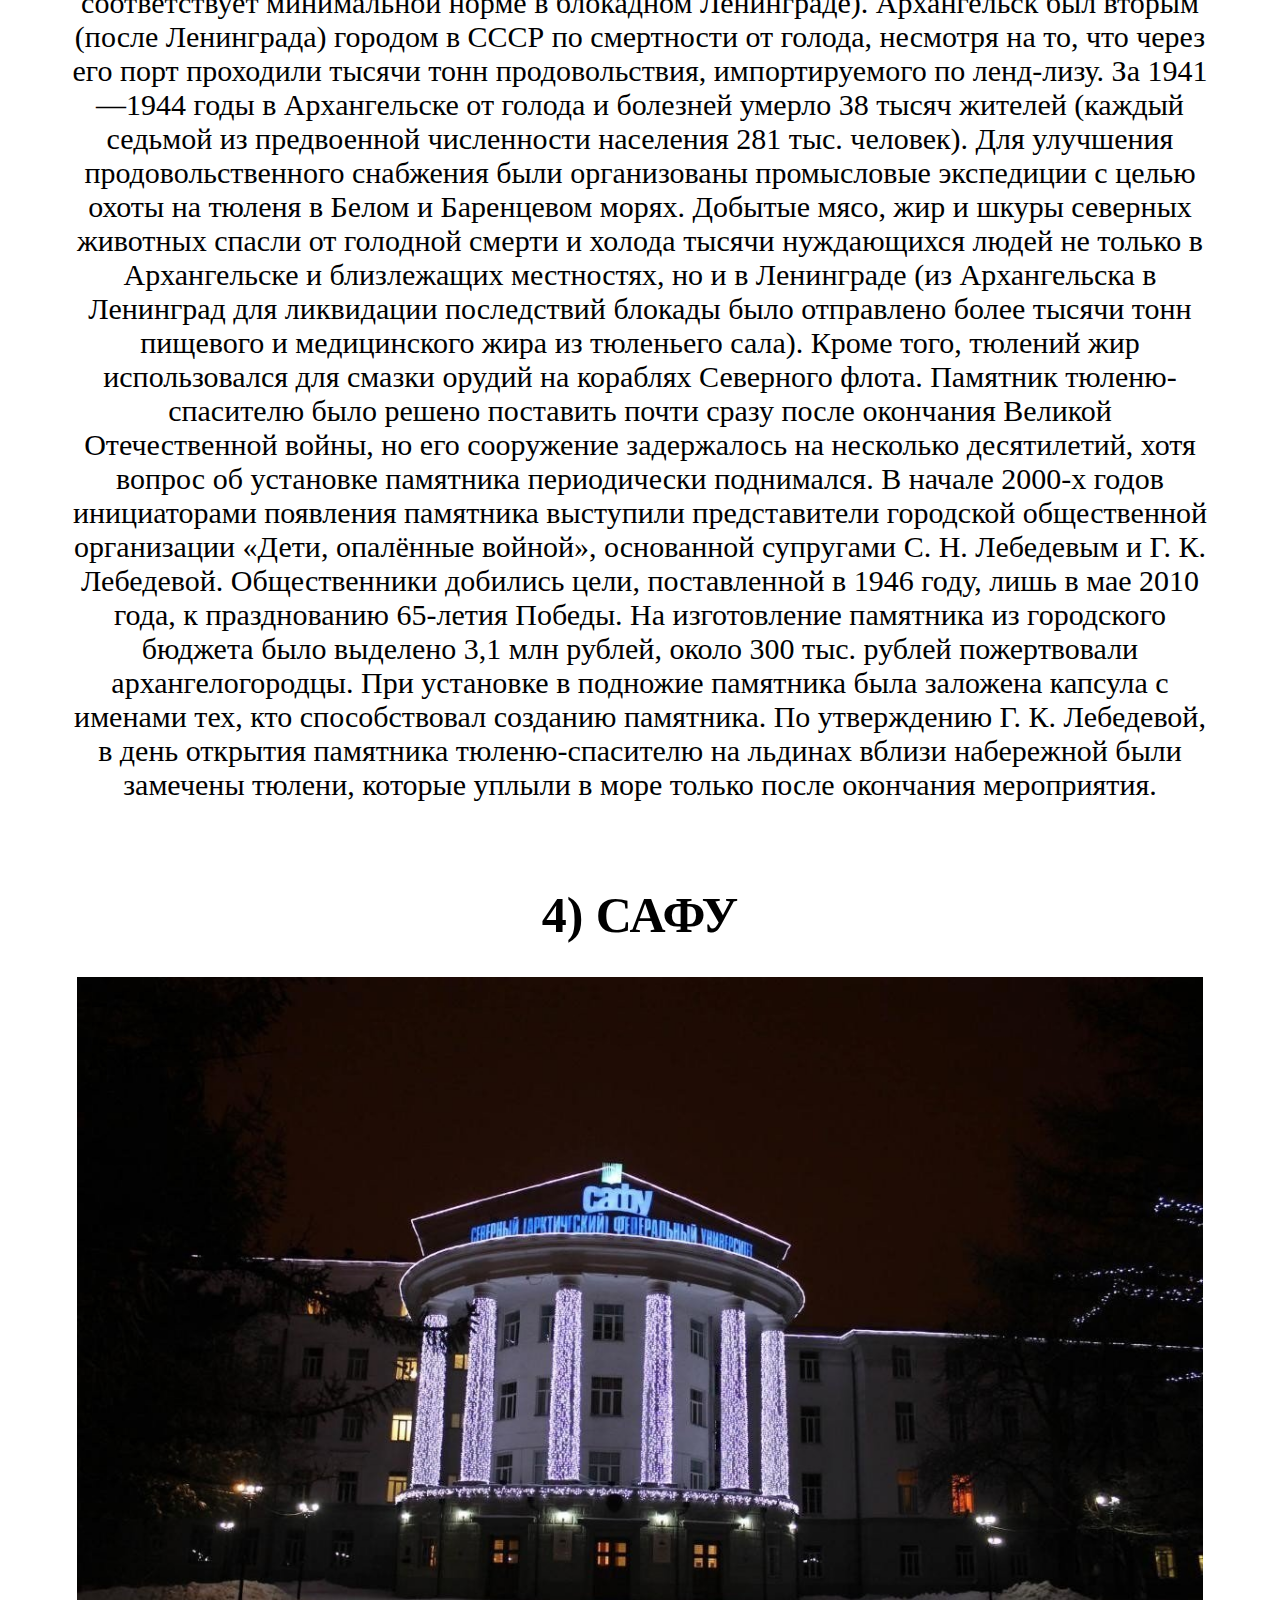
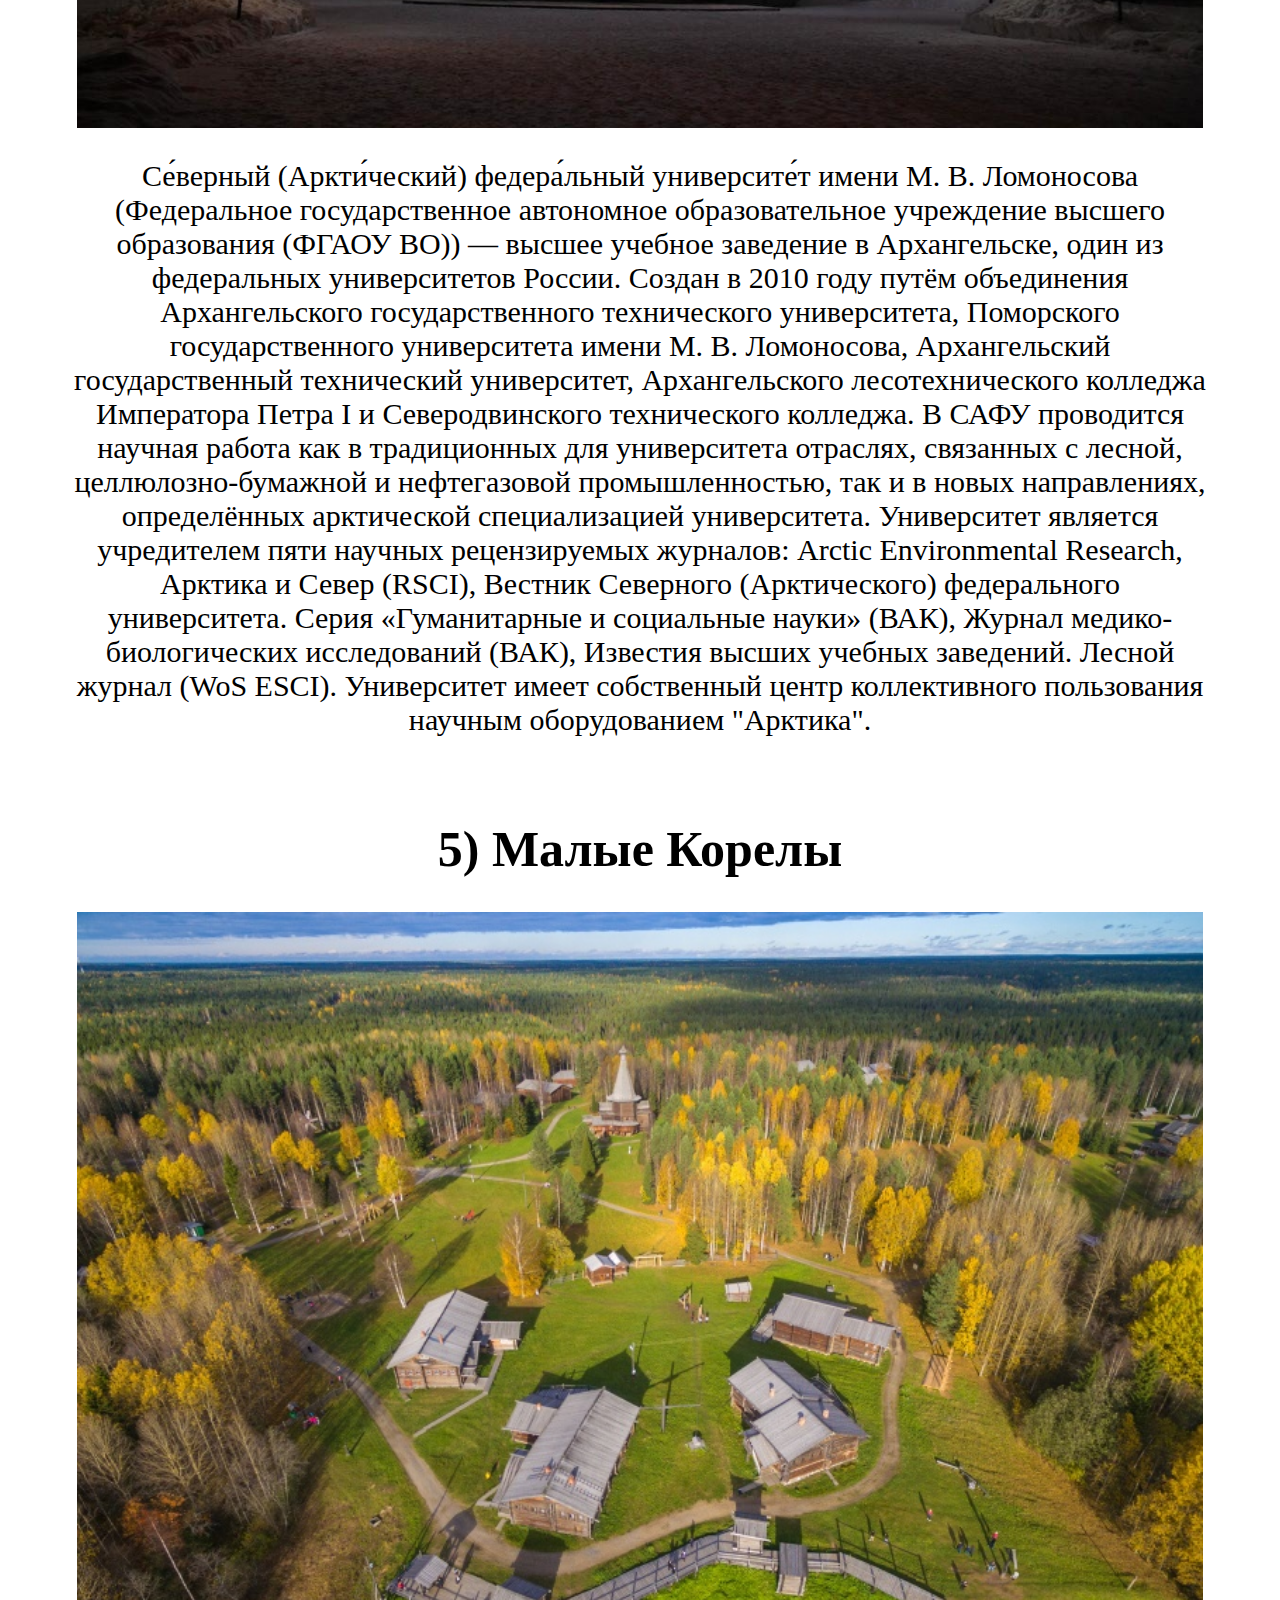
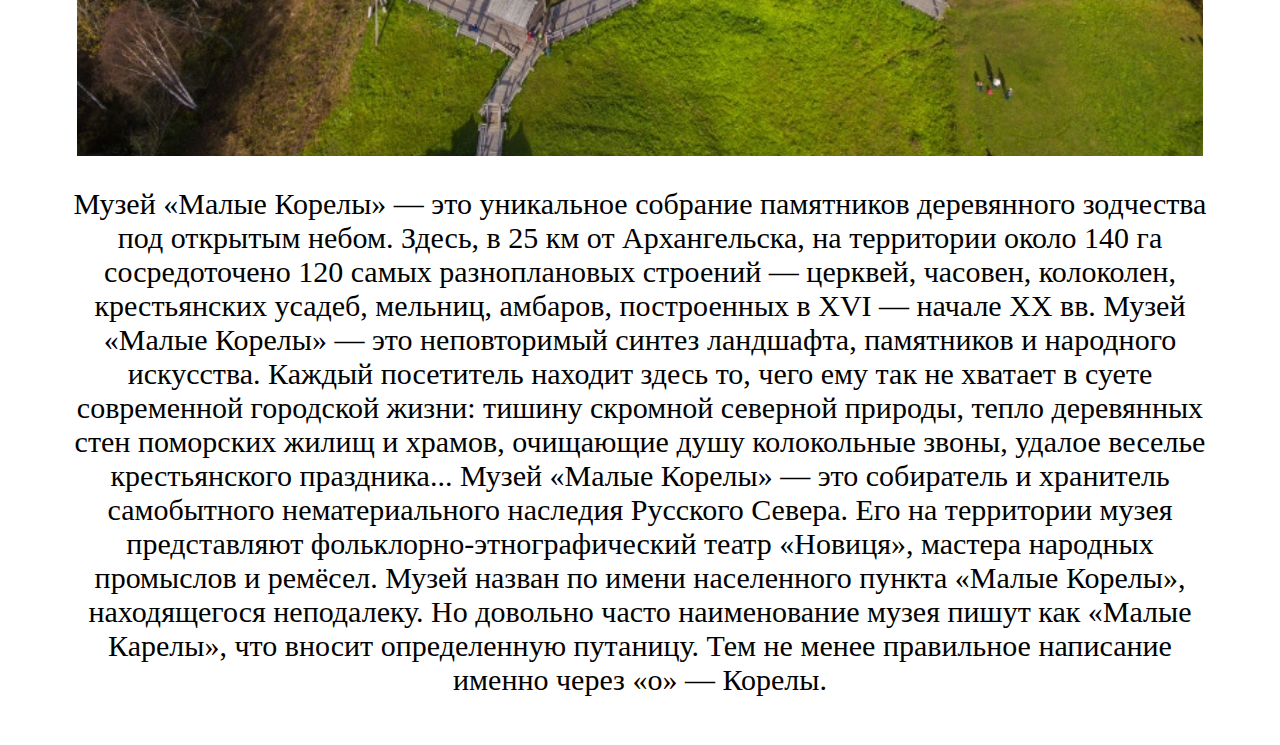
<file: Arkhangelsk/html/attractions.html>
<!DOCTYPE html>
<html>
<head>
	<link rel="stylesheet" type="text/css" href="../css/menu.css">
	<link rel="stylesheet" type="text/css" href="../css/style.css">
	<link rel="stylesheet" type="text/css" href="../css/attractions.css">
<title>Наш сайт</title>
</head>

<body>
	<nav>
		<div class="buttons">
			<a href="index.html" class="info">Архангельск</a>
			<a href="attractions.html" class="info1">Достопримечательности</a>
			<a href="celebrities.html" class="info">Известные люди</a>
			<a href="important.html" class="info">Важные объекты области</a>
			<a href="cities.html" class="info">Города области</a>
		</div>
	</nav>
	<p class="h">Достопримечательности Архангельска</p>
	<div class="container">
		<p class="text">	
			Здесь мы собрали 5 самых интересных достопримечательностей во всём Архангельске.
		</p>
	</div>
	<div class="container">
		<h1>1) Проспект Чумбарова-Лучинского</h1>
		<img src="../img/attractions/1.jpg">
		<p class="text">	
			Проспект Чумбарова-Лучинского — проспект в центре Архангельска. Расположен параллельно Троицкому проспекту, тянется от ул. Выучейского до улицы Карла Либкнехта. Участок проспекта от улицы Иоанна Кронштадтского до улицы Карла Либкнехта является пешеходной зоной, закрытой для проезда автотранспорта. Сокращенное разговорное название проспекта — «Чумбаровка».
			Проспект позиционируется как пешеходная улица-музей. Несколько лет назад городские власти решили свозить сюда постройки деревянного Архангельска, в результате чего здесь находится уникальное собрание деревянных строений старого Архангельска. Самое известное здание, перевезенное сюда, — Марфин Дом, бывший Дом Коммерческого собрания (середина XIX века).

			В 2005 году по инициативе тогдашнего мэра Александра Донского началась реставрация проспекта на так называемые «народные» деньги. В 2009 году она была закончена, проспект был полностью открыт горожанам. Появились брусчатые мостовые, фонари, скамейки, клумбы. Также проспект Чумбарова-Лучинского является местом, где открываются памятники: Степану Писахову, одному из героев сказок Писахова — архангельскому мужику Сене Малине, и Козьме Пруткову.

			Чайка на голове памятника Писахова, которая крепится к нему тонкой ножкой, регулярно отрывалась вандалами и столь же регулярно восстанавливалась.


		</p>
	</div>
	<div class="container">	
		<h1>2) Здание проектных организаций(Высотка)</h1> 
		<img src="../img/attractions/3048305.jpg">
		<p class="text">
			Здание проектных организаций — 24-этажное здание в центре Архангельска (Адрес: площадь Ленина, 4). Самое высокое здание в Архангельской области. Высота здания по уровню крыши — 82 м, высота высшей точки здания над уровнем моря составляет 173 метра по высотным отметкам или 142 метра от цоколя до верхней точки мачты.
			Ранее на месте здания располагался купеческий особняк.

			Здание построено в период между 1978 и 1983 годом к 400-летию Архангельска (1984). В советское время в здании располагались проектные организации и управление по эксплуатации высотных сооружений. В 1990-х здание превращено в офисное. В здании также размещается радиооборудование и студии большинства архангельских радиостанций.

			К 1 января 2010 года была установлена разноцветная подсветка верхней части здания и мачты.

			Среди жителей города здание имеет неформальное название — «высотка», «карандаш»,«Свечка».


		</p>
	</div>
	<div class="container">	 
		<h1>3) Памятник Тюленю – спасителю жителей Архангельска и блокадного Ленинграда</h1> 
		<img src="../img/attractions/IMG_5099.jpg">
		<p class="text">
			Памятник «Тюленю — спасителю жителей Архангельска и блокадного Ленинграда» установлен в Архангельске, на набережной Северной Двины. Его открытие состоялось 6 мая 2010 года.
			Во времена Великой Отечественной войны в Архангельске суточная норма хлеба снижалась в некоторые месяцы до 125 грамм на человека (что соответствует минимальной норме в блокадном Ленинграде). Архангельск был вторым (после Ленинграда) городом в СССР по смертности от голода, несмотря на то, что через его порт проходили тысячи тонн продовольствия, импортируемого по ленд-лизу. За 1941—1944 годы в Архангельске от голода и болезней умерло 38 тысяч жителей (каждый седьмой из предвоенной численности населения 281 тыс. человек).

	Для улучшения продовольственного снабжения были организованы промысловые экспедиции с целью охоты на тюленя в Белом и Баренцевом морях. Добытые мясо, жир и шкуры северных животных спасли от голодной смерти и холода тысячи нуждающихся людей не только в Архангельске и близлежащих местностях, но и в Ленинграде (из Архангельска в Ленинград для ликвидации последствий блокады было отправлено более тысячи тонн пищевого и медицинского жира из тюленьего сала). Кроме того, тюлений жир использовался для смазки орудий на кораблях Северного флота.

	Памятник тюленю-спасителю было решено поставить почти сразу после окончания Великой Отечественной войны, но его сооружение задержалось на несколько десятилетий, хотя вопрос об установке памятника периодически поднимался. В начале 2000-х годов инициаторами появления памятника выступили представители городской общественной организации «Дети, опалённые войной», основанной супругами С. Н. Лебедевым и Г. К. Лебедевой. Общественники добились цели, поставленной в 1946 году, лишь в мае 2010 года, к празднованию 65-летия Победы. На изготовление памятника из городского бюджета было выделено 3,1 млн рублей, около 300 тыс. рублей пожертвовали архангелогородцы. При установке в подножие памятника была заложена капсула с именами тех, кто способствовал созданию памятника.
	По утверждению Г. К. Лебедевой, в день открытия памятника тюленю-спасителю на льдинах вблизи набережной были замечены тюлени, которые уплыли в море только после окончания мероприятия.


		</p>
	</div>
	<div class="container">	 
		<h1>4) САФУ</h1> 
		<img src="../img/attractions/L3jGU9ltU6g.jpg">
		<p class="text">
			Се́верный (Аркти́ческий) федера́льный университе́т имени М. В. Ломоносова (Федеральное государственное автономное образовательное учреждение высшего образования (ФГАОУ ВО)) — высшее учебное заведение в Архангельске, один из федеральных университетов России. Создан в 2010 году путём объединения Архангельского государственного технического университета, Поморского государственного университета имени М. В. Ломоносова, Архангельский государственный технический университет, Архангельского лесотехнического колледжа Императора Петра I и Северодвинского технического колледжа.
			В САФУ проводится научная работа как в традиционных для университета отраслях, связанных с лесной, целлюлозно-бумажной и нефтегазовой промышленностью, так и в новых направлениях, определённых арктической специализацией университета.

	Университет является учредителем пяти научных рецензируемых журналов: Arctic Environmental Research, Арктика и Север (RSCI), Вестник Северного (Арктического) федерального университета. Серия «Гуманитарные и социальные науки» (ВАК), Журнал медико-биологических исследований (ВАК), Известия высших учебных заведений. Лесной журнал (WoS ESCI).

	Университет имеет собственный центр коллективного пользования научным оборудованием "Арктика".
		</p>
	</div>
	<div class="container">	 
		<h1>5) Малые Корелы</h1> 
		<img src="../img/attractions/2248474404457383-800x600.jpg">
		<p class="text">
			Музей «Малые Корелы» — это уникальное собрание памятников деревянного зодчества под открытым небом. Здесь, в 25 км от Архангельска, на территории около 140 га сосредоточено 120 самых разноплановых строений — церквей, часовен, колоколен, крестьянских усадеб, мельниц, амбаров, построенных в XVI — начале XX вв.

	Музей «Малые Корелы» — это неповторимый синтез ландшафта, памятников и народного искусства. Каждый посетитель находит здесь то, чего ему так не хватает в суете современной городской жизни: тишину скромной северной природы, тепло деревянных стен поморских жилищ и храмов, очищающие душу колокольные звоны, удалое веселье крестьянского праздника...

	Музей «Малые Корелы» — это собиратель и хранитель самобытного нематериального наследия Русского Севера. Его на территории музея представляют фольклорно-этнографический театр «Новиця», мастера народных промыслов и ремёсел.

	Музей назван по имени населенного пункта «Малые Корелы», находящегося неподалеку. Но довольно часто наименование музея пишут как «Малые Карелы», что вносит определенную путаницу. Тем не менее правильное написание именно через «о» — Корелы.
		</p>
	</div>
</body>
</file>
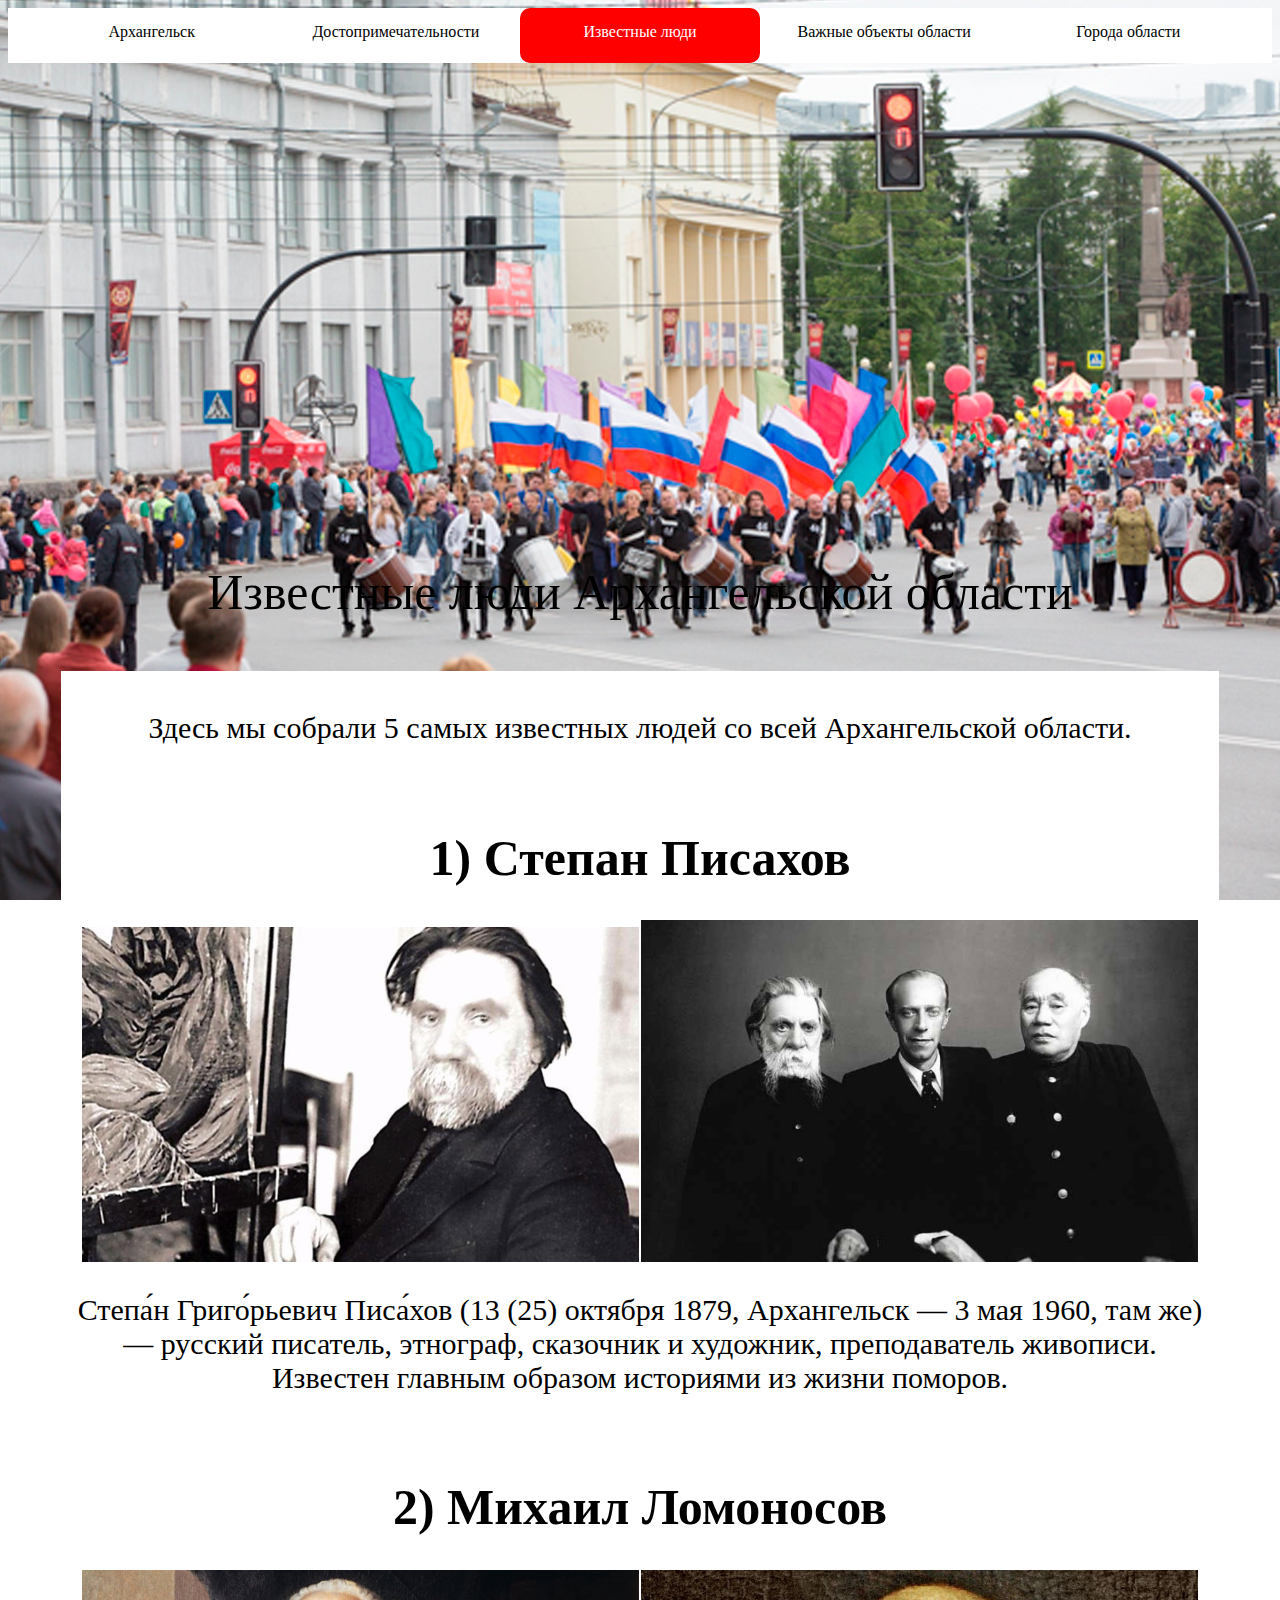
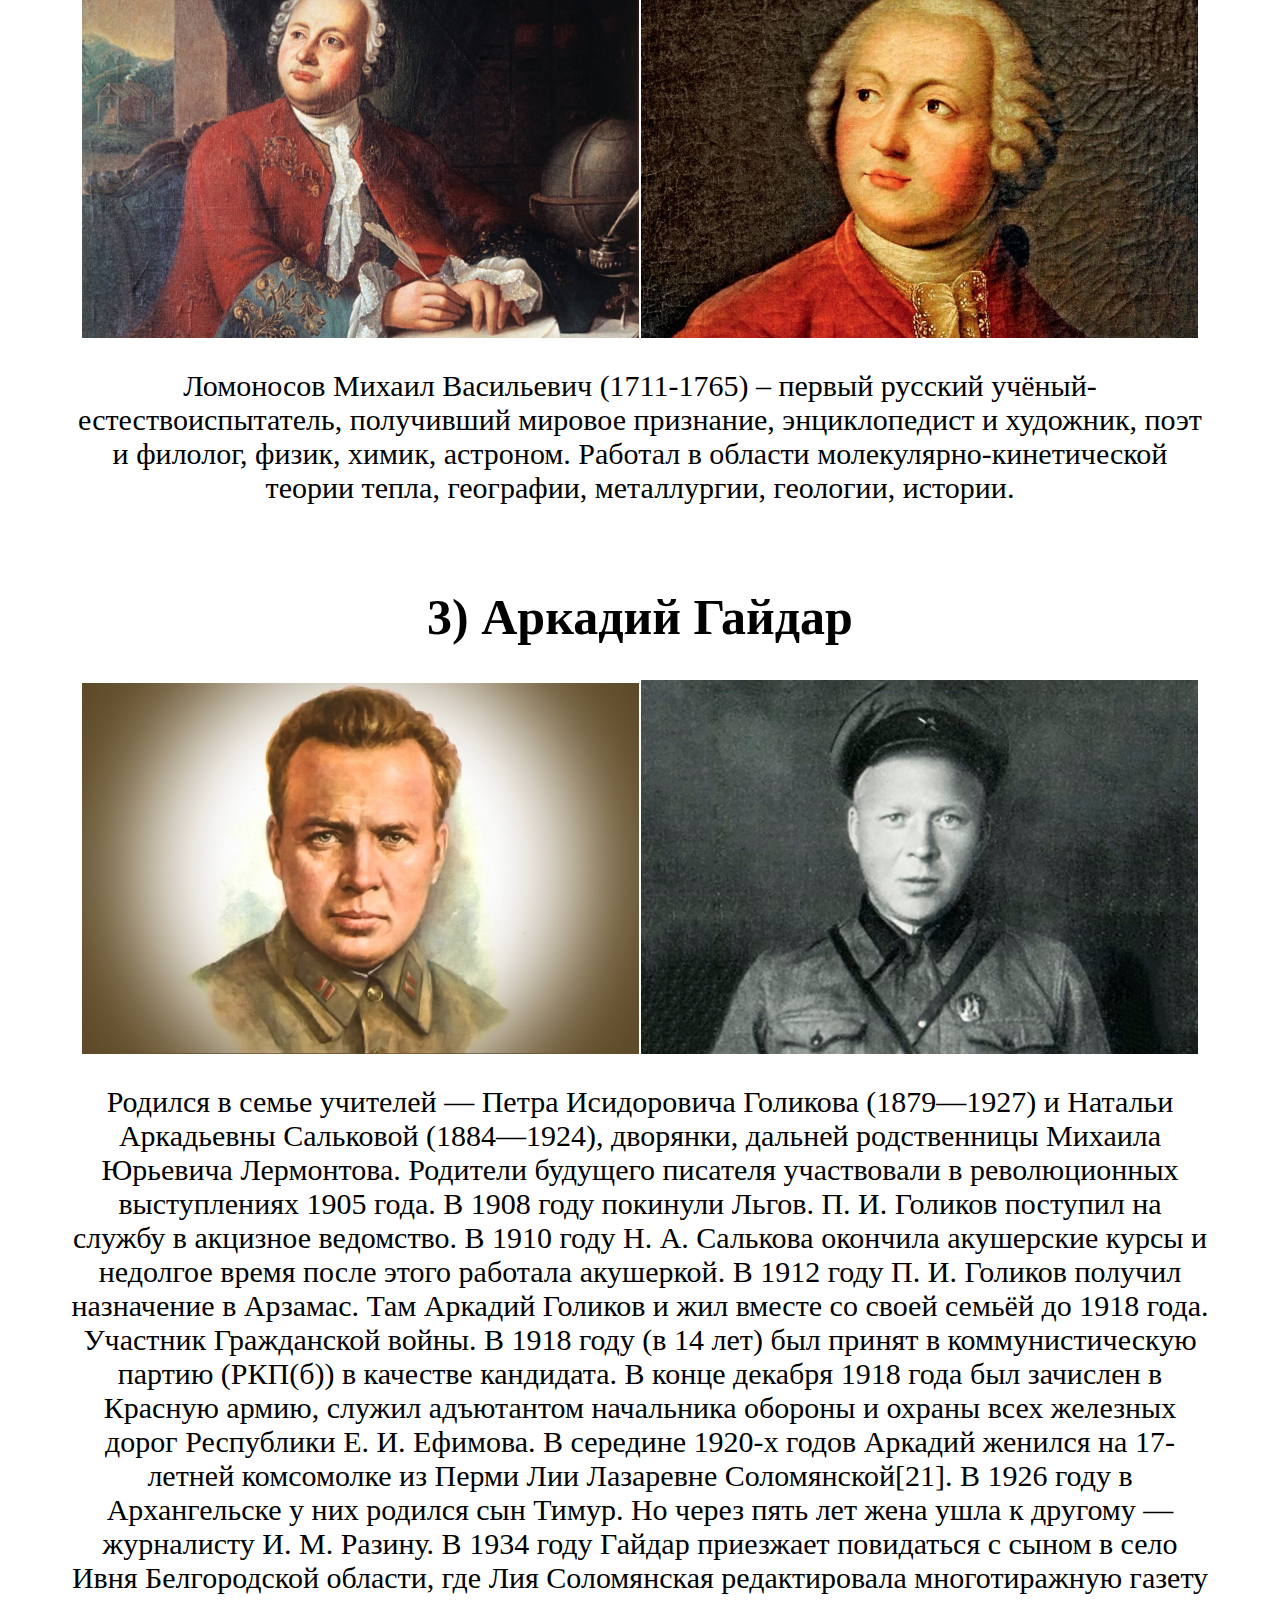
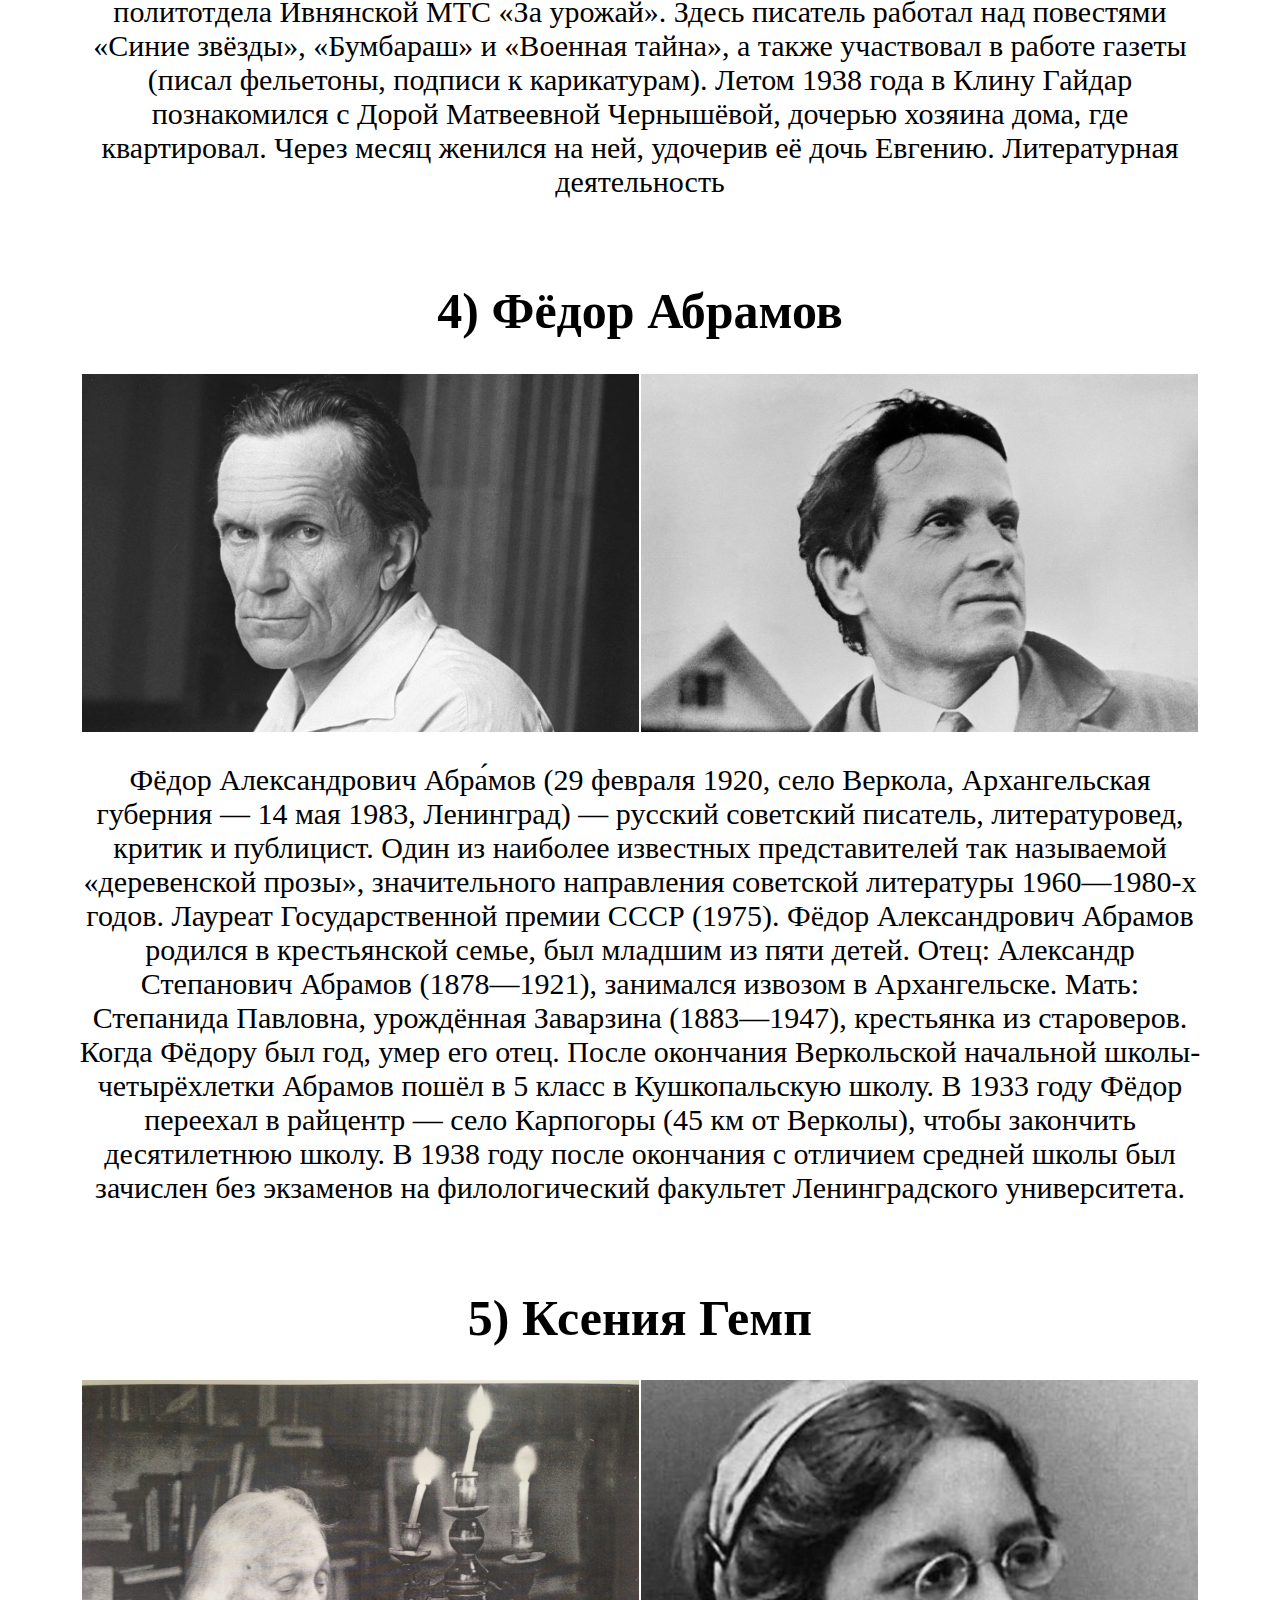
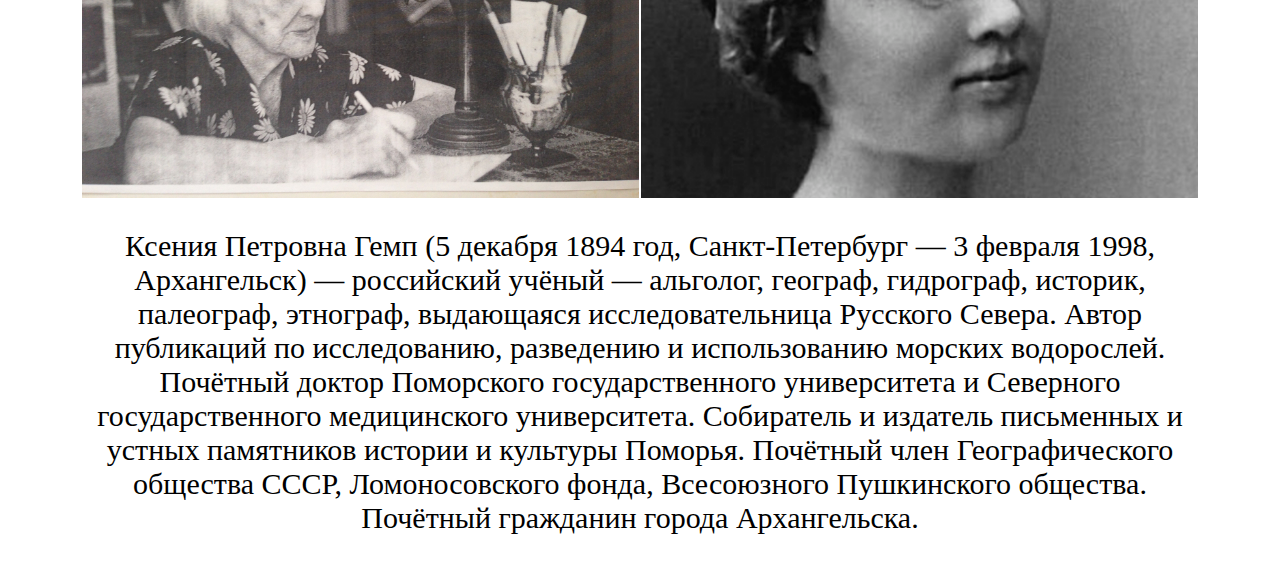
<file: Arkhangelsk/html/celebrities.html>
<!DOCTYPE html>
<html>
<head>
	<link rel="stylesheet" type="text/css" href="../css/menu.css">
	<link rel="stylesheet" type="text/css" href="../css/style.css">
	<link rel="stylesheet" type="text/css" href="../css/celebrities.css">
<title>Наш сайт</title>
</head>

<body>
	<nav>
		<div class="buttons">
			<a href="index.html" class="info">Архангельск</a>
			<a href="attractions.html" class="info">Достопримечательности</a>
			<a href="celebrities.html" class="info1">Известные люди</a>
			<a href="important.html" class="info">Важные объекты области</a>
			<a href="cities.html" class="info">Города области</a>
		</div>
	</nav>
	<p class="h">Известные люди Архангельской области</p>
	<div class="container">
		<p class="text">	
			Здесь мы собрали 5 самых известных людей со всей Архангельской области.
		</p>
	</div>
	<div class="container">
		<h1>1) Степан Писахов</h1>
		<img src="../img/celebrities/7.jpg">
		<img src="../img/celebrities/8.jpg">
		<p class="text">	
			Степа́н Григо́рьевич Писа́хов (13 (25) октября 1879, Архангельск — 3 мая 1960, там же) — русский писатель, этнограф, сказочник и художник, преподаватель живописи. Известен главным образом историями из жизни поморов.
		</p>
	</div>
	<div class="container">	
		<h1>2) Михаил Ломоносов</h1> 
		<img src="../img/celebrities/9.jpg">
		<img src="../img/celebrities/10.jpg">
		<p class="text">
			Ломоносов Михаил Васильевич (1711-1765) – первый русский учёный-естествоиспытатель, получивший мировое признание, энциклопедист и художник, поэт и филолог, физик, химик, астроном. Работал в области молекулярно-кинетической теории тепла, географии, металлургии, геологии, истории.
		</p>
	</div>
	<div class="container">	 
		<h1>3) Аркадий Гайдар</h1> 
		<img src="../img/celebrities/4jpg.jpg">
		<img src="../img/celebrities/5.jpg">
		<p class="text">
		Родился в семье учителей — Петра Исидоровича Голикова (1879—1927) и Натальи Аркадьевны Сальковой (1884—1924), дворянки, дальней родственницы Михаила Юрьевича Лермонтова. Родители будущего писателя участвовали в революционных выступлениях 1905 года. В 1908 году покинули Льгов. П. И. Голиков поступил на службу в акцизное ведомство. В 1910 году Н. А. Салькова окончила акушерские курсы и недолгое время после этого работала акушеркой. В 1912 году П. И. Голиков получил назначение в Арзамас. Там Аркадий Голиков и жил вместе со своей семьёй до 1918 года.

		Участник Гражданской войны. В 1918 году (в 14 лет) был принят в коммунистическую партию (РКП(б)) в качестве кандидата. В конце декабря 1918 года был зачислен в Красную армию, служил адъютантом начальника обороны и охраны всех железных дорог Республики Е. И. Ефимова.

		В середине 1920-х годов Аркадий женился на 17-летней комсомолке из Перми Лии Лазаревне Соломянской[21]. В 1926 году в Архангельске у них родился сын Тимур. Но через пять лет жена ушла к другому — журналисту И. М. Разину.

		В 1934 году Гайдар приезжает повидаться с сыном в село Ивня Белгородской области, где Лия Соломянская редактировала многотиражную газету политотдела Ивнянской МТС «За урожай». Здесь писатель работал над повестями «Синие звёзды», «Бумбараш» и «Военная тайна», а также участвовал в работе газеты (писал фельетоны, подписи к карикатурам).

		Летом 1938 года в Клину Гайдар познакомился с Дорой Матвеевной Чернышёвой, дочерью хозяина дома, где квартировал. Через месяц женился на ней, удочерив её дочь Евгению.

		Литературная деятельность
		</p>
	</div>
	<div class="container">	 
		<h1>4) Фёдор Абрамов</h1> 
		<img src="../img/celebrities/2.jpg">
		<img src="../img/celebrities/3.jpg">
		<p class="text">
			Фёдор Александрович Абра́мов (29 февраля 1920, село Веркола, Архангельская губерния — 14 мая 1983, Ленинград) — русский советский писатель, литературовед, критик и публицист. Один из наиболее известных представителей так называемой «деревенской прозы», значительного направления советской литературы 1960—1980-х годов. Лауреат Государственной премии СССР (1975).
			Фёдор Александрович Абрамов родился в крестьянской семье, был младшим из пяти детей. Отец: Александр Степанович Абрамов (1878—1921), занимался извозом в Архангельске. Мать: Степанида Павловна, урождённая Заварзина (1883—1947), крестьянка из староверов. Когда Фёдору был год, умер его отец.

			После окончания Веркольской начальной школы-четырёхлетки Абрамов пошёл в 5 класс в Кушкопальскую школу. В 1933 году Фёдор переехал в райцентр — село Карпогоры (45 км от Верколы), чтобы закончить десятилетнюю школу. В 1938 году после окончания с отличием средней школы был зачислен без экзаменов на филологический факультет Ленинградского университета.
		</p>
	</div>
	<div class="container">	 
		<h1>5) Ксения Гемп</h1> 
		<img src="../img/celebrities/1.jpeg">
		<img src="../img/celebrities/11.jpg">
		<p class="text">
			Ксения Петровна Гемп (5  декабря 1894 год, Санкт-Петербург — 3 февраля 1998, Архангельск) — российский учёный — альголог, географ, гидрограф, историк, палеограф, этнограф, выдающаяся исследовательница Русского Севера. Автор публикаций по исследованию, разведению и использованию морских водорослей. Почётный доктор Поморского государственного университета и Северного государственного медицинского университета. Собиратель и издатель письменных и устных памятников истории и культуры Поморья. Почётный член Географического общества СССР, Ломоносовского фонда, Всесоюзного Пушкинского общества. Почётный гражданин города Архангельска.
		</p>
	</div>
</body>
</file>
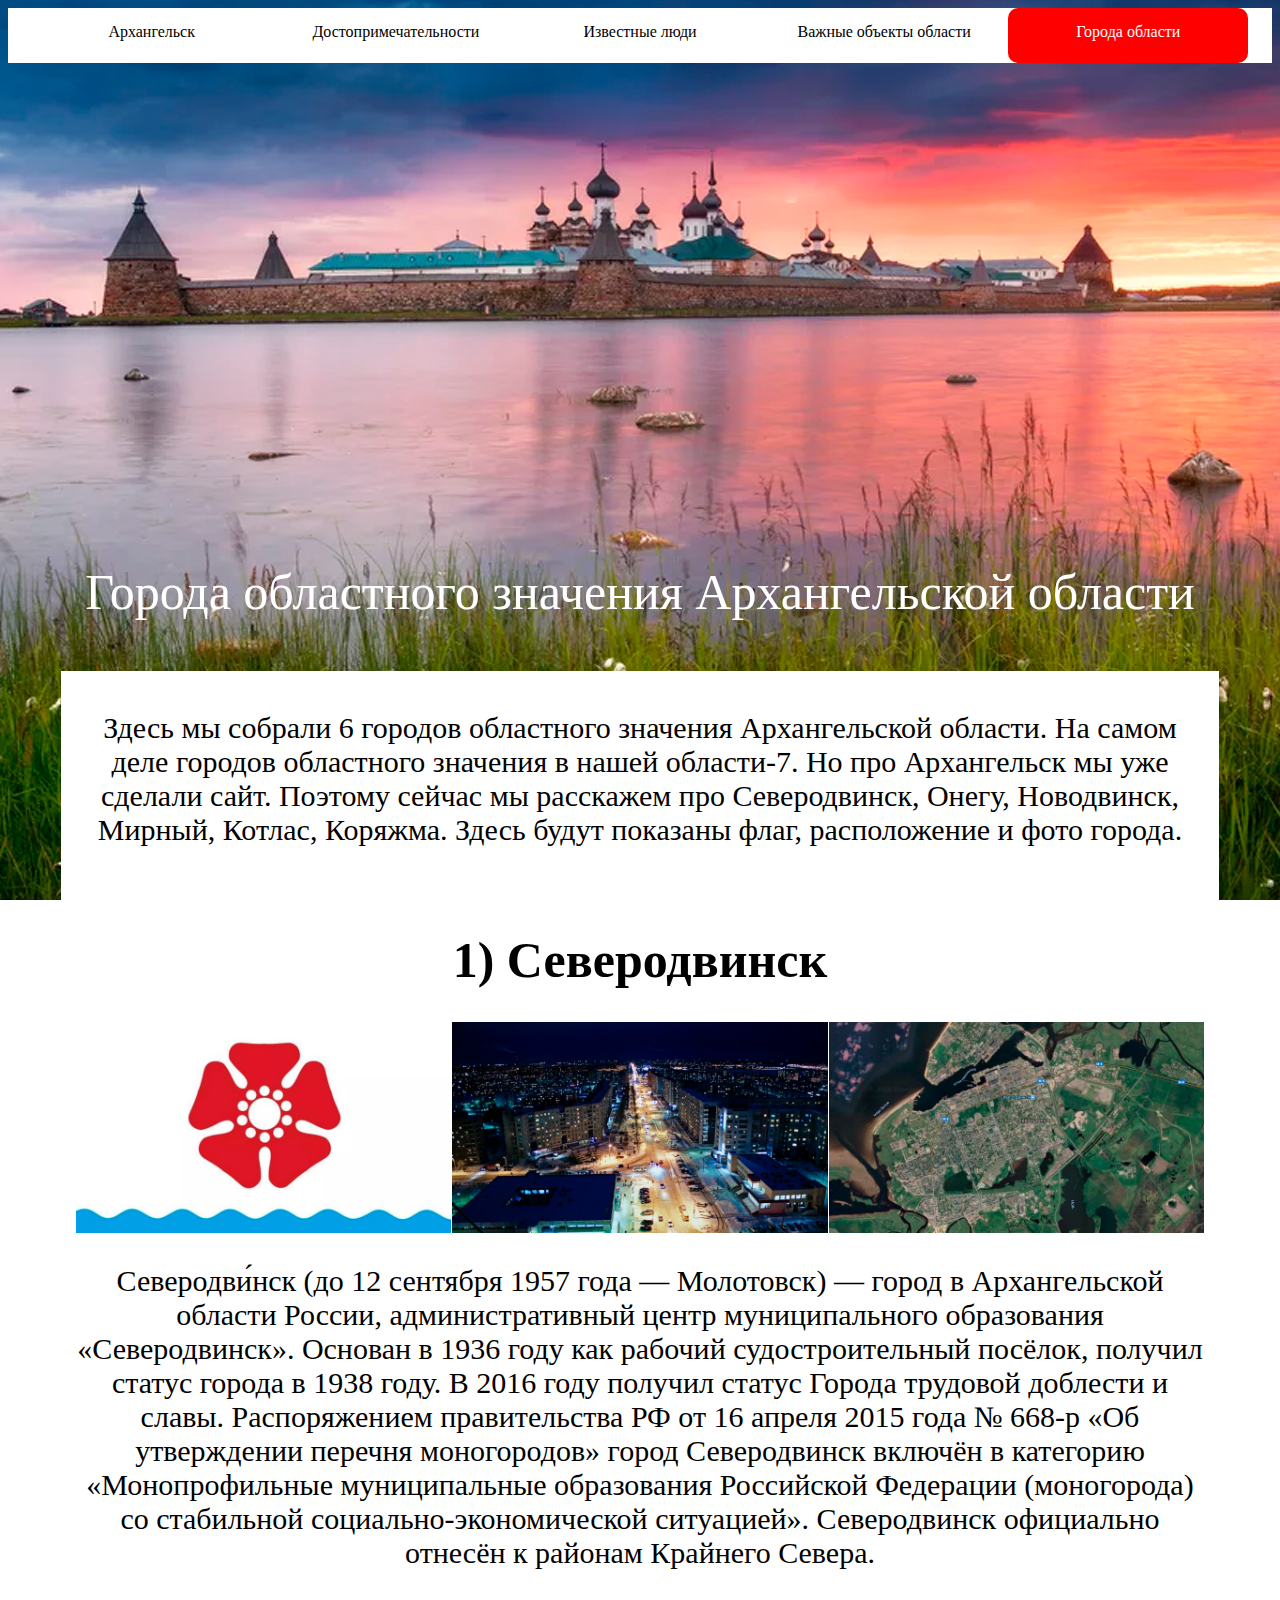
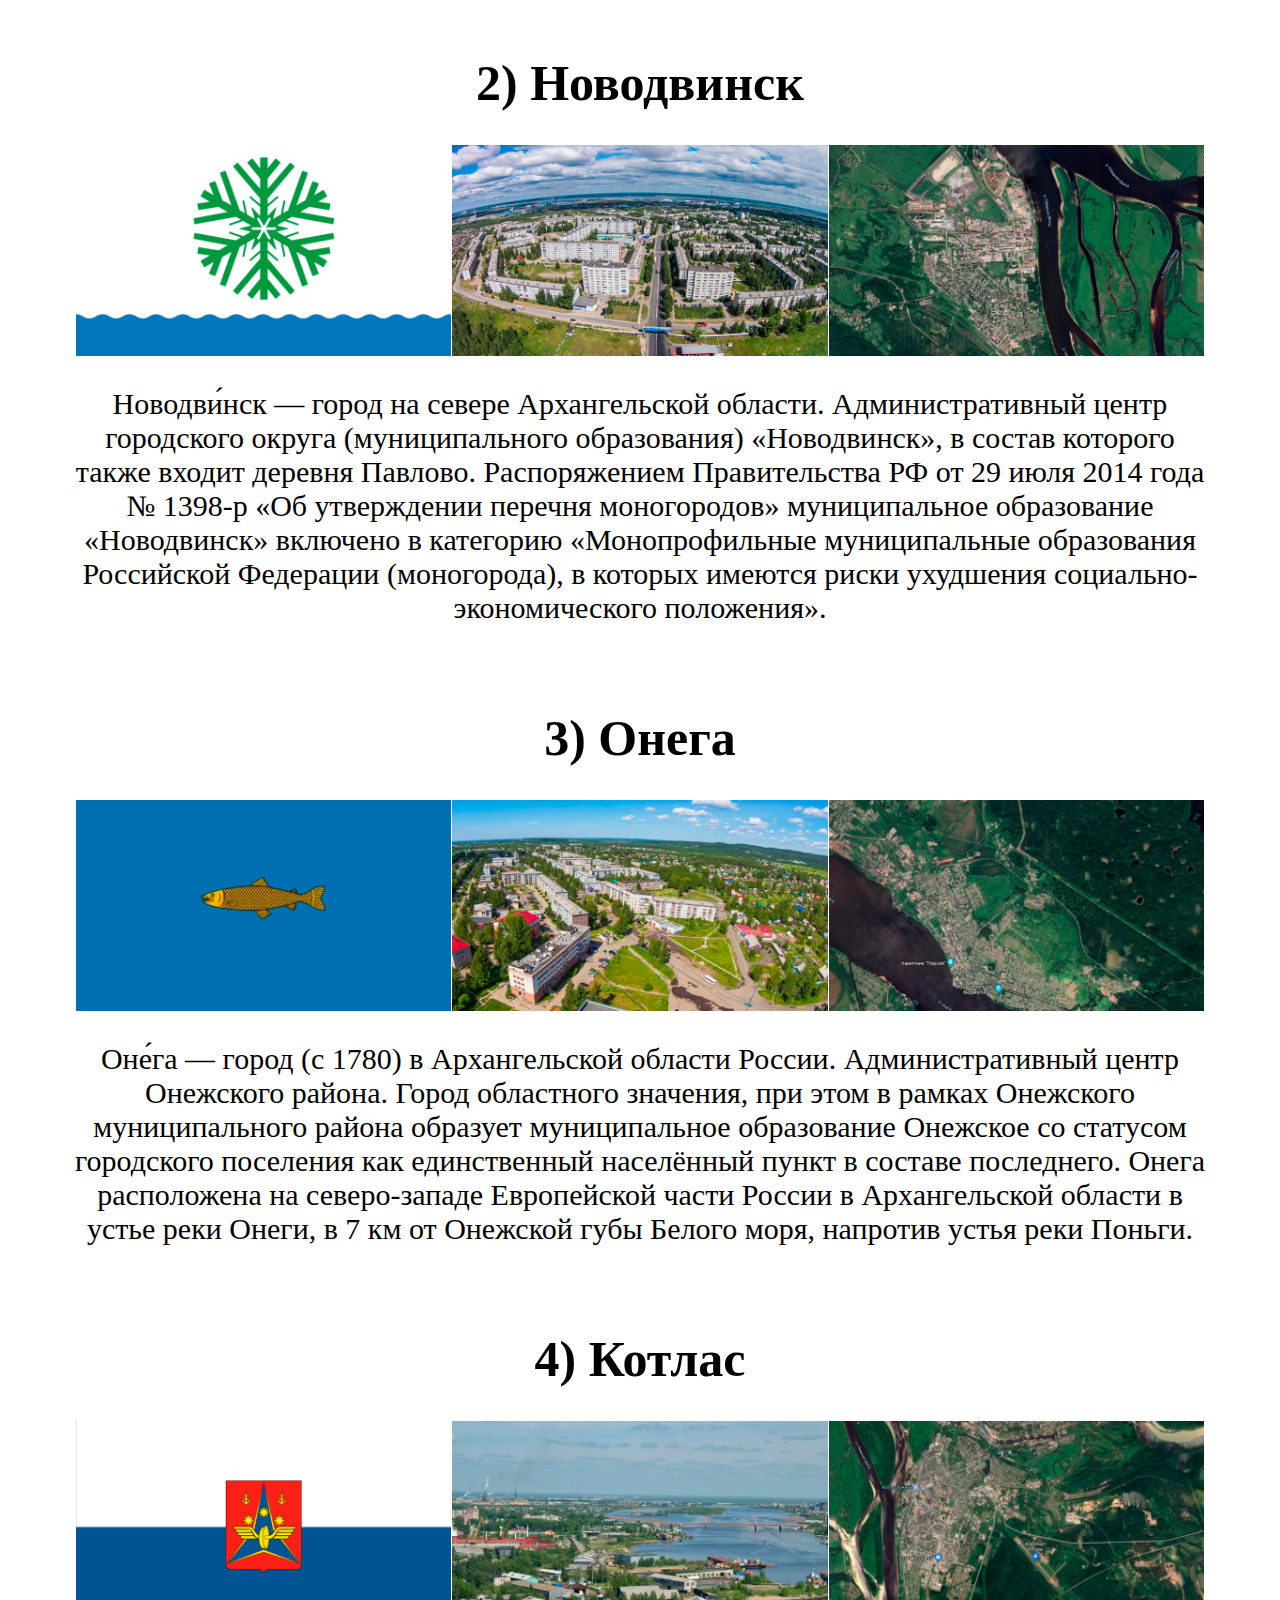
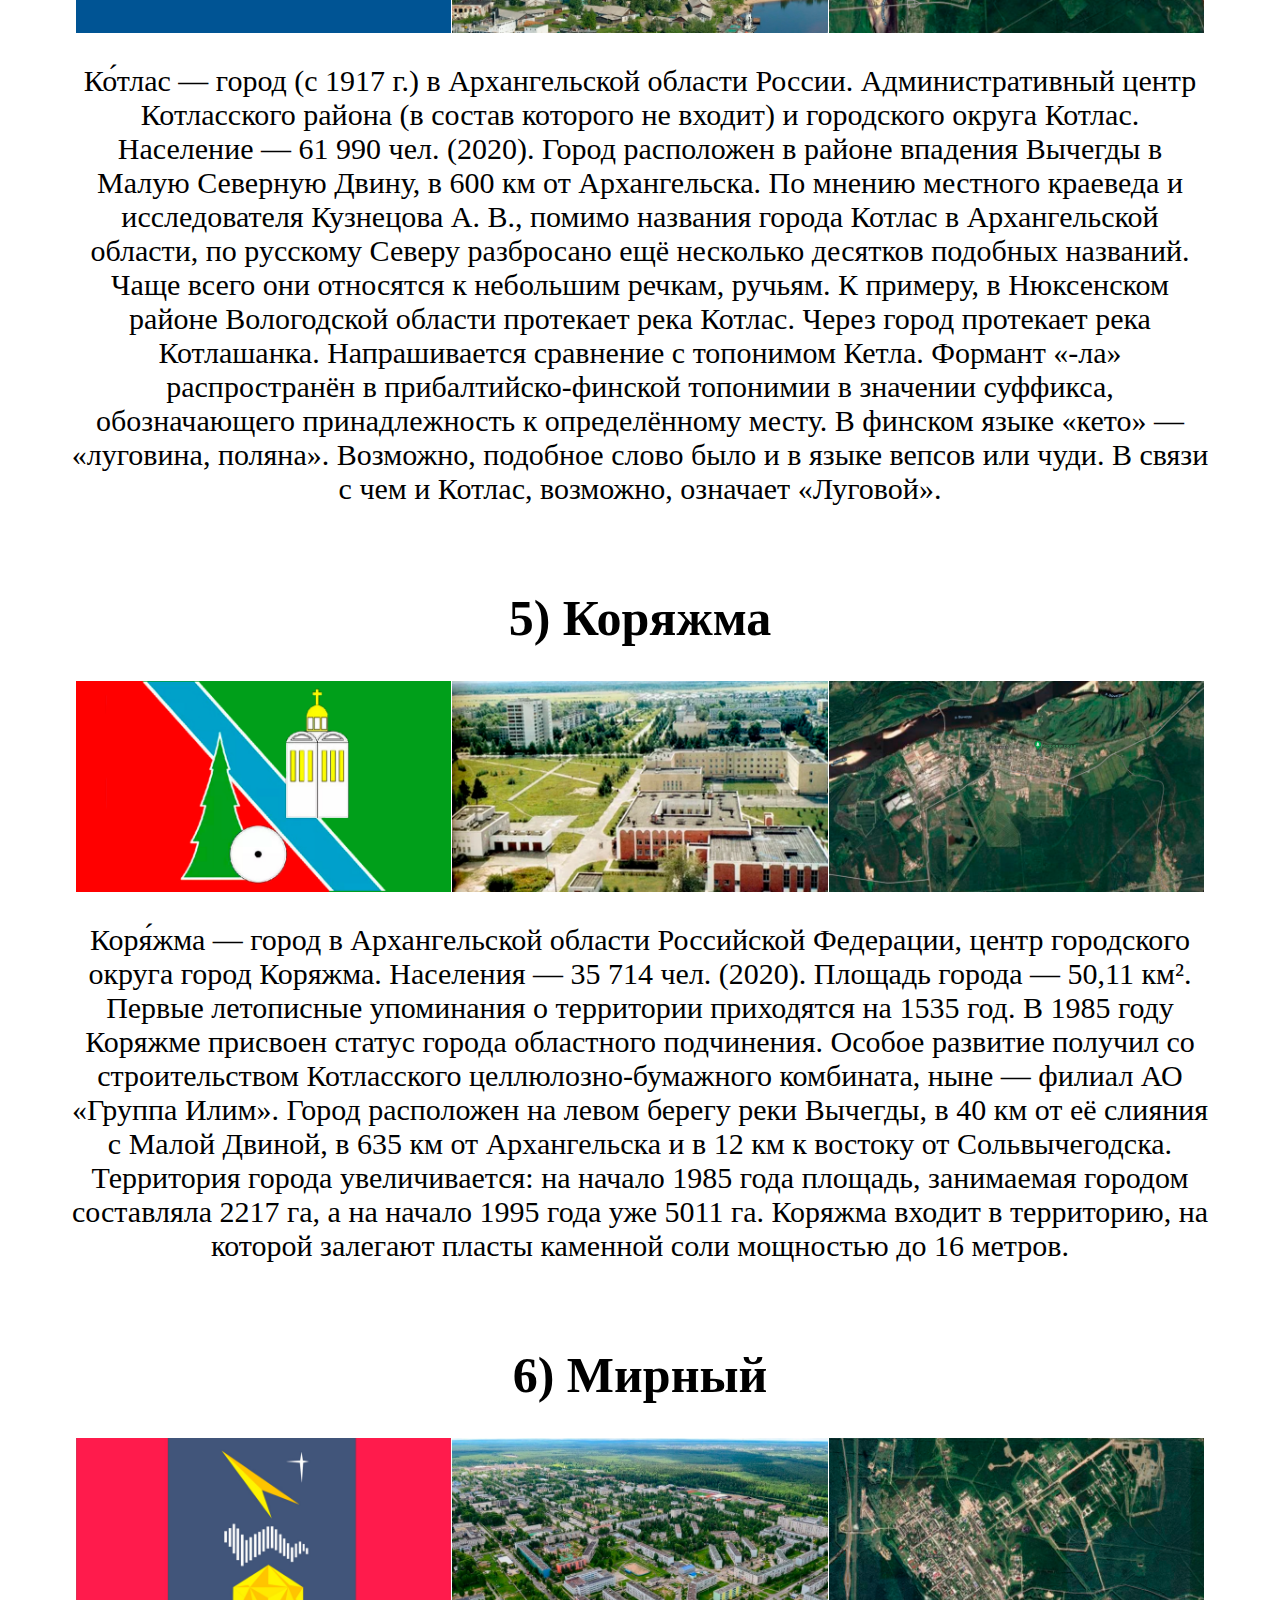
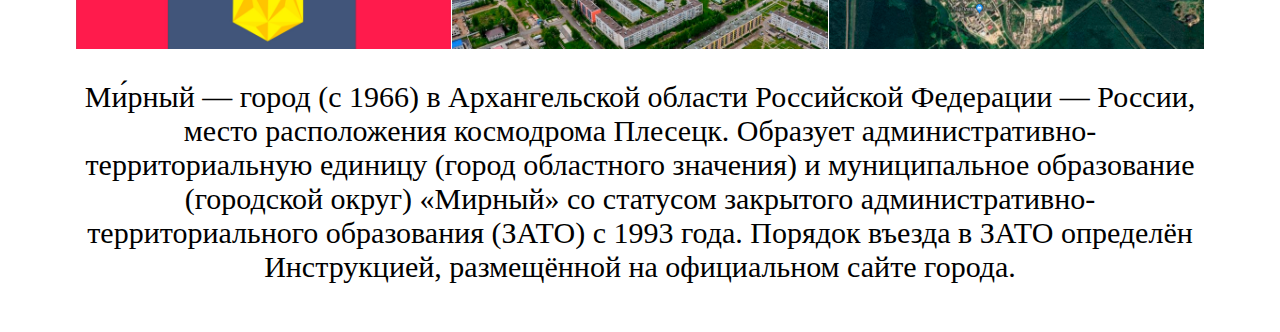
<file: Arkhangelsk/html/cities.html>
<!DOCTYPE html>
<html>
<head>

	<link rel="stylesheet" type="text/css" href="../css/menu.css">
	<link rel="stylesheet" type="text/css" href="../css/style.css">
	<link rel="stylesheet" type="text/css" href="../css/cities.css">

<title>Наш сайт</title>
</head>

<body>
	<nav>
		<div class="buttons">
			<a href="index.html" class="info">Архангельск</a>
			<a href="attractions.html" class="info">Достопримечательности</a>
			<a href="celebrities.html" class="info">Известные люди</a>
			<a href="important.html" class="info">Важные объекты области</a>
			<a href="cities.html" class="info1">Города области</a>

		</div>
	</nav>
	<p class="h">Города областного значения Архангельской области</p>
	<div class="container">
		<p class="text">	
			Здесь мы собрали 6 городов областного значения Архангельской области. На самом деле городов областного значения в нашей области-7. Но про Архангельск мы уже сделали сайт. Поэтому сейчас мы расскажем про Северодвинск, Онегу, Новодвинск, Мирный, Котлас, Коряжма. Здесь будут показаны флаг, расположение и фото города.

		</p>
	</div>
	<div class="container">
		<h1>1) Северодвинск</h1>
		<img src="../img/cities/11.jpg">
		<img src="../img/cities/12.jpg">
		<img src="../img/cities/13.jpg">
		<p class="text">	
			Северодви́нск (до 12 сентября 1957 года — Молотовск) — город в Архангельской области России, административный центр муниципального образования «Северодвинск». Основан в 1936 году как рабочий судостроительный посёлок, получил статус города в 1938 году.

			В 2016 году получил статус Города трудовой доблести и славы.

			Распоряжением правительства РФ от 16 апреля 2015 года № 668-р «Об утверждении перечня моногородов» город Северодвинск включён в категорию «Монопрофильные муниципальные образования Российской Федерации (моногорода) со стабильной социально-экономической ситуацией». Северодвинск официально отнесён к районам Крайнего Севера.
		</p>
	</div>
	<div class="container">	
		<h1>2) Новодвинск</h1> 
		<img src="../img/cities/21.jpg">
		<img src="../img/cities/22.jpg">
		<img src="../img/cities/23.jpg">

		<p class="text">
			Новодви́нск — город на севере Архангельской области. Административный центр городского округа (муниципального образования) «Новодвинск», в состав которого также входит деревня Павлово.

			Распоряжением Правительства РФ от 29 июля 2014 года № 1398-р «Об утверждении перечня моногородов» муниципальное образование «Новодвинск» включено в категорию «Монопрофильные муниципальные образования Российской Федерации (моногорода), в которых имеются риски ухудшения социально-экономического положения».
		</p>
	</div>
	<div class="container">	 
		<h1>3) Онега</h1> 
		<img src="../img/cities/31.jpg">
		<img src="../img/cities/32.jpg">
		<img src="../img/cities/33.jpg">

		<p class="text">
			Оне́га — город (с 1780) в Архангельской области России. Административный центр Онежского района.

			Город областного значения, при этом в рамках Онежского муниципального района образует муниципальное 	образование Онежское со статусом городского поселения как единственный населённый пункт в составе последнего.
			Онега расположена на северо-западе Европейской части России в Архангельской области в устье реки Онеги, в 7 км от Онежской губы Белого моря, напротив устья реки Поньги.
		</p>
	</div>
	<div class="container">	 
		<h1>4) Котлас</h1> 
		<img src="../img/cities/41.jpg">
		<img src="../img/cities/42.jpg">
		<img src="../img/cities/43.jpg">
		<p class="text">
			Ко́тлас — город (с 1917 г.) в Архангельской области России. Административный центр Котласского района (в состав которого не входит) и городского округа Котлас.

			Население — 61 990 чел. (2020).

			Город расположен в районе впадения Вычегды в Малую Северную Двину, в 600 км от Архангельска.
			По мнению местного краеведа и исследователя Кузнецова А. В., помимо названия города Котлас в Архангельской области, по русскому Северу разбросано ещё несколько десятков подобных названий. Чаще всего они относятся к небольшим речкам, ручьям. К примеру, в Нюксенском районе Вологодской области протекает река Котлас. Через город протекает река Котлашанка. Напрашивается сравнение с топонимом Кетла. Формант «-ла» распространён в прибалтийско-финской топонимии в значении суффикса, обозначающего принадлежность к определённому месту. В финском языке «кето» — «луговина, поляна». Возможно, подобное слово было и в языке вепсов или чуди. В связи с чем и Котлас, возможно, означает «Луговой».
		</p>
	</div>
	<div class="container">	 
		<h1>5) Коряжма</h1> 
		<img src="../img/cities/51.jpg">
		<img src="../img/cities/52.jpg">
		<img src="../img/cities/53.jpg">
		<p class="text">
			Коря́жма — город в Архангельской области Российской Федерации, центр городского округа город Коряжма. Населения — 35 714 чел. (2020). Площадь города — 50,11 км². Первые летописные упоминания о территории приходятся на 1535 год. В 1985 году Коряжме присвоен статус города областного подчинения. Особое развитие получил со строительством Котласского целлюлозно-бумажного комбината, ныне — филиал АО «Группа Илим».
			Город расположен на левом берегу реки Вычегды, в 40 км от её слияния с Малой Двиной, в 635 км от Архангельска и в 12 км к востоку от Сольвычегодска.

			Территория города увеличивается: на начало 1985 года площадь, занимаемая городом составляла 2217 га, а на начало 1995 года уже 5011 га. Коряжма входит в территорию, на которой залегают пласты каменной соли мощностью до 16 метров. 
		</p>
	</div>
	<div class="container">	 
		<h1>6) Мирный</h1> 
		<img src="../img/cities/61.jpg">
		<img src="../img/cities/62.jpg">
		<img src="../img/cities/63.jpg">
		<p class="text">
			Ми́рный — город (с 1966) в Архангельской области Российской Федерации — России, место расположения космодрома Плесецк. Образует административно-территориальную единицу (город областного значения) и муниципальное образование (городской округ) «Мирный» со статусом закрытого административно-территориального образования (ЗАТО) с 1993 года.

			Порядок въезда в ЗАТО определён Инструкцией, размещённой на официальном сайте города.
		</p>
	</div>
</body>
</file>
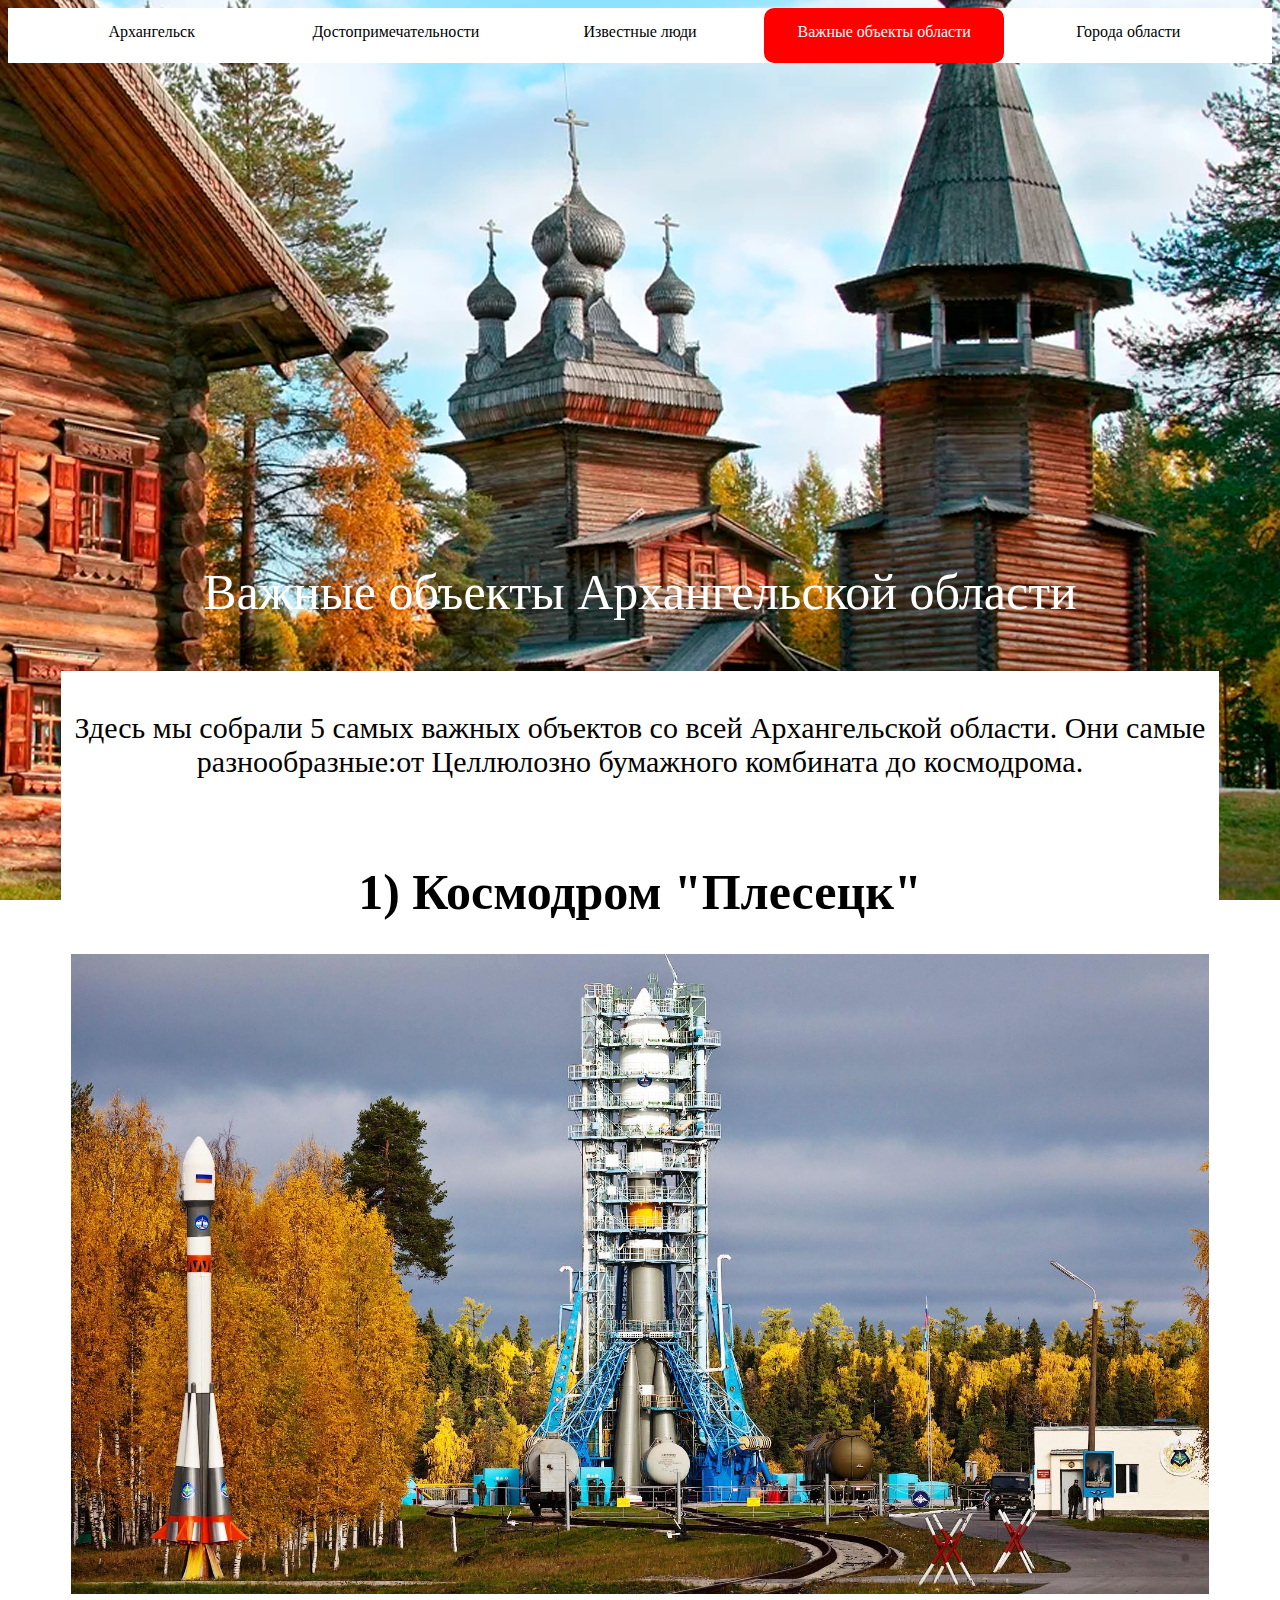
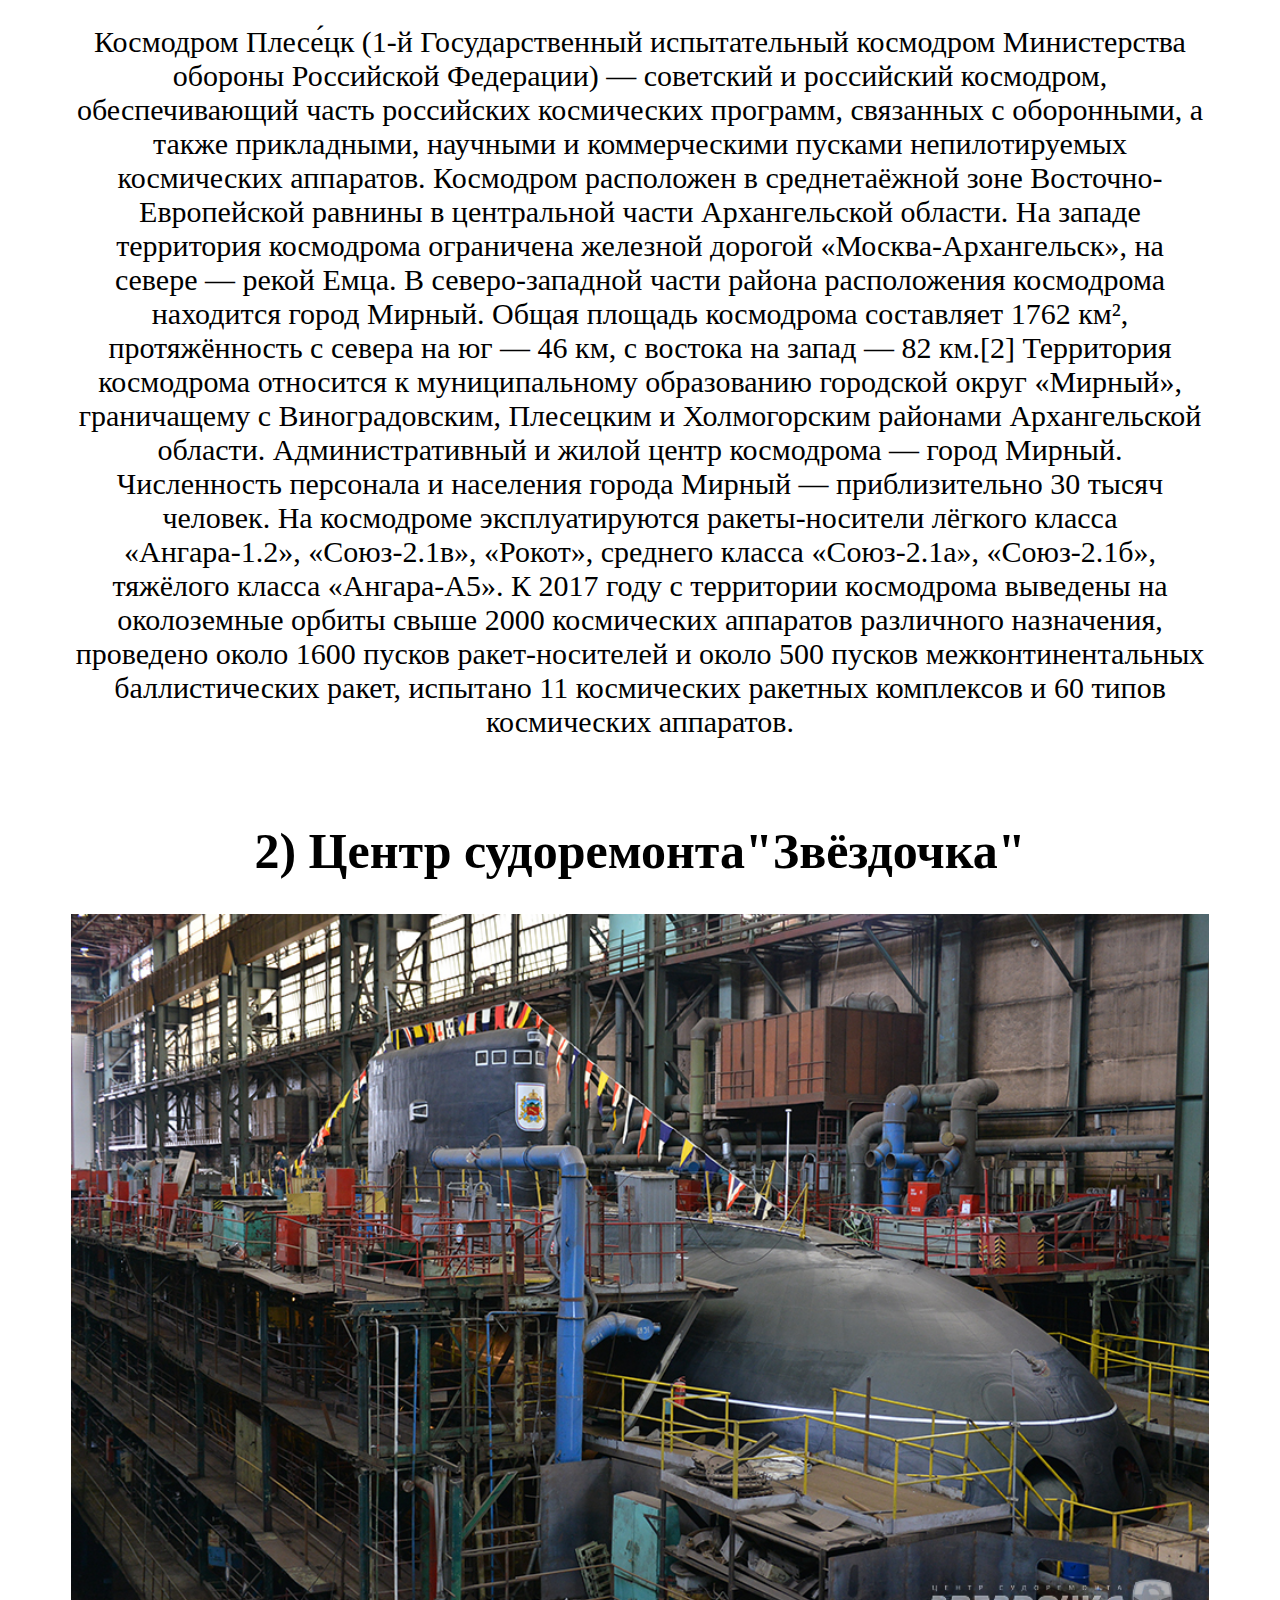
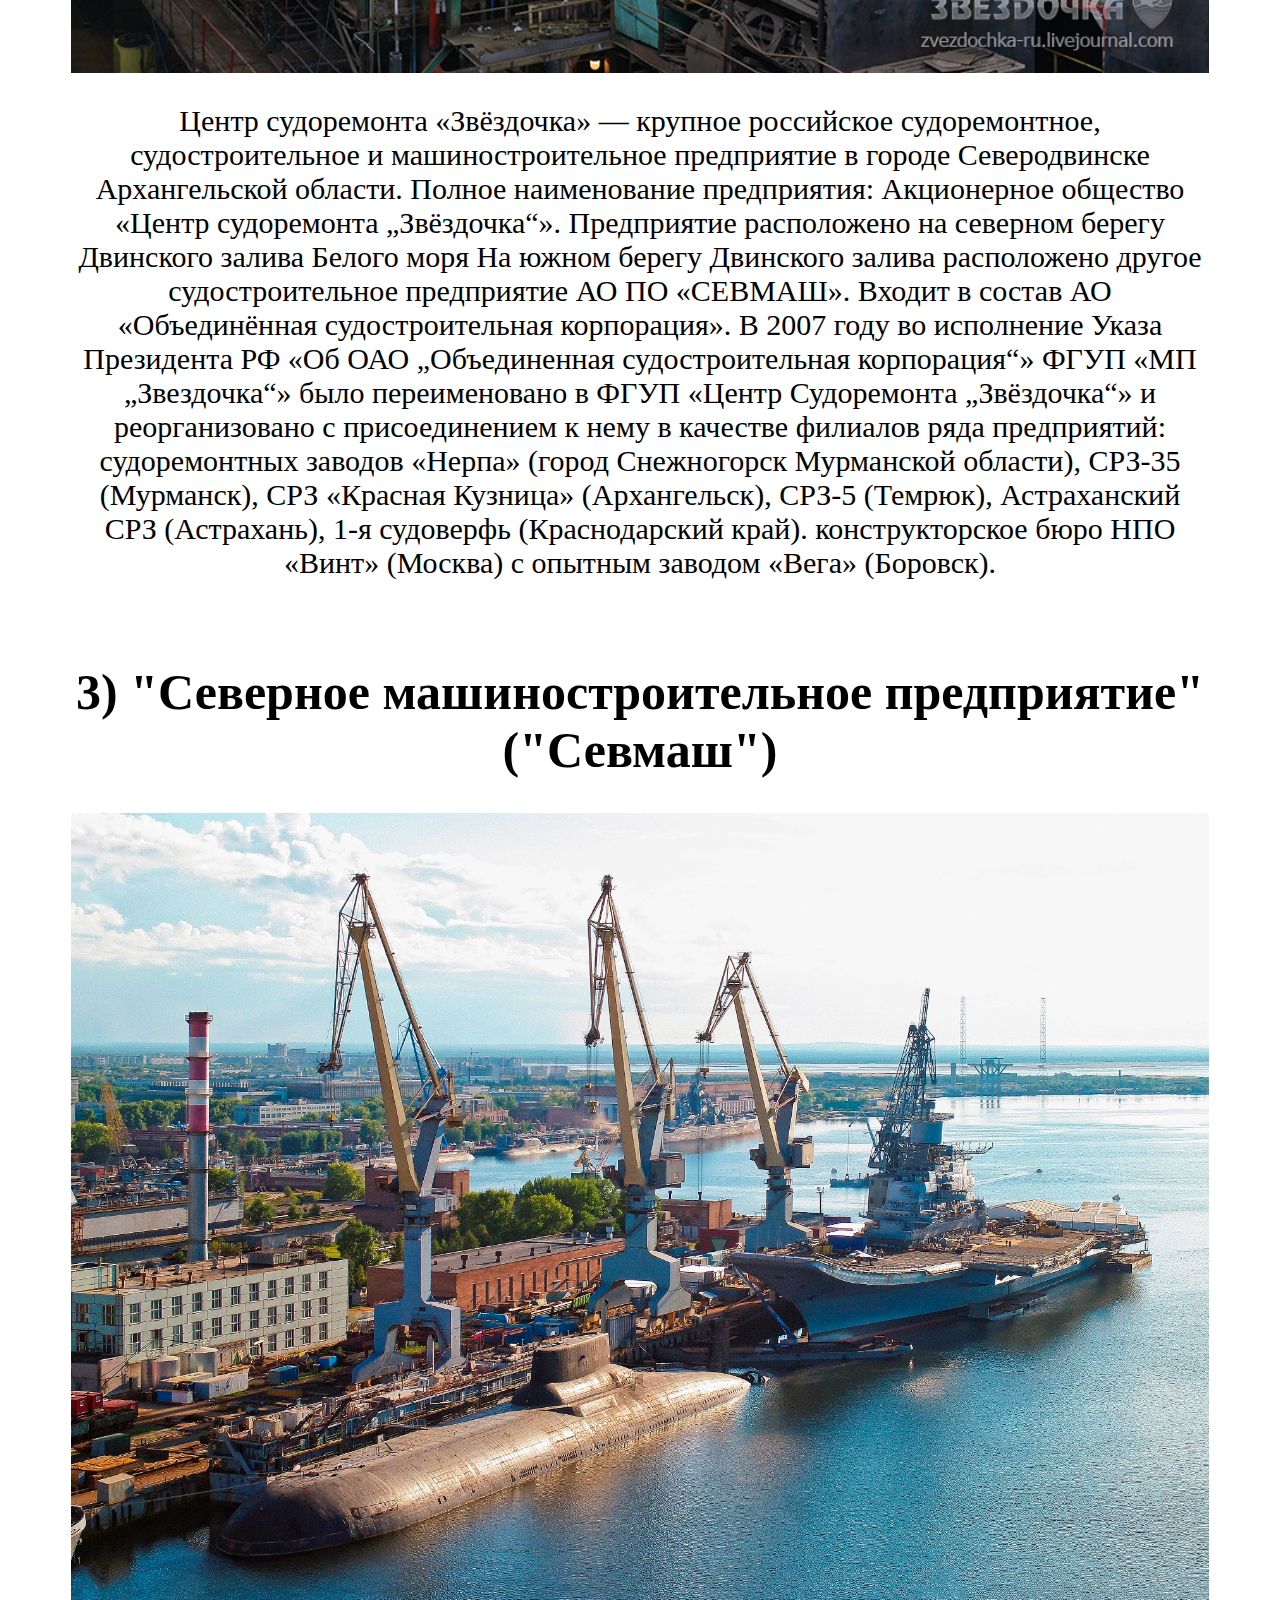
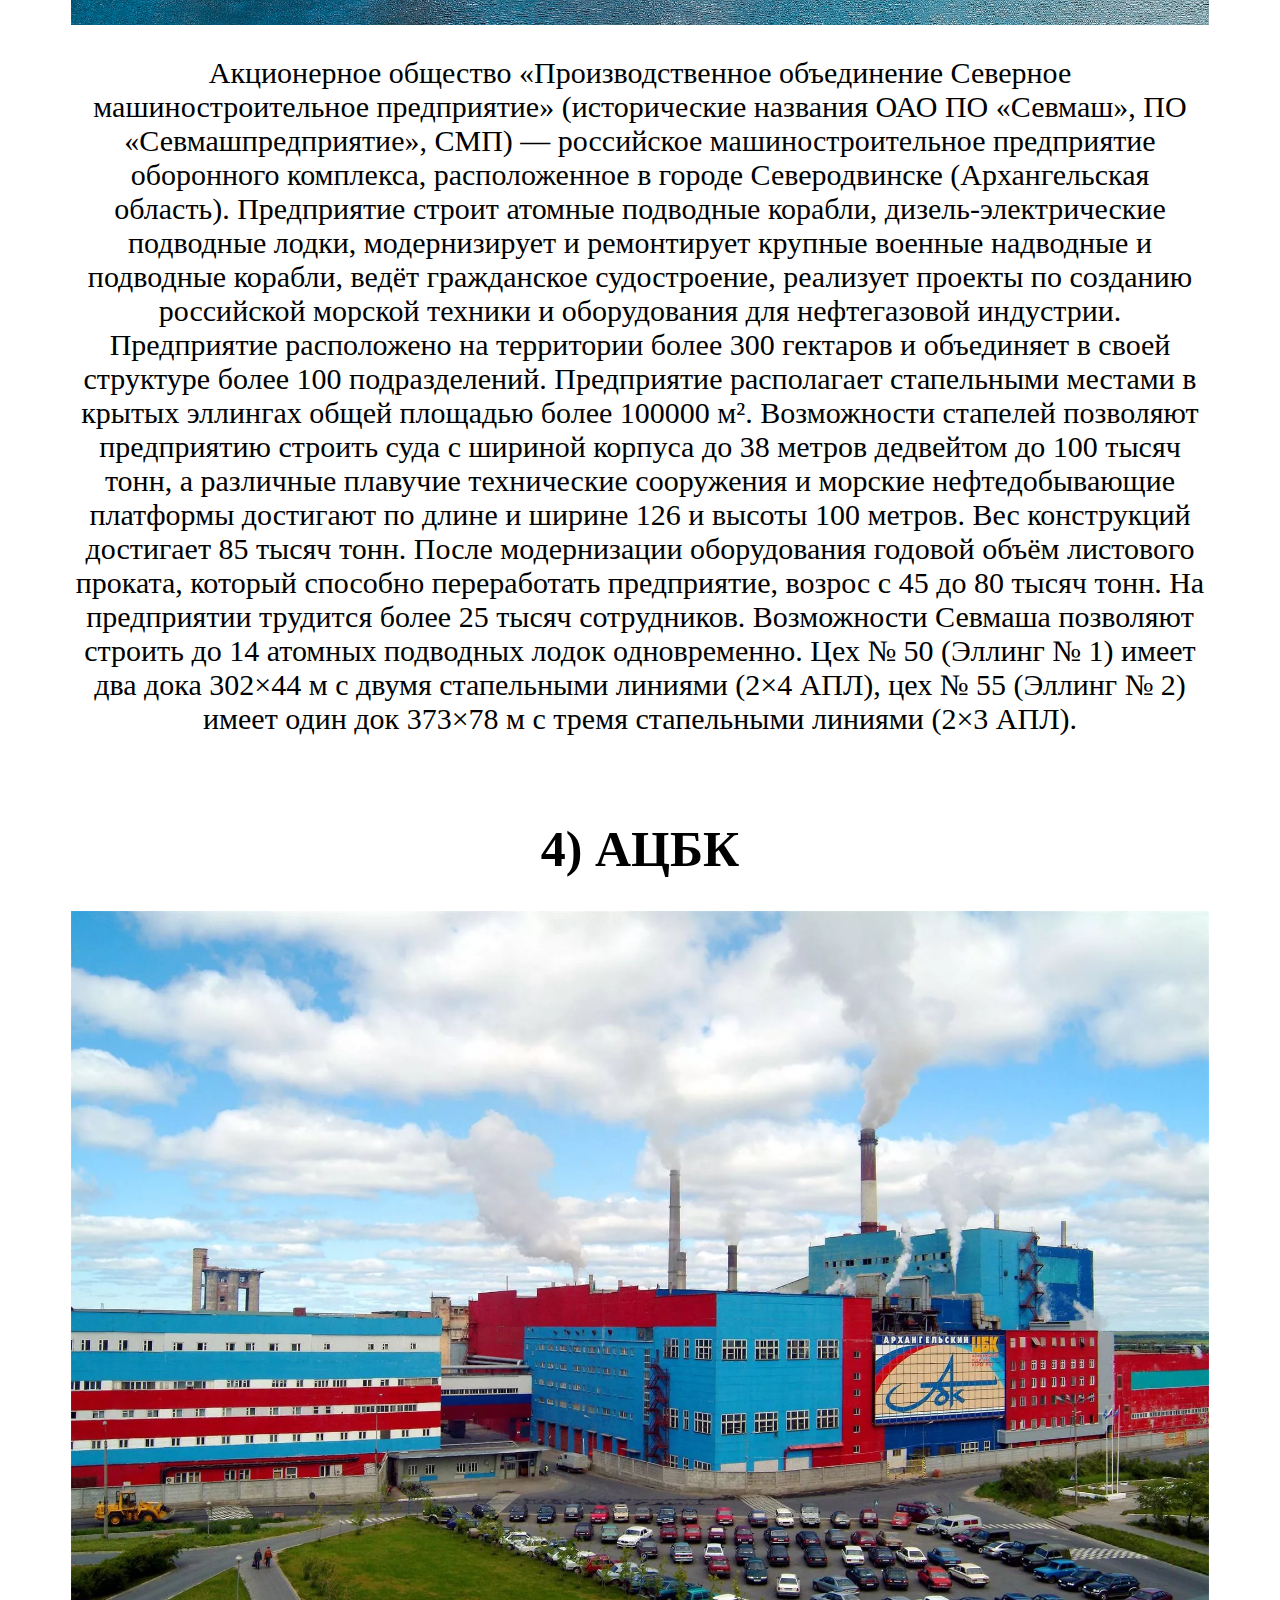
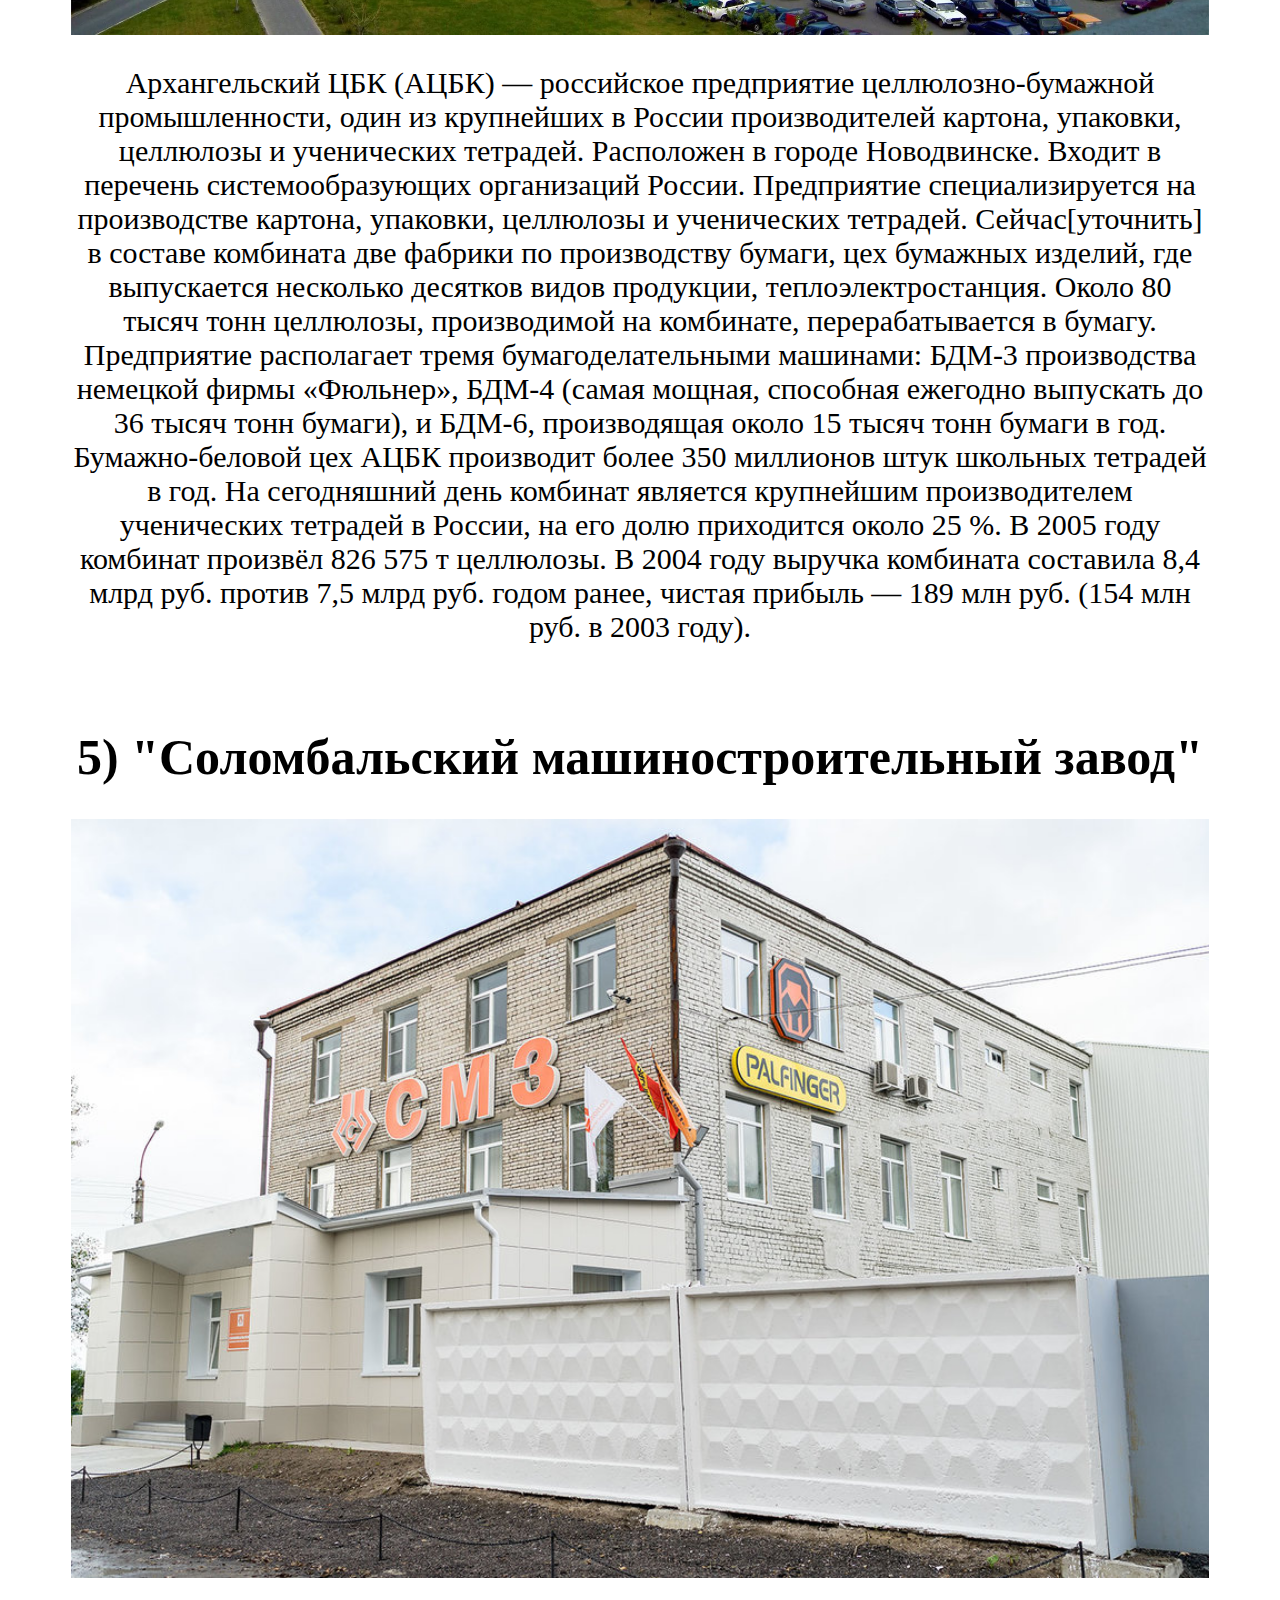
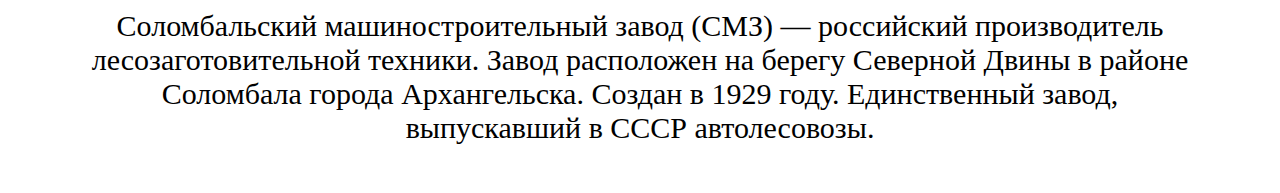
<file: Arkhangelsk/html/important.html>
<!DOCTYPE html>
<html>
<head>
	<link rel="stylesheet" type="text/css" href="../css/menu.css">
	<link rel="stylesheet" type="text/css" href="../css/style.css">
	<link rel="stylesheet" type="text/css" href="../css/important.css">
<title>Наш сайт</title>
</head>

<body>
	<nav>
		<div class="buttons">
			<a href="index.html" class="info">Архангельск</a>
			<a href="attractions.html" class="info">Достопримечательности</a>
			<a href="celebrities.html" class="info">Известные люди</a>
			<a href="important.html" class="info1">Важные объекты области</a>
			<a href="cities.html" class="info">Города области</a>
		</div>
	</nav>
	<p class="h">Важные объекты Архангельской области</p>
	<div class="container">
		<p class="text">	
			Здесь мы собрали 5 самых важных объектов со всей Архангельской области. Они самые разнообразные:от Целлюлозно бумажного комбината до космодрома.
		</p>
	</div>
	<div class="container">
		<h1>1) Космодром "Плесецк"</h1>
		<img src="../img/important/1.jpg">
		<p class="text">	
			Космодром Плесе́цк (1-й Государственный испытательный космодром Министерства обороны Российской Федерации) — советский и российский космодром, обеспечивающий часть российских космических программ, связанных с оборонными, а также прикладными, научными и коммерческими пусками непилотируемых космических аппаратов.
			Космодром расположен в среднетаёжной зоне Восточно-Европейской равнины в центральной части Архангельской области. На западе территория космодрома ограничена железной дорогой «Москва-Архангельск», на севере — рекой Емца. В северо-западной части района расположения космодрома находится город Мирный. Общая площадь космодрома составляет 1762 км², протяжённость с севера на юг — 46 км, с востока на запад — 82 км.[2] Территория космодрома относится к муниципальному образованию городской округ «Мирный», граничащему с Виноградовским, Плесецким и Холмогорским районами Архангельской области.

			Административный и жилой центр космодрома — город Мирный. Численность персонала и населения города Мирный — приблизительно 30 тысяч человек.

			На космодроме эксплуатируются ракеты-носители лёгкого класса «Ангара-1.2», «Союз-2.1в», «Рокот», среднего класса «Союз-2.1а», «Союз-2.1б», тяжёлого класса «Ангара-А5».

			К 2017 году с территории космодрома выведены на околоземные орбиты свыше 2000 космических аппаратов различного назначения, проведено около 1600 пусков ракет-носителей и около 500 пусков межконтинентальных баллистических ракет, испытано 11 космических ракетных комплексов и 60 типов космических аппаратов.
		</p>
	</div>
	<div class="container">	
		<h1>2) Центр судоремонта"Звёздочка"</h1> 
		<img src="../img/important/2.jpg">

		<p class="text">
			Центр судоремонта «Звёздочка» — крупное российское судоремонтное, судостроительное и машиностроительное предприятие в городе Северодвинске Архангельской области. Полное наименование предприятия: Акционерное общество «Центр судоремонта „Звёздочка“».

			Предприятие расположено на северном берегу Двинского залива Белого моря На южном берегу Двинского залива расположено другое судостроительное предприятие АО ПО «СЕВМАШ».

			Входит в состав АО «Объединённая судостроительная корпорация».
			В 2007 году во исполнение Указа Президента РФ «Об ОАО „Объединенная судостроительная корпорация“» ФГУП «МП „Звездочка“» было переименовано в ФГУП «Центр Судоремонта „Звёздочка“» и реорганизовано с присоединением к нему в качестве филиалов ряда предприятий:

			судоремонтных заводов «Нерпа» (город Снежногорск Мурманской области), СРЗ-35 (Мурманск), СРЗ «Красная 	Кузница» (Архангельск), СРЗ-5 (Темрюк), Астраханский СРЗ (Астрахань), 1-я судоверфь (Краснодарский край).
			конструкторское бюро НПО «Винт» (Москва) с опытным заводом «Вега» (Боровск).
		</p>
	</div>
	<div class="container">	 
		<h1>3) "Северное машиностроительное предприятие"("Севмаш")</h1> 
		<img src="../img/important/3.jpg">

		<p class="text">
			Акционерное общество «Производственное объединение Северное машиностроительное предприятие» (исторические названия ОАО ПО «Севмаш», ПО «Севмашпредприятие», СМП) — российское машиностроительное предприятие оборонного комплекса, расположенное в городе Северодвинске (Архангельская область).

			Предприятие строит атомные подводные корабли, дизель-электрические подводные лодки, модернизирует и ремонтирует крупные военные надводные и подводные корабли, ведёт гражданское судостроение, реализует проекты по созданию российской морской техники и оборудования для нефтегазовой индустрии.
			Предприятие расположено на территории более 300 гектаров и объединяет в своей структуре более 100 подразделений.

			Предприятие располагает стапельными местами в крытых эллингах общей площадью более 100000 м². Возможности стапелей позволяют предприятию строить суда с шириной корпуса до 38 метров дедвейтом до 100 тысяч тонн, а различные плавучие технические сооружения и морские нефтедобывающие платформы достигают по длине и ширине 126 и высоты 100 метров. Вес конструкций достигает 85 тысяч тонн.

			После модернизации оборудования годовой объём листового проката, который способно переработать предприятие, возрос с 45 до 80 тысяч тонн.

			На предприятии трудится более 25 тысяч сотрудников.

			Возможности Севмаша позволяют строить до 14 атомных подводных лодок одновременно. Цех № 50 (Эллинг № 1) имеет два дока 302×44 м с двумя стапельными линиями (2×4 АПЛ), цех № 55 (Эллинг № 2) имеет один док 373×78 м с тремя стапельными линиями (2×3 АПЛ).
		</p>
	</div>
	<div class="container">	 
		<h1>4) АЦБК</h1> 
		<img src="../img/important/4.jpg">
		<p class="text">
			Архангельский ЦБК (АЦБК) — российское предприятие целлюлозно-бумажной промышленности, один из крупнейших в России производителей картона, упаковки, целлюлозы и ученических тетрадей. Расположен в городе Новодвинске. Входит в перечень системообразующих организаций России.
			Предприятие специализируется на производстве картона, упаковки, целлюлозы и ученических тетрадей. Сейчас[уточнить] в составе комбината две фабрики по производству бумаги, цех бумажных изделий, где выпускается несколько десятков видов продукции, теплоэлектростанция. Около 80 тысяч тонн целлюлозы, производимой на комбинате, перерабатывается в бумагу.

			Предприятие располагает тремя бумагоделательными машинами: БДМ-3 производства немецкой фирмы «Фюльнер», БДМ-4 (самая мощная, способная ежегодно выпускать до 36 тысяч тонн бумаги), и БДМ-6, производящая около 15 тысяч тонн бумаги в год.

			Бумажно-беловой цех АЦБК производит более 350 миллионов штук школьных тетрадей в год. На сегодняшний день комбинат является крупнейшим производителем ученических тетрадей в России, на его долю приходится около 25 %.

			В 2005 году комбинат произвёл 826 575 т целлюлозы. В 2004 году выручка комбината составила 8,4 млрд руб. против 7,5 млрд руб. годом ранее, чистая прибыль — 189 млн руб. (154 млн руб. в 2003 году).
		</p>
	</div>
	<div class="container">	 
		<h1>5) "Соломбальский машиностроительный завод"</h1> 
		<img src="../img/important/5.jpg">
		<p class="text">
			Соломбальский машиностроительный завод (СМЗ) — российский производитель лесозаготовительной техники. Завод расположен на берегу Северной Двины в районе Соломбала города Архангельска.
			Создан в 1929 году.

			Единственный завод, выпускавший в СССР автолесовозы.
		</p>
	</div>
</body>
</file>
<file: CSS/style.css>
body{
	margin:0;
	font-family: 'Roboto', sans-serif;
	font-size: 16px;
}
a{
	text-decoration: none;
	color: black;
}
.container{
	padding: 0 15%;
}
header{
	display: flex;
	align-items: center;
	height: 100vh;
	justify-content: center;
	background-image: url('../img/background_header.jpg');
	background-attachment: fixed;
	background-repeat: no-repeat;
	background-size: cover;
}
h1{
	color: #E2D8D8;
	font-size: 3em;
	text-align: center;
}
h2{
	text-align: center;
}
.about, .links{
	margin-top: 5%;
	text-align: justify;
	font-size: 1.5em;
}
.logo{
	display: flex;
	align-items: center;
}
.logo img{
	max-width: 200px;
	width: 100	%;
}
.parent{
	display: flex;
	flex-flow: row wrap;
	justify-content: center;
}
.author{
	font-size: 16px;
	color: lightgrey;
}
.item{
	text-align: center;
	color: #680404;
	border: 5px groove #680404;
	border-radius: 3%;
	transition: 0.5s;
	margin:10px;
	background: rgba(255, 222, 173, 0.2);
	flex-basis:30%;
}
.item img{
	width:100%;
}
.item:hover{
	transform: scale(1.05);
	background: transparent;
}
footer{
	margin-top: 50px;
	background-color: rgba(255, 222, 173, 0.6);
	display: flex;
	justify-content: space-between;
	align-items: center;
}
.main_link:hover{
	text-decoration: underline;
}
footer a{
	transform: 5s;
}
footer p{
	margin:0;
	display: flex;
	align-items: center;
}
.social a{
	width: 25px;
	margin:15px;
}
.social a:hover{
	transform: translateY(-2px);
}
</file>
<file: CSS/media.css>
@media(max-width: 800px){
	.logo{
		flex-direction: column;
	}
	footer{
		flex-direction: column;
	}
	.main_link{
		margin:15px 0;
	}
}
@media(max-width: 400px){
	.container{
		padding: 0 2%;
	}
}
</file>
<file: Arkhangelsk/css/menu.css>
.info,.info1{
	display: inline-block;
	width: 19%;
	height: 40px;
	background-color: white;
	border-radius: 10px;
	text-align: center;
	padding-top: 15px;
	margin: auto;
	text-decoration: none;
	color: black;
	padding-right: 0;
	padding-left: 0;
}
.info1{
	background-color: red;
	color: white;
}
.buttons{
	background-color: white;
	padding: auto;
	width: 100%;
	text-align: center;	
}
.info:hover{
	background-color: black;
	color: white;
}
</file>
<file: Arkhangelsk/css/style.css>
body{
	background-image: url("../img/index/проект2.png");
		background-repeat: no-repeat;
	background-position: center;
	background-attachment: fixed;
}
.h{
	text-align: center;
	margin-top: 500px;
	color: white;
	font-size: 50px;
}
.container{
	width: 90%;
	padding:10px;
	background-color: white;
	color: black;
	font-size: 5px;
	margin: 0 auto;


}
.text, li{
	color: black;
	font-size: 30px;
}
h1{
	text-align: center;
	color: black;
	font-size: 50px;
}
img{
	width: 100%;
	height: 100%;
	margin: auto;
}
</file>
<file: Leninog_style.css>
html,body{
	margin: 0;
	padding: 0;
	/*background-image: url("img/nebo.jpg");
	background-repeat: no-repeat;
	background-size: 100%;*/
}
a{
	text-decoration: none;
	color: black;
	padding: 20px 40px;
}
a:hover{
	background-color: #ccc;
}
li{
	display: inline-block;
	padding: 20px 40px;
}
header{
	text-align: center;
}
.name-city{
	background-image: url("img/Leninog/lenin.jpg");
	text-align: center;
	color: white;
	padding: 200px 0;
	background-repeat: no-repeat;
	background-position: center top;
}
#about,#history,#celebrities{
	max-width: 1200px;
	margin:0 auto;
	padding: 40px 0;
}
h2{
	text-align: center;
}
#about img{
	float: right;
	margin: 30px;
	margin-top:0;
}
#celebrities {
	text-align: center;
}

.people{
	display: inline-block;
	width: 20%;
	min-width: 340px;
	box-shadow: 0 2px 5px gray;
	margin: 20px 10px;
	padding: 20px;
	text-align: left;
}
.people img{
	width: 100%;
}
.people h3{
	font-weight: 400;
	font-size: 24px;

}
.husainov{
	height: 245px;
}
footer p{
	padding: 0;
	margin: 0;
	display: flex;
	justify-content: center;
}
#history img{
	float: right;
	width: 500px;
	margin-left: 20px;
}
p{
	text-align: justify;
}
</file>
<file: CSS/Min_vody.css>
body{
	margin: 0;
	font-size: 15px;
	line-height: 1;
}

#header{
	color: #3CB371;
	text-align: left;
	padding: 100px 100px 320px;
	background-image: url('../img/Min_vody/змейка.jpg');
		background-position: top center;
		background-repeat: no-repeat;
		background-attachment: fixed;
		background-size: contain;
	position: relative;
}

#header h1{
	font-size: 48px;

}

#header h3{
	color: black;
	text-decoration: underline;
	font-size: 20px;
	background-color: white;
	padding: 8px 10px;
	width: 15%;
	position: absolute;
	/*top: -105px;
	left: 1300px;*/
	right: 20px;
}

#header p{
	font-size: 20px;
	position: absolute;
	/*top: 90px;
	left: 1300px;*/
	bottom: 40px;
	right: 20px;

}

#header a{
	color: #3CB371;
	font-size: 18px;
	position: absolute;
	top: 20px;
}

.menu{
	margin: 0;
	background-color: #5F9EA0;
	width: 160px;
	padding: 1px 30px;
	position: sticky;
	top: 0;
	height: 100%;
	position: fixed;
}

.menu a{
	width: 100%;
	display: block;
	text-decoration: none;
	padding: 8px 5px;
}

.menu a, .tidings a:hover{
	text-decoration: underline;
}

.menu h3, .menu a{
	color: #F8F8FF;
	font-size: 18px;
}

.main h3{
	color: #2E8B57;
	font-size: 40px;
	margin-top: 10px;
	margin-bottom: 10px;
	margin-left: 10px;
	width: 35%;
	text-align: left;
}

.main{
	margin-left: 240px;
	margin-right: 40px;
	text-align: justify;
}

#district img{
	width: 35%;
	float: left;
	padding: 10px 20px;
}

#district p{
	font-size: 20px;
	padding: 0 14px;
}

#news{
	text-align: center;
}

.tidings{
	display: inline-block;
  	width: 45%;
  	margin: 10px;
  	border: 2px solid #5F9EA0;
  	vertical-align: top;
  	min-height: 476px;
}

.tidings a{
	color: #2E8B57;
	text-decoration: none;
	font-size: 25px;
	padding: 20px 8px;
}

.tidings img{
	width: 45%;
	padding: 8px 16px;
}

.tidings p{
	font-size: 18px;
	margin: 15px;
	text-align: justify;
}

#obyavlenia{
	margin: 0;
	text-align: center;
}

.obyavlenie{
	display: inline-block;
	background-color: #F1F1F1;
	width: 30%;
	padding: 10px 15px;
	margin: 20px 10px;
	min-height: 400px;
	vertical-align: top; 
}

.obyavlenie p{
	font-size: 20px;
	text-align: justify;
}

.obyavlenie h3{
	width: 100%;
	font-size: 30px;
	color: #4682B4;
	margin-top: 0;
	margin-bottom: 0;
}

#gallery{
	padding: 40px 0;
}

.images{
	text-align: center;
}

.images img{
	margin: 40px;
	border: 3px solid;
	width: 40%;
}

#img1{
	border-color: blue;
}

#img2{
	border-color: yellow;
}

#img3{
	border-color: green;
}

#img4{
	border-color: #CD5C5C;
}

#form {
  background-color: #F1F1F1;
  text-align: center;
  padding: 10px 0;
}

/*#form p, #form hr{
	position: relative;
	bottom: 60px;
}*/

#form p{
	font-size: 20px;
}

#form h3{
	color: #5F9EA0;
}

.contact-info {
  text-align: left;
  padding-left: 20px;
  background-position: left center;
  background-repeat: no-repeat;
  background-size: 18px 18px;
  margin-left: 4%;
}

#form input {
  padding: 8px;
  width: 90%;
  border: none;
  outline: none;
}

#form button {
  background-color: #5F9EA0;
  border-radius: 5px;
  color: white;
  padding: 16px 16px;
  border: none;
  outline: none;
}

#form button:hover {
  background-color: white;
  color: black;
}
</file>
<file: CSS/Omsk_style.css>
.cc1 img{
	border-radius: 70px;
	margin: 0.1px;
	width: 50%;

}
.cc1{
text-align: center;
}
body{
	background-image:url('../img/Omsk/bgc.jpg');

	
	
}
hr{
	border: 5px solid #45015d;
	border-radius: 4px;
	}
	h1{
		color: #8B0000;
	}
	h2{
		color: #4B0082;
	}
	h3{
		color: #00008B;
	}
</file>
<file: CSS/perm_style.css>
@font-face {
	font-family: 'Yanone Kaffeesatz';
	src: url('../font/YanoneKaffeesatz-VariableFont_wght.ttf');
}
body {
	font-family: 'Yanone Kaffeesatz';
	src: url('../font/YanoneKaffeesatz-VariableFont_wght.ttf');
	background-color: #ffd20a;
	color: black;
	margin: 0;
}
.H1 {
	text-align: center;
    background-color: black;
    color: white;
    padding: 200px 0;
    background-image: url('../img/Perm/bg.jpg');
    background-position: top center;
    background-repeat: no-repeat;
    background-attachment: fixed;
}
h1 {
	font-size: 40px;
	text-align: center;
}
h2 {
	font-size: 40px;
	text-align: center;
}                                                       
.map {
	text-align: center;
	font-size: 30px;
}
.dos a{
	text-decoration: none;
    color: black;
    display: inline-block;
    width: 300px;
    padding: 1%;
    font-weight: lighter;
    border: 2px solid black;
    border-radius: 25px;
    margin: 2%;
}
.dos a:hover{
	background-color: #FFFCB4;
    color: white;
}
.dos {
	text-align: center;
}
.dos img {
	width: 80%;
}
.dos p {
	font-size: 30px;
	margin: 5px;
}
iframe {
	width: 100%;
}
@media (max-width: 600px) {
    body{
        margin: 0;
    }
    .dos a {
    	width: 90%;
    }
    .dos {
    	text-align: center;
    }
	.map {
		width: 95%;
		margin: auto;
    }
}
</file>
<file: CSS/Piter_style.css>
body{
	font-family: 'Noto Sans', sans-serif;
	margin: 0px;
	background-color: aliceblue;
	
	
}
nav{
	display: flex;
	width: 100%;
	
}
nav a:hover{
	transform: rotate(360deg);
}
header{
	display: flex;
	align-items: center;
	justify-content: space-around;
	width: 100%;
	border-bottom: 1px solid black;
	position: fixed;
	padding: 0% 5%;
	background-color: aliceblue;
	
	
}
header img{
	width:75px;
	height:70px;
	margin-top: 10px;
}
nav a {
	text-decoration: none;
	font-size: 25px;
	font-weight: 600;
	margin: 0px 205px;
	color: #2A3D8F;
	transition: 1s;

}
.slogan{
height: 486px;
background-image: url("../img/Piter/welcome.jpg");
background-repeat: no-repeat;
background-position: center;
display: flex;
align-items: center;
justify-content: center;
}
.slogan h1{
	color: white;
	text-align: center;
}
h2{
	color:#2A3D8F;
	font-size: 36px;
	line-height: 50px;
	text-align: center;
}
h3{
	font-size: 30px;
	line-height: 50px;
}
#about{
	padding: 0% 5%;
}
#about img{
	height: 390px;
	margin: 15px;
	border-radius: 5px;
	box-shadow: 0 0 5px black;
}
#about div{
	text-align: justify;
}
#gallery{
	display: flex;
	justify-content: center;
	flex-wrap: wrap;
	padding: 0% 5%;
}
#gallery img{
	margin: 50px;
	border-radius: 5px;
	box-shadow: 0 0 5px black;
}
section{
	display: flex;
}
#covid{
	padding: 0% 5%;
	text-align: justify;
	display: flex;
	justify-content: center;
}
.first{
	width: 25%;
	height: 400px;
	background-color: rgb(220 220 220);
	padding: 0 15px;
	margin-right: 50px;
	
}
.second{
	width: 25%;
	height: 400px;
	background-color: rgb(220 220 220);
	padding: 0 15px;
	margin-left: 50px;
	
}
footer{
	background-color: #B5D4C5;
	margin-top: 20px;
	height: 60px;

}
.footer{
	display: flex;
	justify-content: space-around;
	align-items: center;
	padding: 15px 0;
	

}
.heshteg {
	text-transform: uppercase;
	font-weight: bold;
	font-size: 22px;
	margin: 0;
}
.year{
	font-size: 14px;
	margin: 0;
}
</file>
<file: CSS/ufa_style.css>
.header-content{
	display: flex;
	justify-content: space-around;
	font-family: Montserrat;
	color: #66EEFF;
}
.left img{
	width: 140px;
}
header .right{
	margin-top: 15px;
}
#menu-content{
	display: flex;
	justify-content: space-around;
	font-family: Montserrat;
}
#menu-content a{
	text-decoration: none;
	color: black;
}
#h1ogorode, #h1tradicii, #h1prois{
	text-align: center;
	font-family: Montserrat;
	margin-top: 55px;
	color: #4eff37;
}
#ogorode{
	width: 800px;
	text-align: center;
	margin-left: 350px;
	font-size: 20px;
}
span{
	font-family: cursive;
	font-weight: bold;
}
.tradicii, .prois{
	width: 800px;
	text-align: center;
	margin-left: 350px;
	font-size: 20px;
}
.salavat{
	text-align: center;
}
.salavat img{
	border-radius: 30px;
	box-shadow: 0 0 6px 3px;
}
.imgoriginal{
	text-align: center;
}
.imgoriginal img{
	border-radius: 30px;
	box-shadow: 0 0 6px 3px;
}
</file>
<file: Arkhangelsk/css/attractions.css>
body{
	background-image: url(../img/attractions/проект.png);
		background-repeat: no-repeat;
	background-position: center;
	background-attachment: fixed;
}
.h{
	text-align: center;
	margin-top: 500px;
	color: white;
	font-size: 50px;
}
.container{
	width: 90%;
	padding:10px;
	background-color: white;
	color: black;
	font-size: 5px;
	margin: 0 auto;
	display: block;
	text-align: center;


}
.text, li{
	color: black;
	font-size: 30px;
}
h1{
	text-align: center;
	color: black;
	font-size: 50px;
}
img{
	height: 99%;
	margin: auto;
	width: 99%;
}
</file>
<file: Arkhangelsk/css/celebrities.css>
body{
	background-image: url(../img/celebrities/проект.png);
		background-repeat: no-repeat;
	background-position: center;
	background-attachment: fixed;
}
.h{
	text-align: center;
	margin-top: 500px;
	color: black;
	font-size: 50px;
}
.container{
	width: 90%;
	padding:10px;
	background-color: white;
	color: black;
	font-size: 5px;
	margin: 0 auto;
	display: block;
	text-align: center;


}
.text, li{
	color: black;
	font-size: 30px;
}
h1{
	text-align: center;
	color: black;
	font-size: 50px;
}
img{
	height: 49%;
	margin: auto;
	width: 49%;
}
</file>
<file: Arkhangelsk/css/cities.css>
body{
	background-image: url(../img/cities/проект.png);
		background-repeat: no-repeat;
	background-position: center;
	background-attachment: fixed;
}
.h{
	text-align: center;
	margin-top: 500px;
	color: white;
	font-size: 50px;
}
.container{
	width: 90%;
	padding:10px;
	background-color: white;
	color: black;
	font-size: 5px;
	margin: 0 auto;
	display: block;
	text-align: center;


}
.text, li{
	color: black;
	font-size: 30px;
}
h1{
	text-align: center;
	color: black;
	font-size: 50px;
}
img{
	height: 33%;
	margin: auto;
	width: 33%;
}
</file>
<file: Arkhangelsk/css/important.css>
body{
	background-image: url(../img/important/проект.png);
		background-repeat: no-repeat;
	background-position: center;
	background-attachment: fixed;
}
.h{
	text-align: center;
	margin-top: 500px;
	color: white;
	font-size: 50px;
}
.container{
	width: 90%;
	padding:10px;
	background-color: white;
	color: black;
	font-size: 5px;
	margin: 0 auto;
	display: block;
	text-align: center;


}
.text, li{
	color: black;
	font-size: 30px;
}
h1{
	text-align: center;
	color: black;
	font-size: 50px;
}
img{
	height: 100%;
	margin: auto;
	width: 100%;
}
</file>
